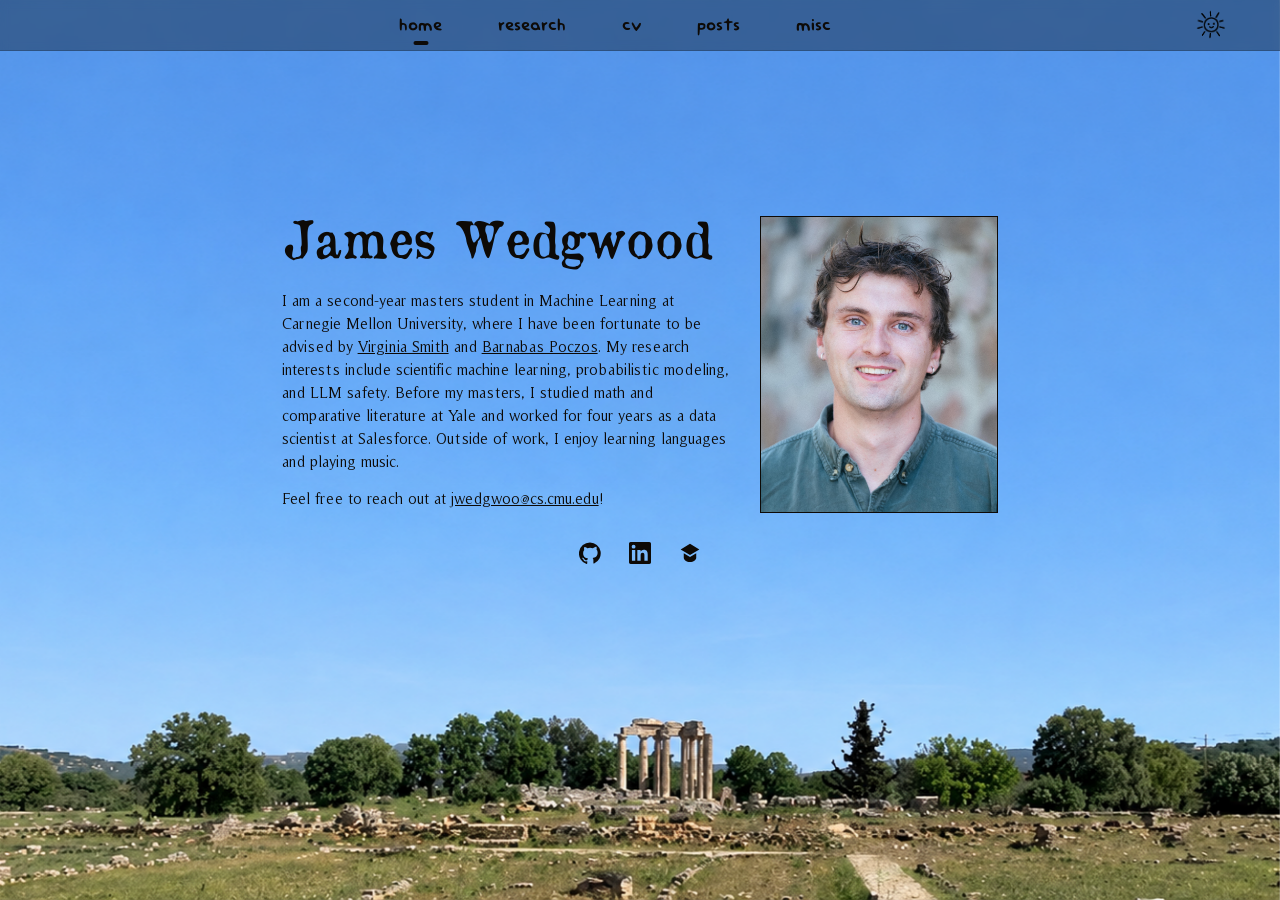
<file: index.html>
<!doctype html>
<html lang="en">
  <head>
    <meta charset="utf-8">
    <meta name="viewport" content="width=device-width, initial-scale=1">
    <title>James Wedgwood</title>
    <link rel="icon" href="images/icons/favicon.ico" sizes="any">
    <link rel="icon" type="image/png" href="images/icons/favicon.png">
    <link rel="stylesheet" href="styles.css">
    <meta name="google-site-verification" content="JQlSqmJNOlX6YoUoOSlQaS-0-WP0K-hkLyqN39aox_g" />
  </head>
  <body>
    <div class="background background-day" aria-hidden="true"></div>
    <div class="background background-night" aria-hidden="true"></div>

    <header class="site-header">
      <nav class="site-nav" aria-label="Primary navigation">
        <a class="nav-link glow-blue" href="index.html" aria-current="page">home</a>
        <a class="nav-link glow-yellow" href="research.html">research</a>
        <a class="nav-link glow-pink" href="james-wedgwood-cv-2026-09.pdf" target="_blank" rel="noopener" type="application/pdf">cv</a>
        <a class="nav-link glow-orange" href="posts.html">posts</a>
        <a class="nav-link glow-green" href="languages.html">misc</a>
      </nav>

      <button class="theme-toggle" type="button" aria-label="Switch to night mode" aria-pressed="false">
        <img class="theme-icon theme-icon-day" src="images/icons/sun-toggle.png" alt="">
        <img class="theme-icon theme-icon-night" src="images/icons/moon-toggle.png" alt="">
      </button>
    </header>

    <main class="home">
      <section class="intro" aria-labelledby="page-title">
        <img class="headshot" src="images/James%20Wedgwood.JPEG" alt="James Wedgwood">
        <h1 id="page-title">James Wedgwood</h1>
        <div class="intro-copy">
          <p>
            I am a second-year masters student in Machine Learning at Carnegie Mellon University,
            where I have been fortunate to be advised by <a href="https://www.cs.cmu.edu/~smithv/">Virginia Smith</a>
            and <a href="https://www.cs.cmu.edu/~bapoczos/">Barnabas Poczos</a>. My research interests include scientific machine learning,
            probabilistic modeling, and LLM safety. Before my masters, I studied math and comparative literature at Yale
            and worked for four years as a data scientist at Salesforce.
            Outside of work, I enjoy learning languages and playing music.
          </p>
          <p>
            Feel free to reach out at <a href="mailto:jwedgwoo@cs.cmu.edu">jwedgwoo@cs.cmu.edu</a>!
          </p>
        </div>

        <div class="social-links" aria-label="Social links">
          <a class="social-link" href="https://github.com/jtbwedgwood" aria-label="GitHub">
            <svg viewBox="0 0 24 24" aria-hidden="true">
              <path d="M12 .5A12 12 0 0 0 8.2 23.9c.6.1.8-.3.8-.6v-2.2c-3.3.7-4-1.4-4-1.4-.5-1.3-1.3-1.7-1.3-1.7-1.1-.7.1-.7.1-.7 1.2.1 1.8 1.2 1.8 1.2 1.1 1.8 2.8 1.3 3.5 1 .1-.8.4-1.3.8-1.6-2.6-.3-5.4-1.3-5.4-5.9 0-1.3.5-2.4 1.2-3.2-.1-.3-.5-1.6.1-3.2 0 0 1-.3 3.3 1.2a11.4 11.4 0 0 1 6 0C18 4.8 19 5.1 19 5.1c.6 1.6.2 2.9.1 3.2.8.8 1.2 1.9 1.2 3.2 0 4.6-2.8 5.6-5.4 5.9.4.4.8 1.1.8 2.2v3.3c0 .3.2.7.8.6A12 12 0 0 0 12 .5Z"></path>
            </svg>
          </a>
          <a class="social-link" href="https://www.linkedin.com/in/james-wedgwood-a97592157/" aria-label="LinkedIn">
            <svg viewBox="0 0 24 24" aria-hidden="true">
              <path d="M20.4 20.4h-3.6v-5.7c0-1.4 0-3.1-1.9-3.1s-2.2 1.5-2.2 3v5.8H9.1V8.8h3.5v1.6h.1a3.8 3.8 0 0 1 3.4-1.9c3.7 0 4.3 2.4 4.3 5.5v6.4ZM5 7.2a2.1 2.1 0 1 1 0-4.2 2.1 2.1 0 0 1 0 4.2Zm1.8 13.2H3.2V8.8h3.6v11.6ZM22.2 0H1.8C.8 0 0 .8 0 1.8v20.4C0 23.2.8 24 1.8 24h20.4c1 0 1.8-.8 1.8-1.8V1.8c0-1-.8-1.8-1.8-1.8Z"></path>
            </svg>
          </a>
          <a class="social-link" href="https://scholar.google.com/citations?hl=en&amp;user=WwxrjTkAAAAJ" aria-label="Google Scholar">
            <svg viewBox="0 0 24 24" aria-hidden="true">
              <path d="M12 2 1.8 8.1 12 14.2l10.2-6.1L12 2Zm0 14.4L5.2 12.3v4.5c0 2.7 3 4.9 6.8 4.9s6.8-2.2 6.8-4.9v-4.5L12 16.4Z"></path>
            </svg>
          </a>
        </div>
      </section>
    </main>

    <script src="script.js"></script>
  </body>
</html>
</file>
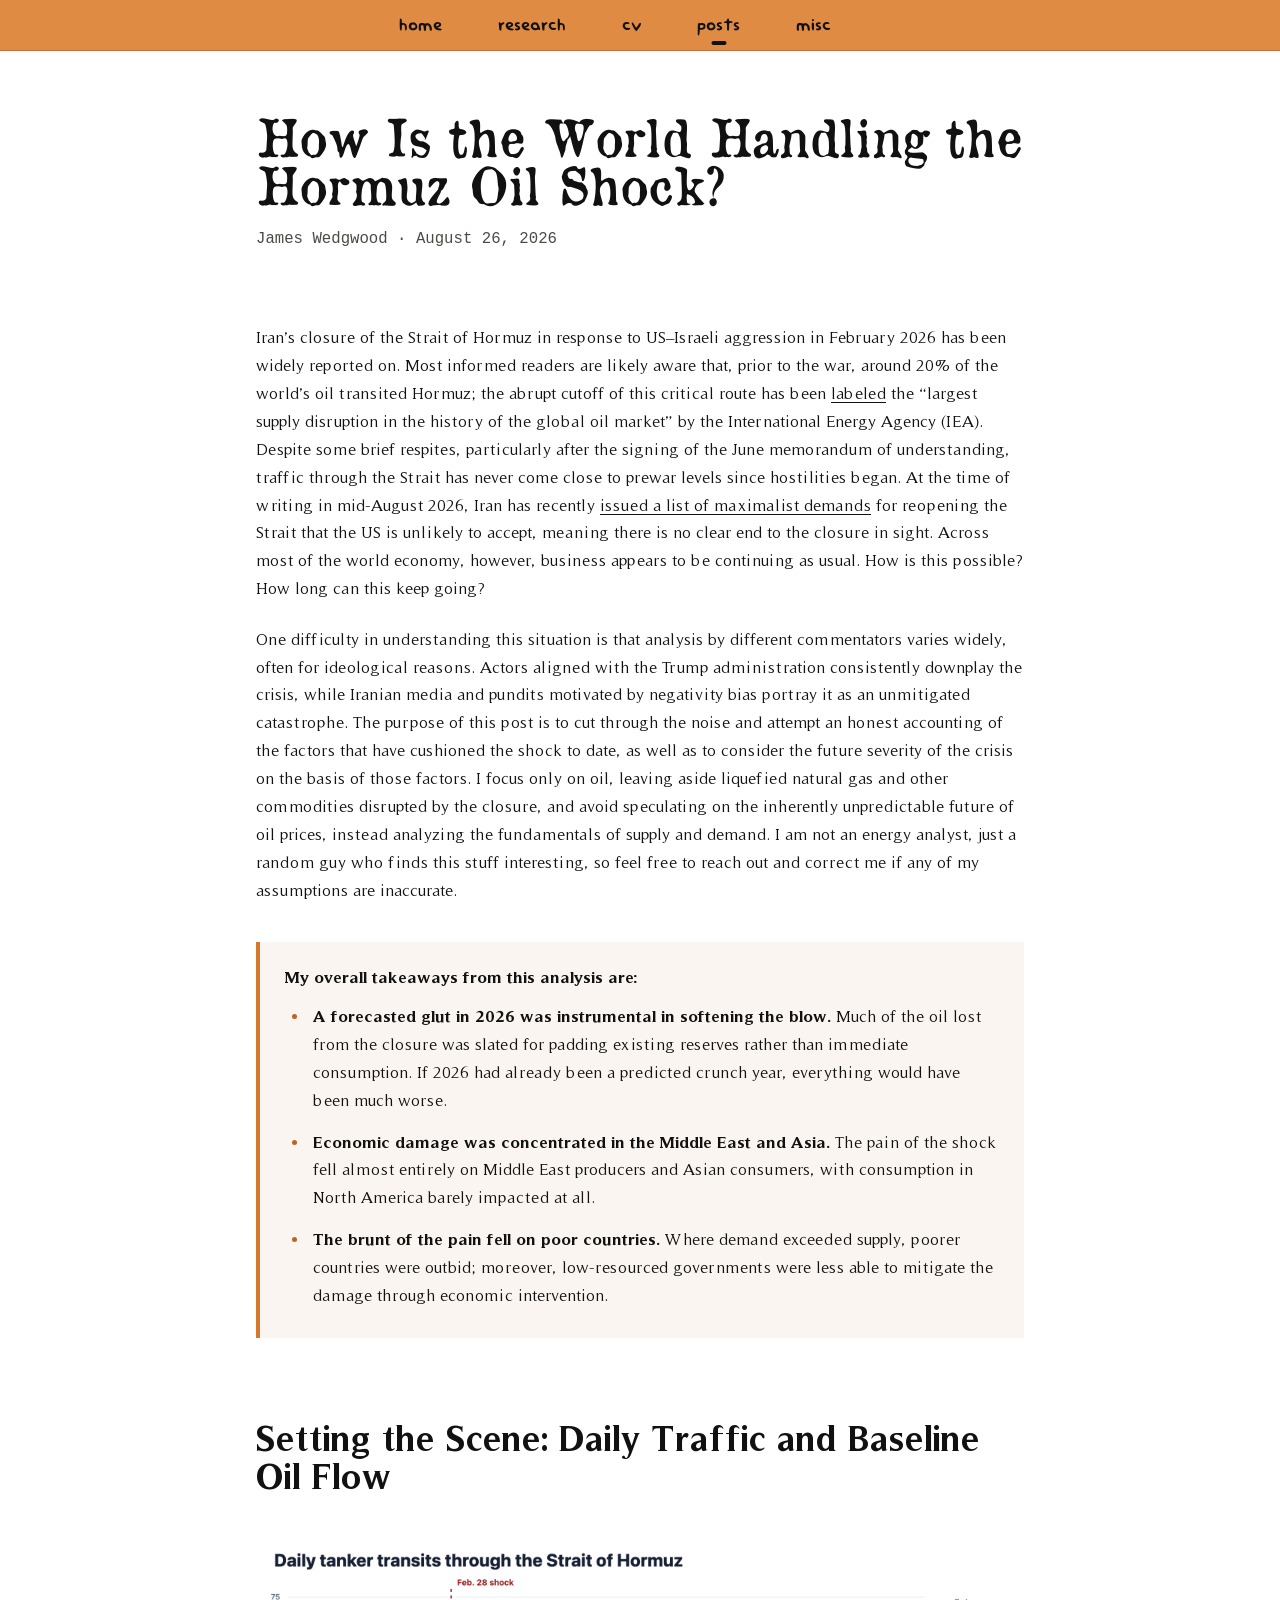
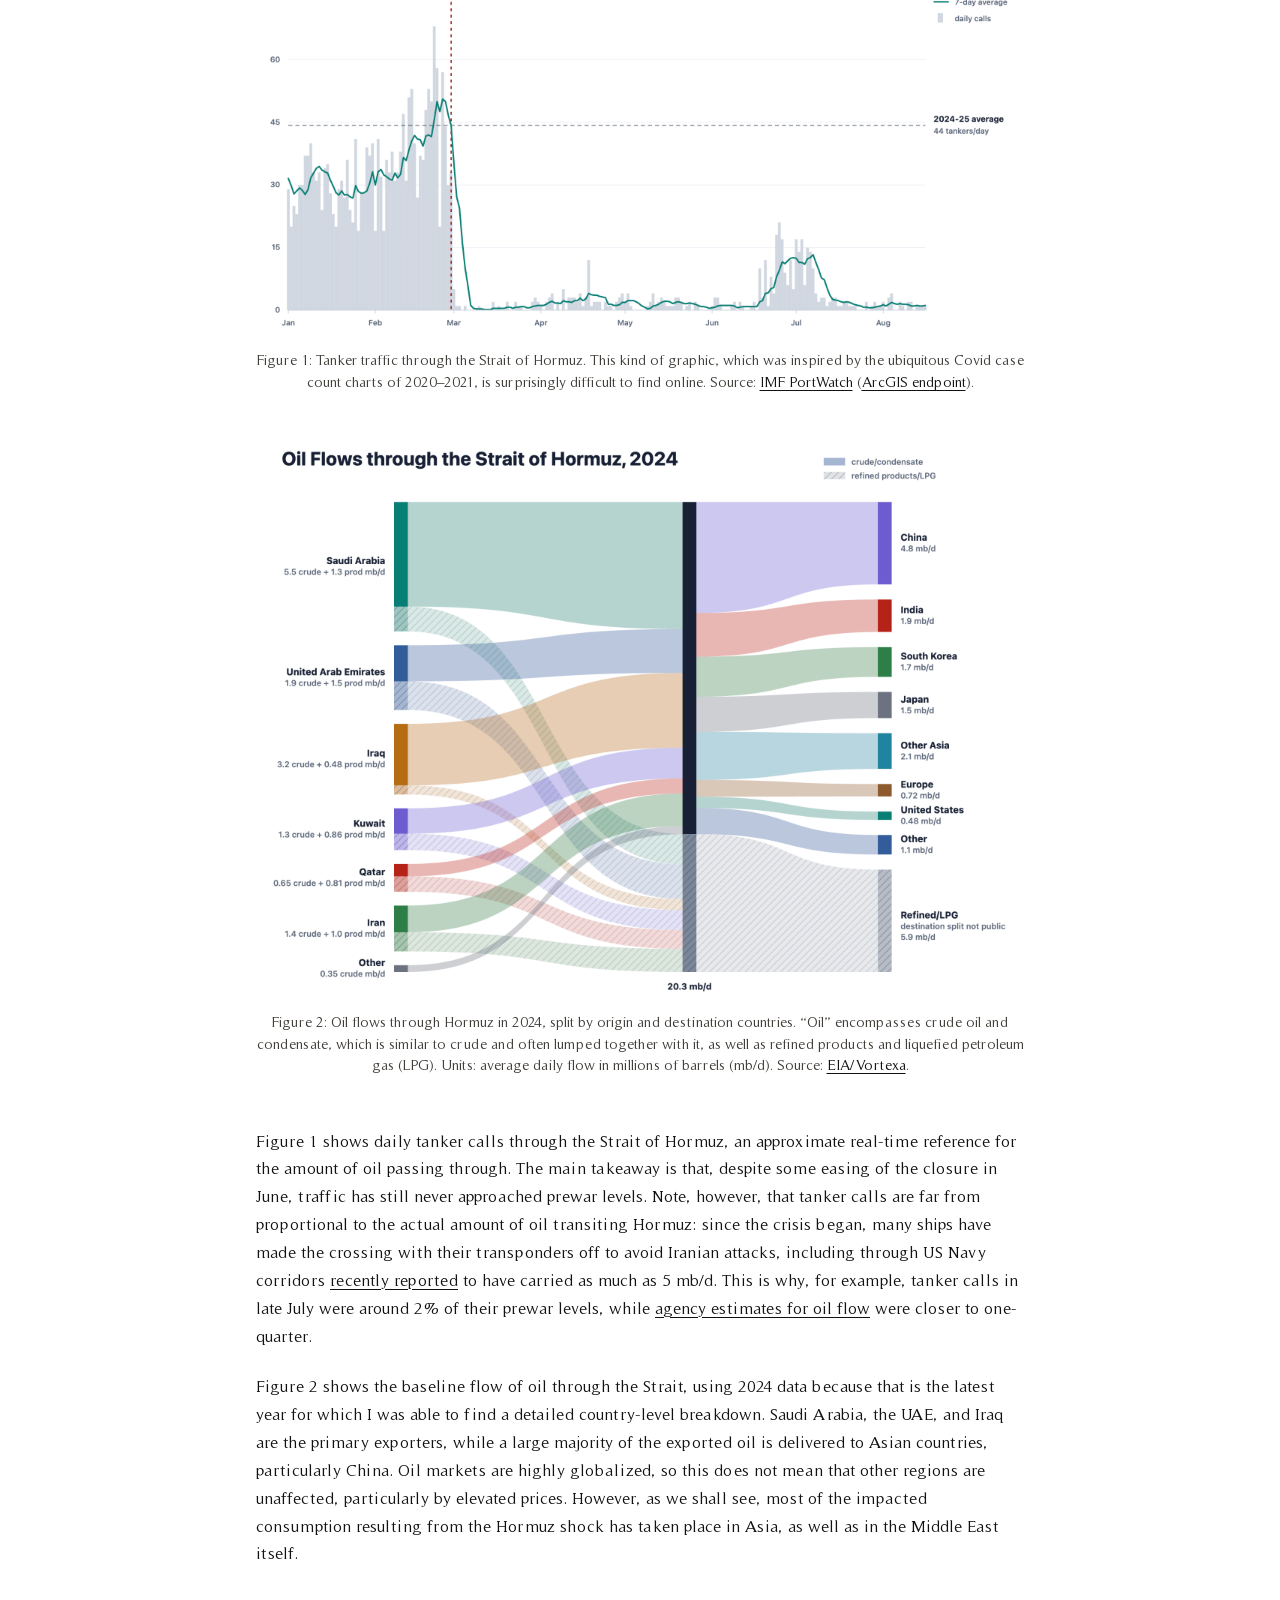
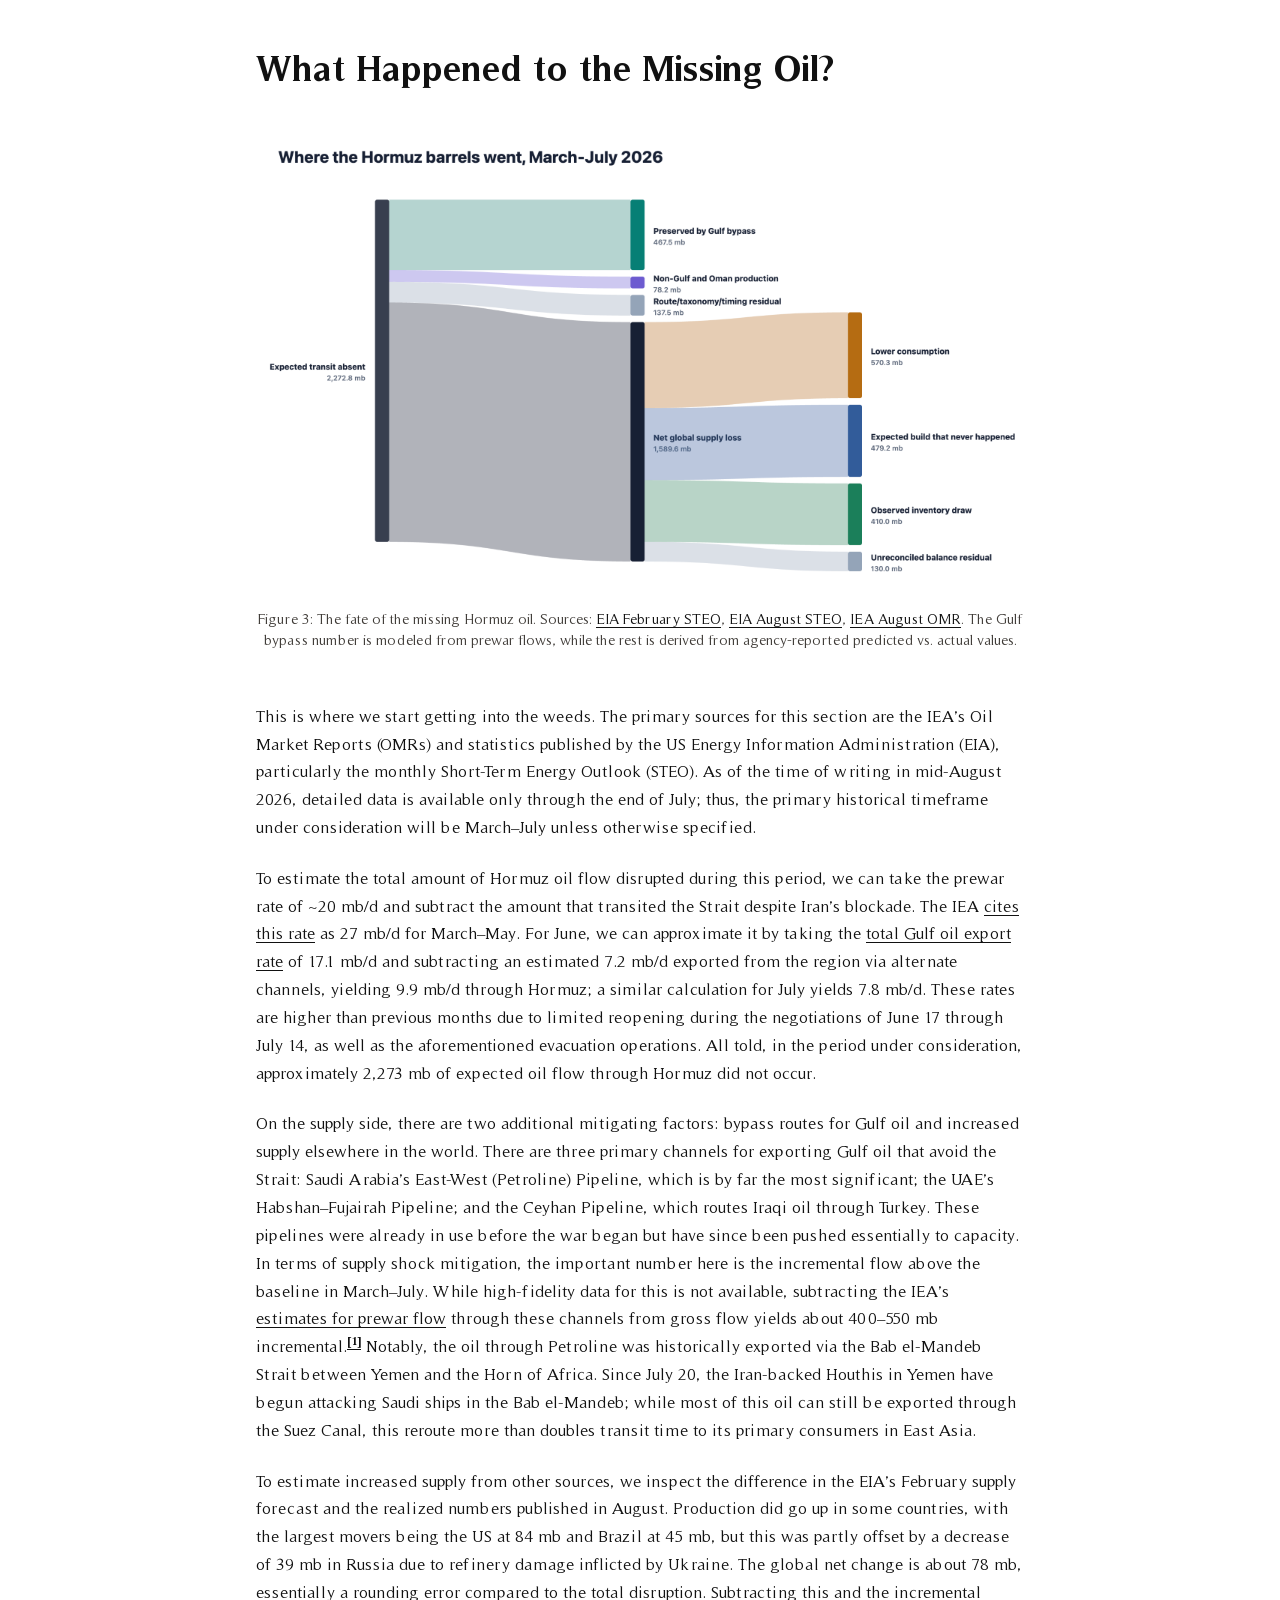
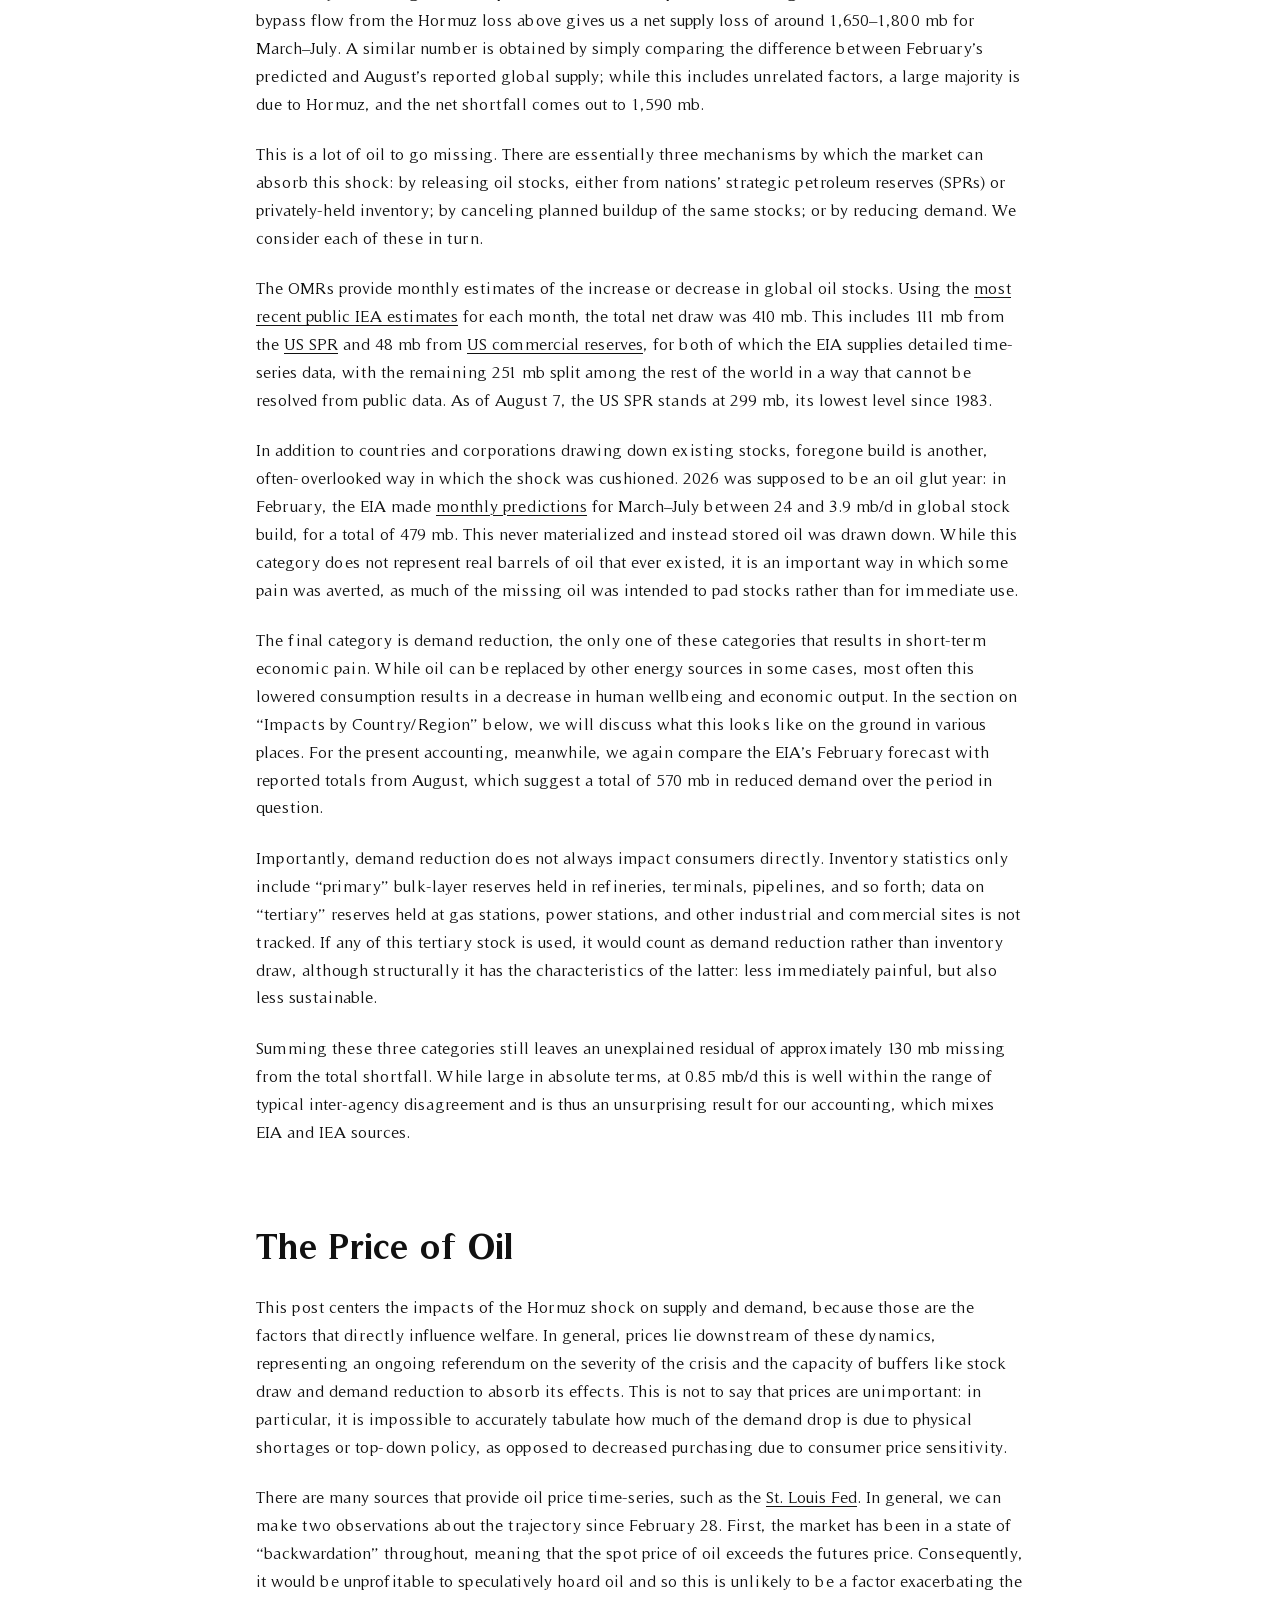
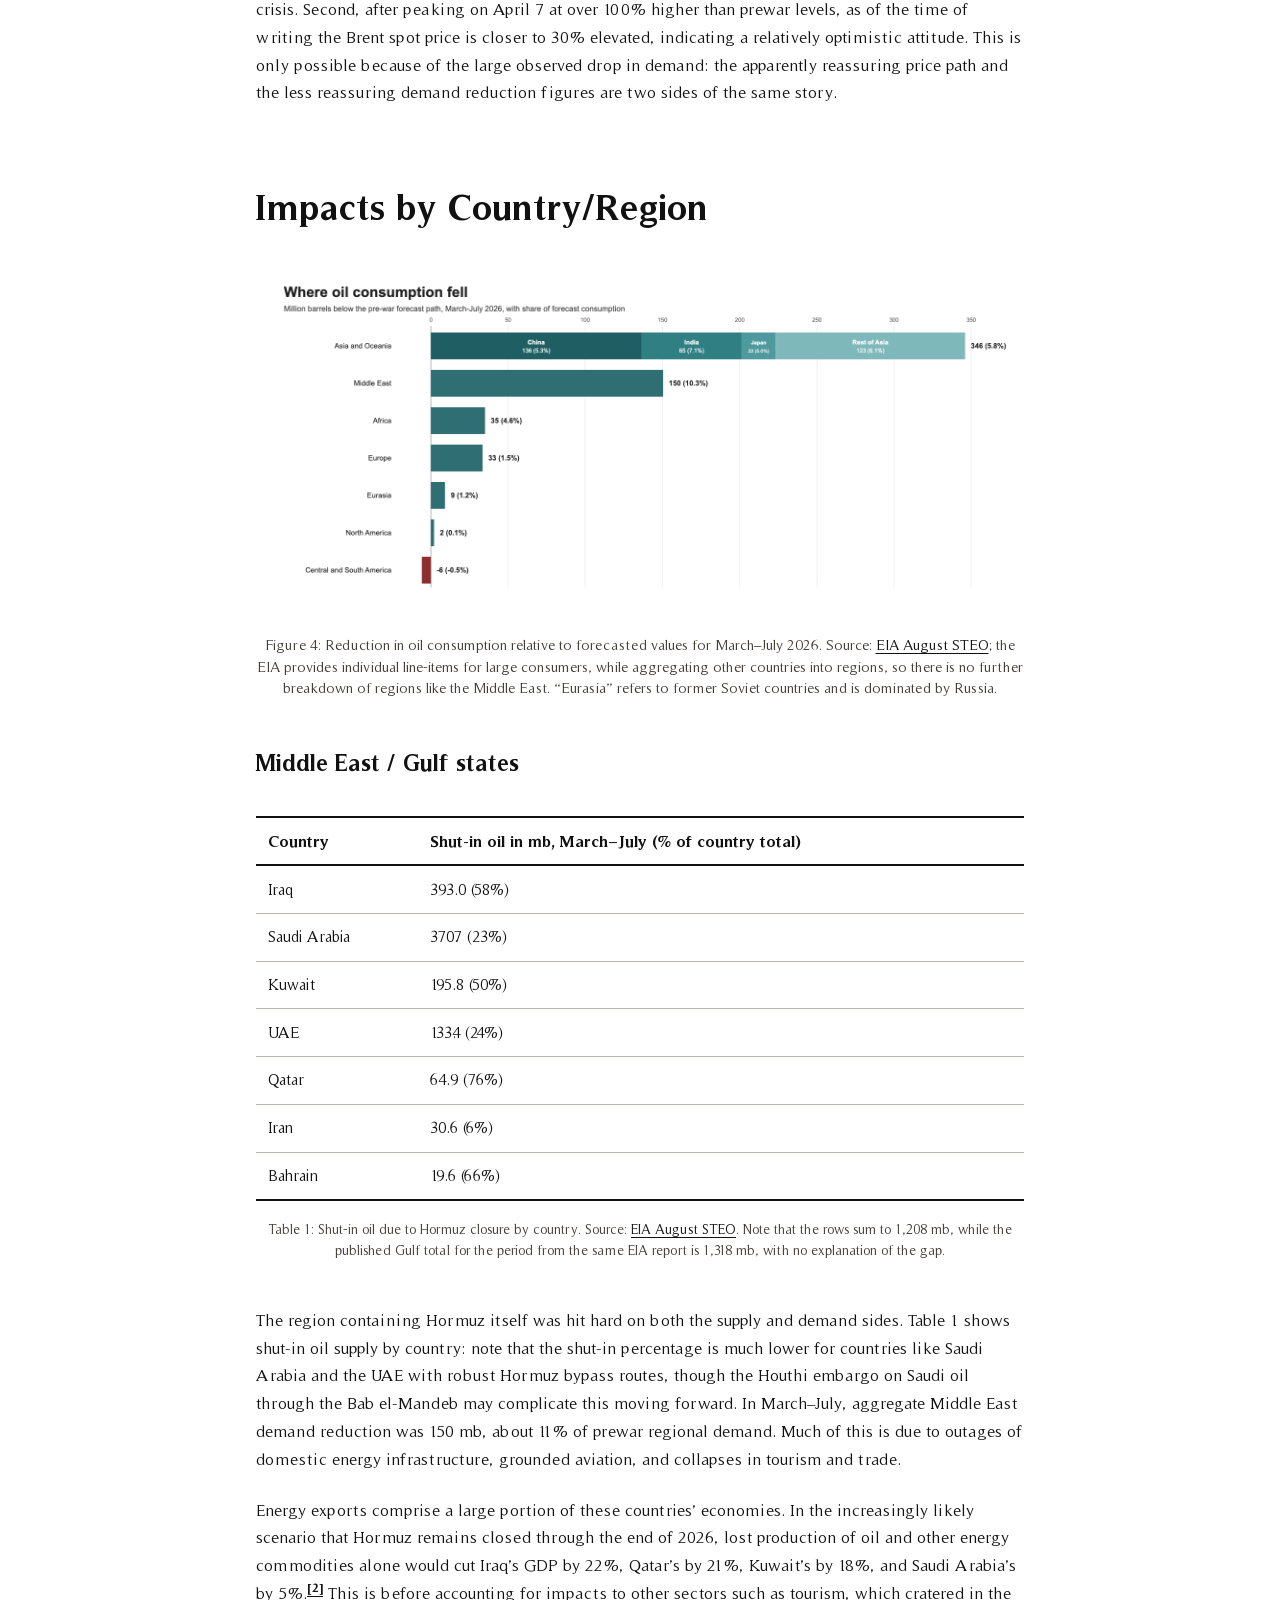
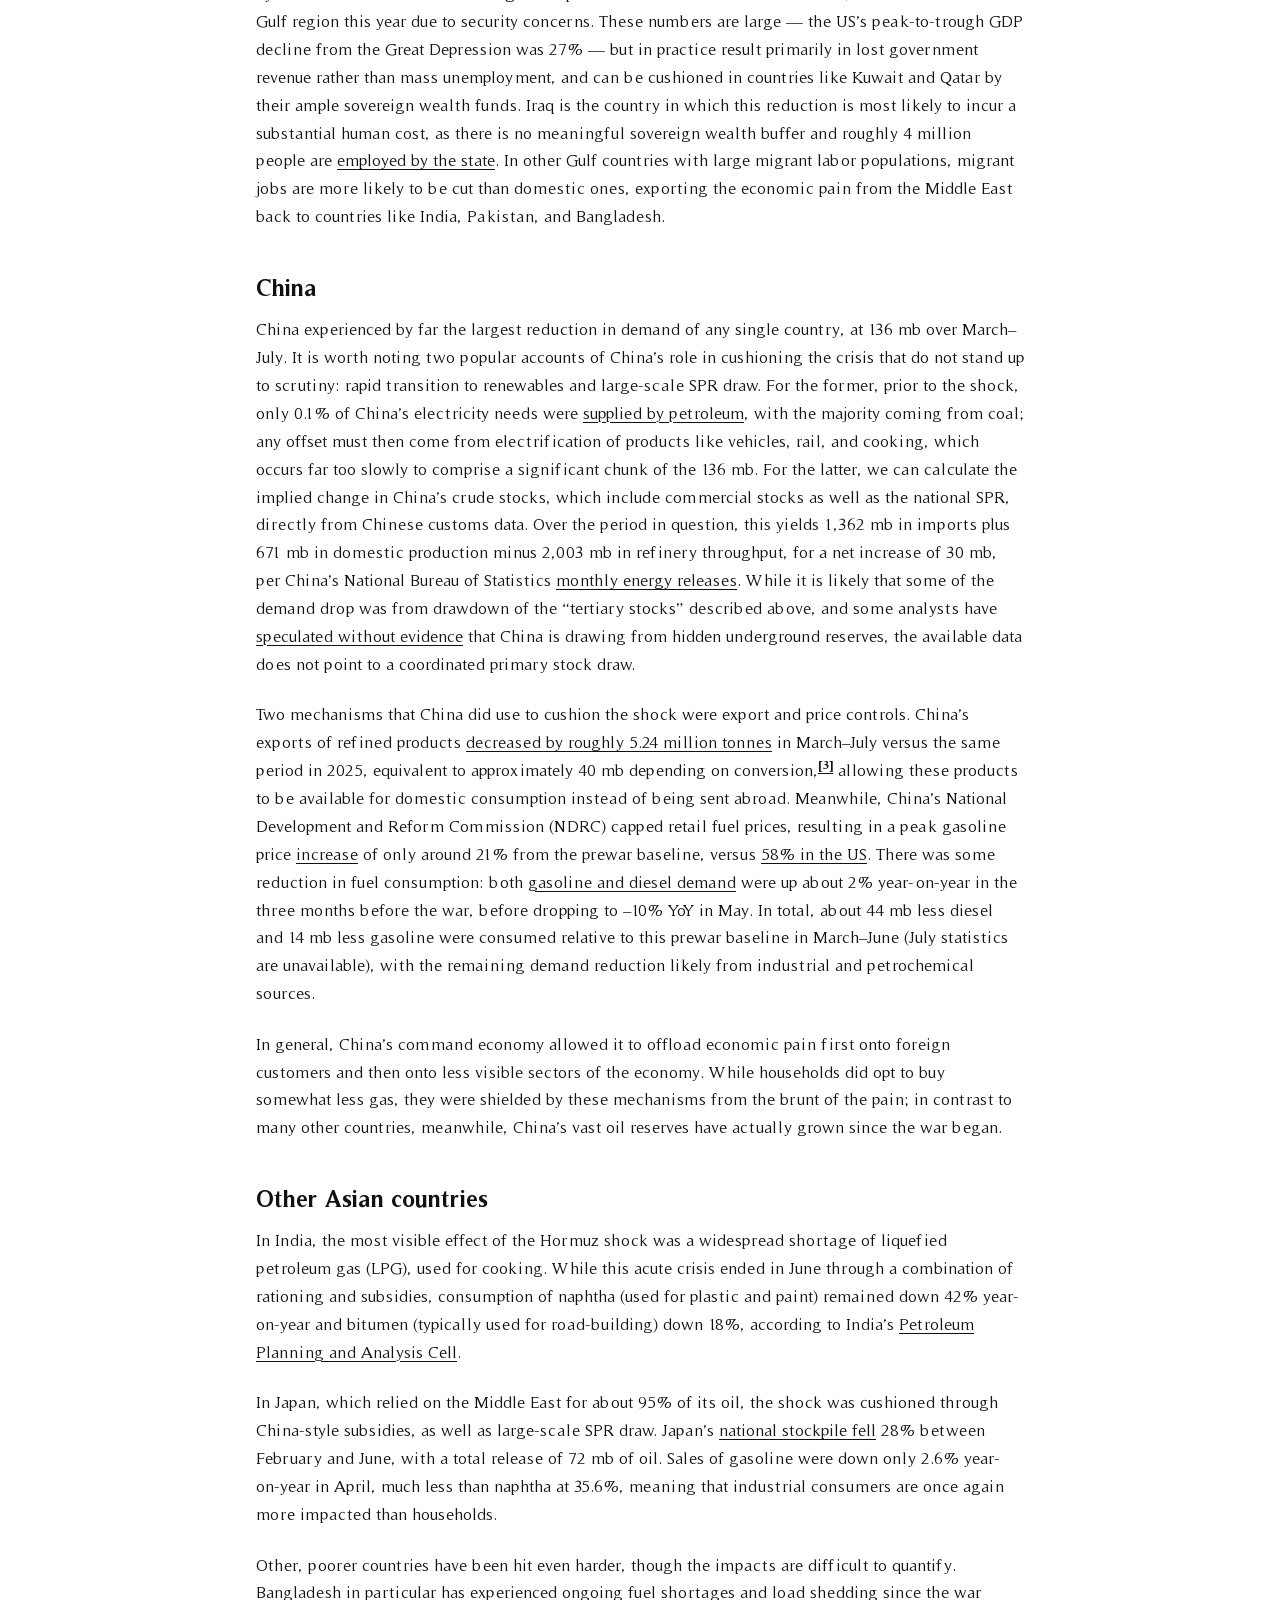
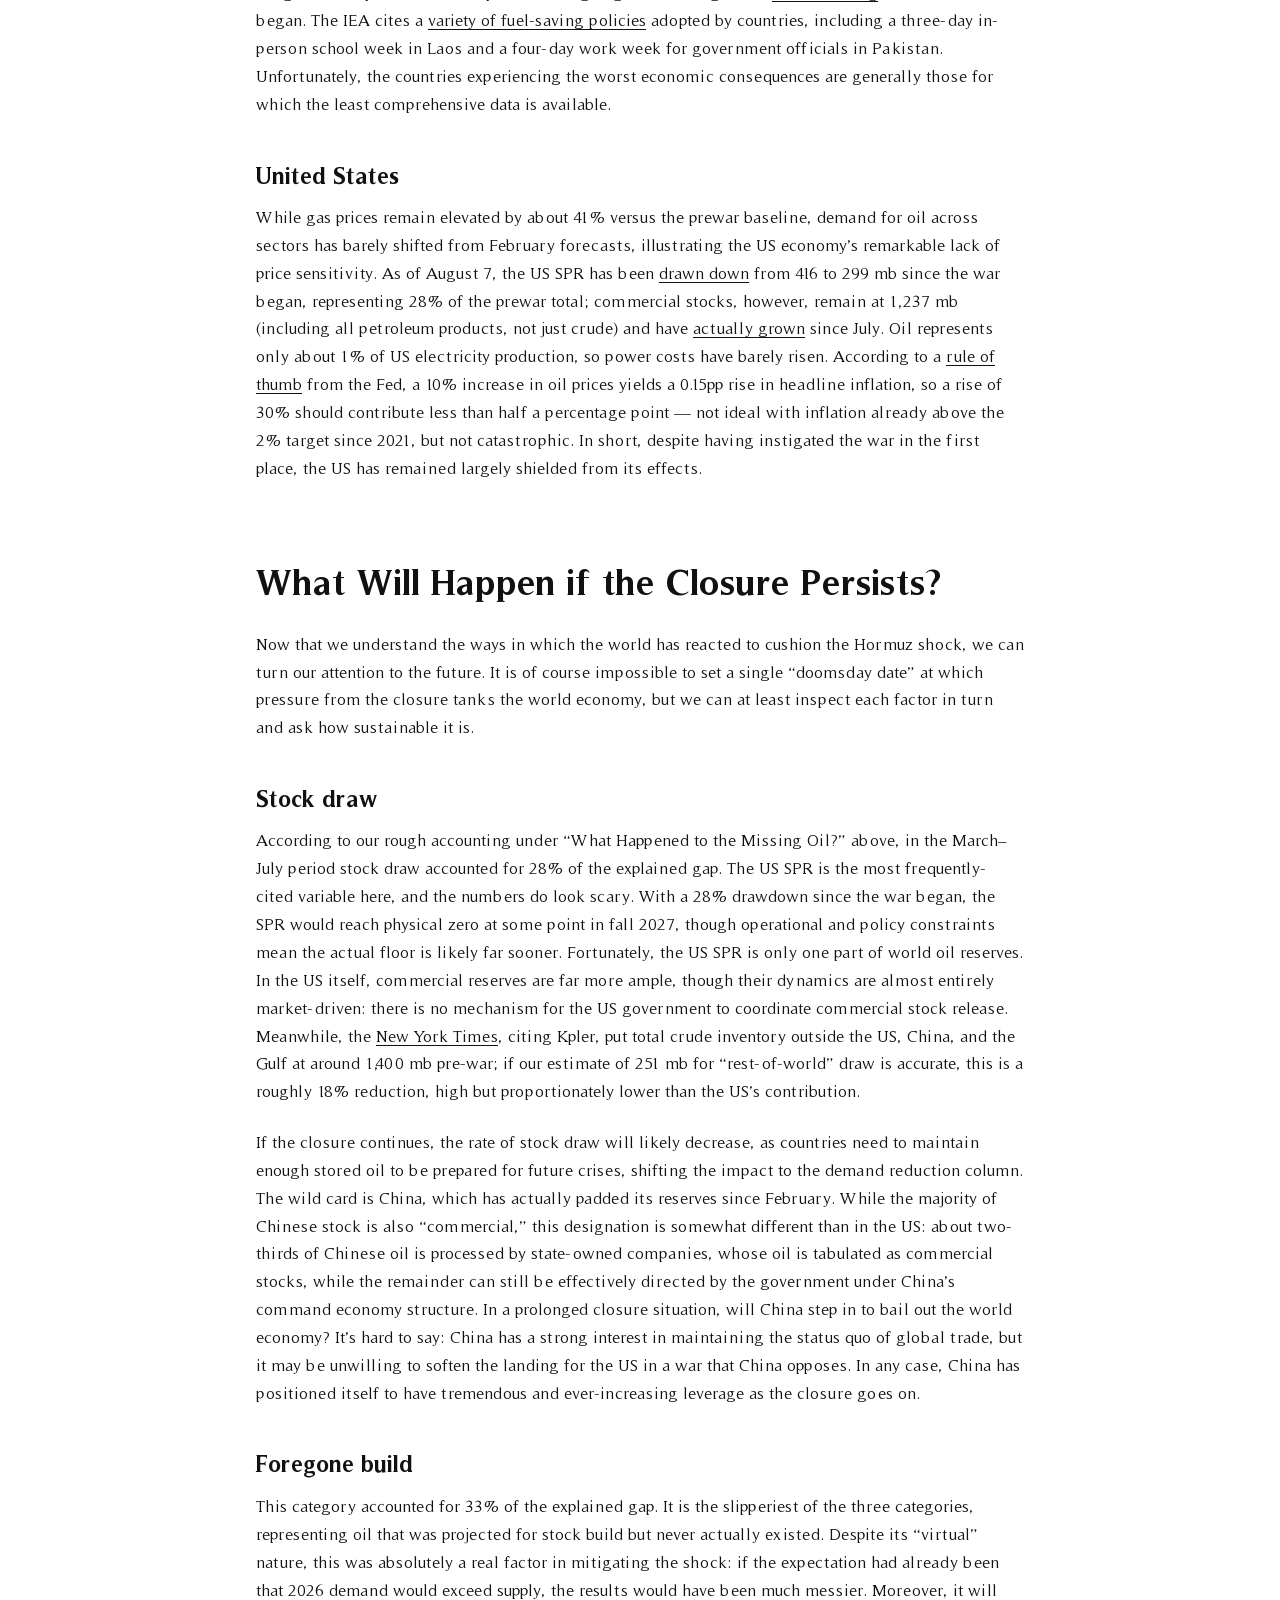
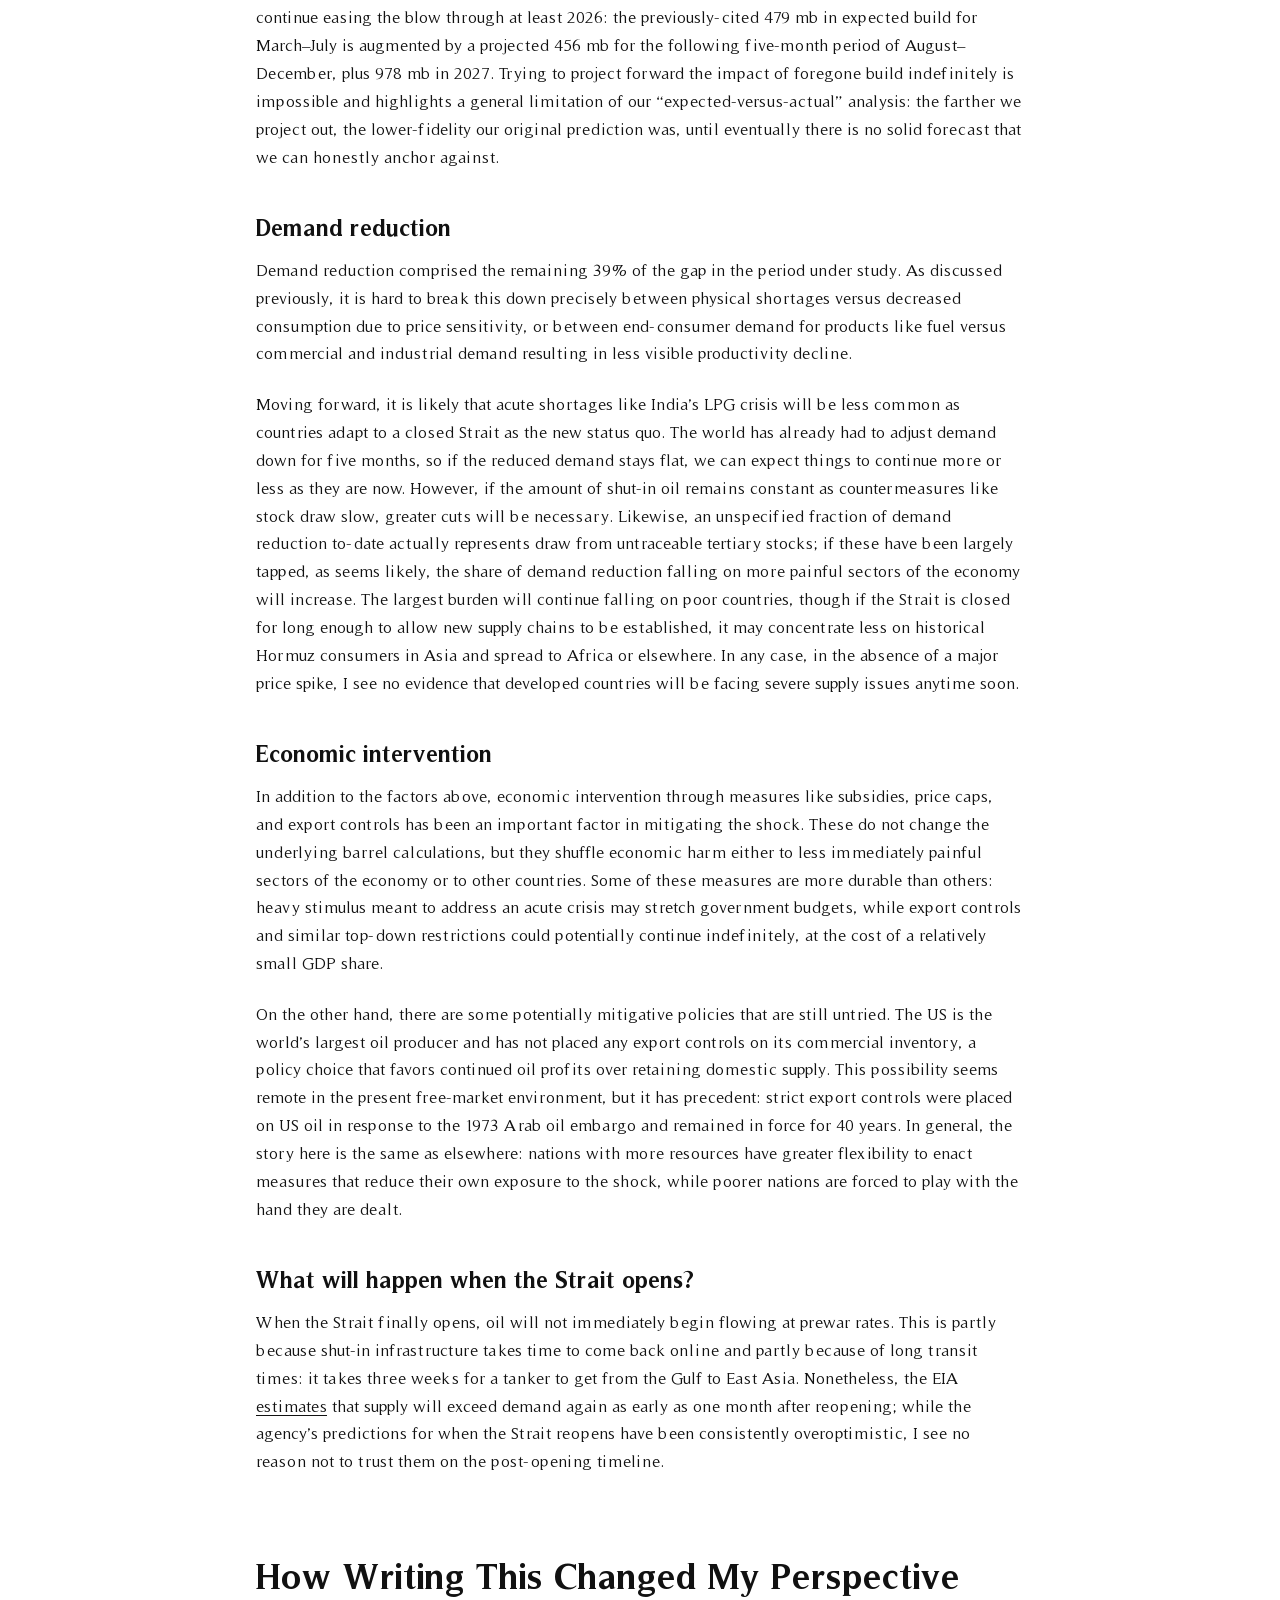
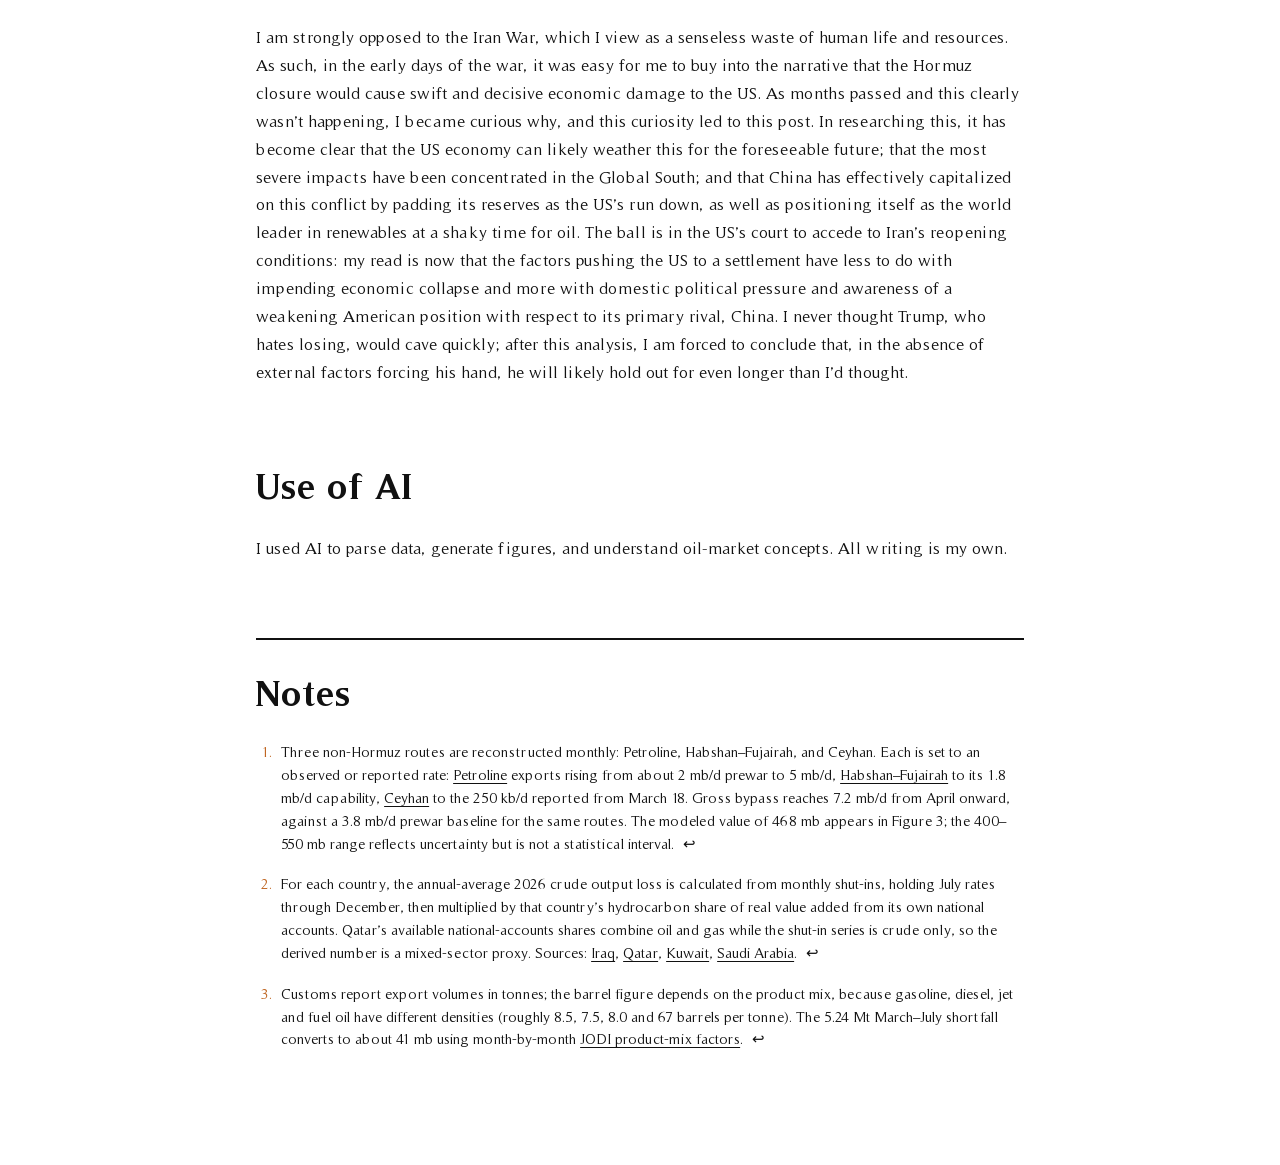
<file: hormuz-oil-shock.html>
<!doctype html>
<html lang="en">
  <head>
    <meta charset="utf-8">
    <meta name="viewport" content="width=device-width, initial-scale=1">
    <meta http-equiv="refresh" content="0; url=posts/hormuz-oil-shock.html">
    <link rel="canonical" href="posts/hormuz-oil-shock.html">
    <title>Post moved | James Wedgwood</title>
    <script>location.replace("posts/hormuz-oil-shock.html" + location.search + location.hash);</script>
  </head>
  <body>
    <p>This post has moved to <a href="posts/hormuz-oil-shock.html">How Is the World Handling the Hormuz Oil Shock?</a>.</p>
  </body>
</html>
</file>
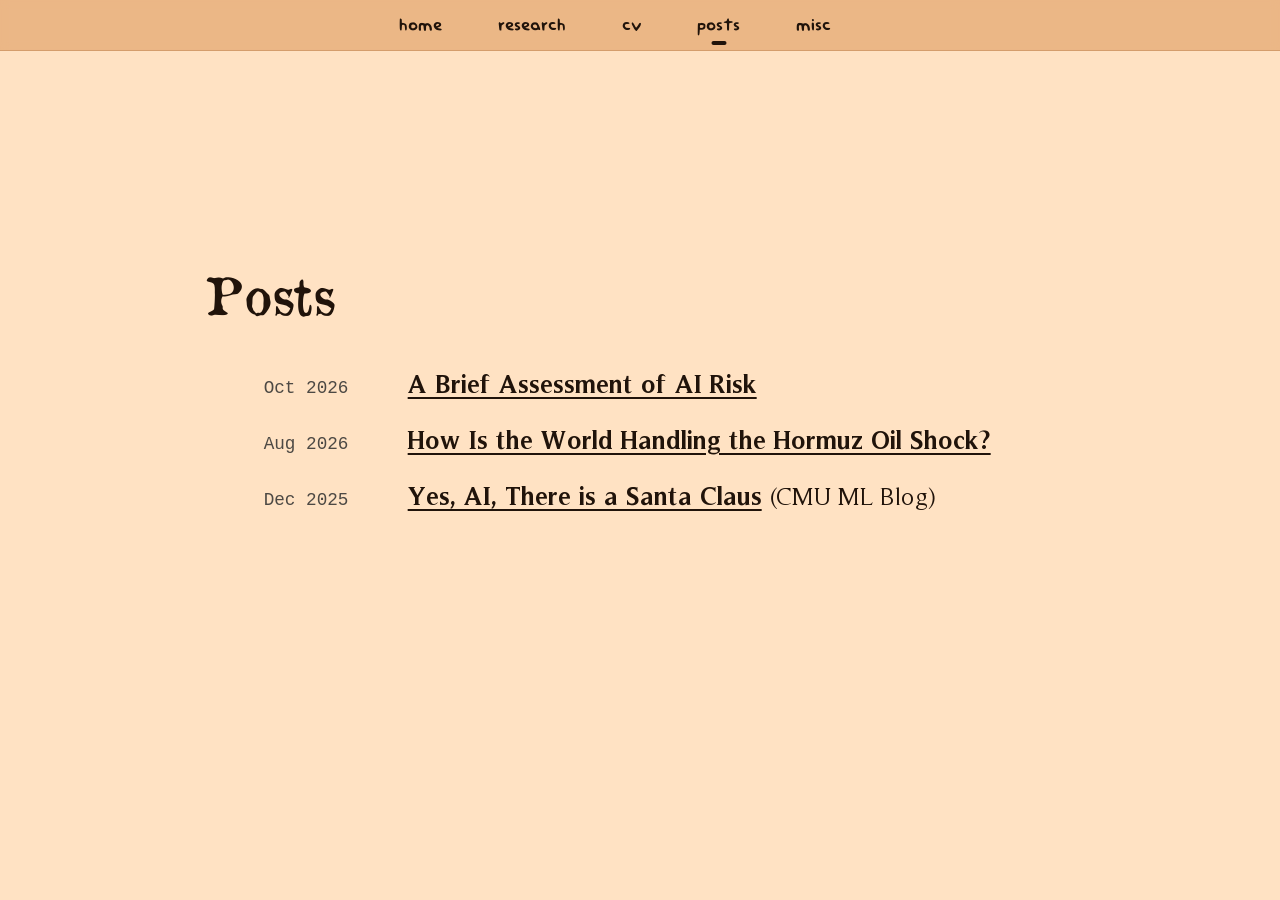
<file: posts.html>
<!doctype html>
<html lang="en">
  <head>
    <meta charset="utf-8">
    <meta name="viewport" content="width=device-width, initial-scale=1">
    <title>Posts | James Wedgwood</title>
    <link rel="icon" href="images/icons/favicon.ico" sizes="any">
    <link rel="icon" type="image/png" href="images/icons/favicon.png">
    <link rel="stylesheet" href="styles.css">
  </head>
  <body class="posts-page">
    <header class="site-header">
      <nav class="site-nav" aria-label="Primary navigation">
        <a class="nav-link glow-blue" href="index.html">home</a>
        <a class="nav-link glow-yellow" href="research.html">research</a>
        <a class="nav-link glow-pink" href="james-wedgwood-cv-2026-09.pdf" target="_blank" rel="noopener" type="application/pdf">cv</a>
        <a class="nav-link glow-orange" href="posts.html" aria-current="page">posts</a>
        <a class="nav-link glow-green" href="languages.html">misc</a>
      </nav>
    </header>

    <main class="posts-shell">
      <section class="posts-panel" aria-labelledby="posts-title">
        <h1 id="posts-title">Posts</h1>
        <div class="post-list">
          <article class="post-row">
            <time datetime="2026-10">Oct 2026</time>
            <div class="post-main">
              <a class="post-title" href="posts/ai-risk.html">A Brief Assessment of AI Risk</a>
            </div>
          </article>
          <article class="post-row">
            <time datetime="2026-08">Aug 2026</time>
            <div class="post-main">
              <a class="post-title" href="posts/hormuz-oil-shock.html">How Is the World Handling the Hormuz Oil Shock?</a>
            </div>
          </article>
          <article class="post-row">
            <time datetime="2025-12">Dec 2025</time>
            <div class="post-main">
              <a class="post-title" href="https://blog.ml.cmu.edu/2025/12/23/is-santa-real/" target="_blank" rel="noopener">Yes, AI, There is a Santa Claus</a>
              <span class="post-source">(CMU ML Blog)</span>
            </div>
          </article>
        </div>
      </section>
    </main>
  </body>
</html>
</file>
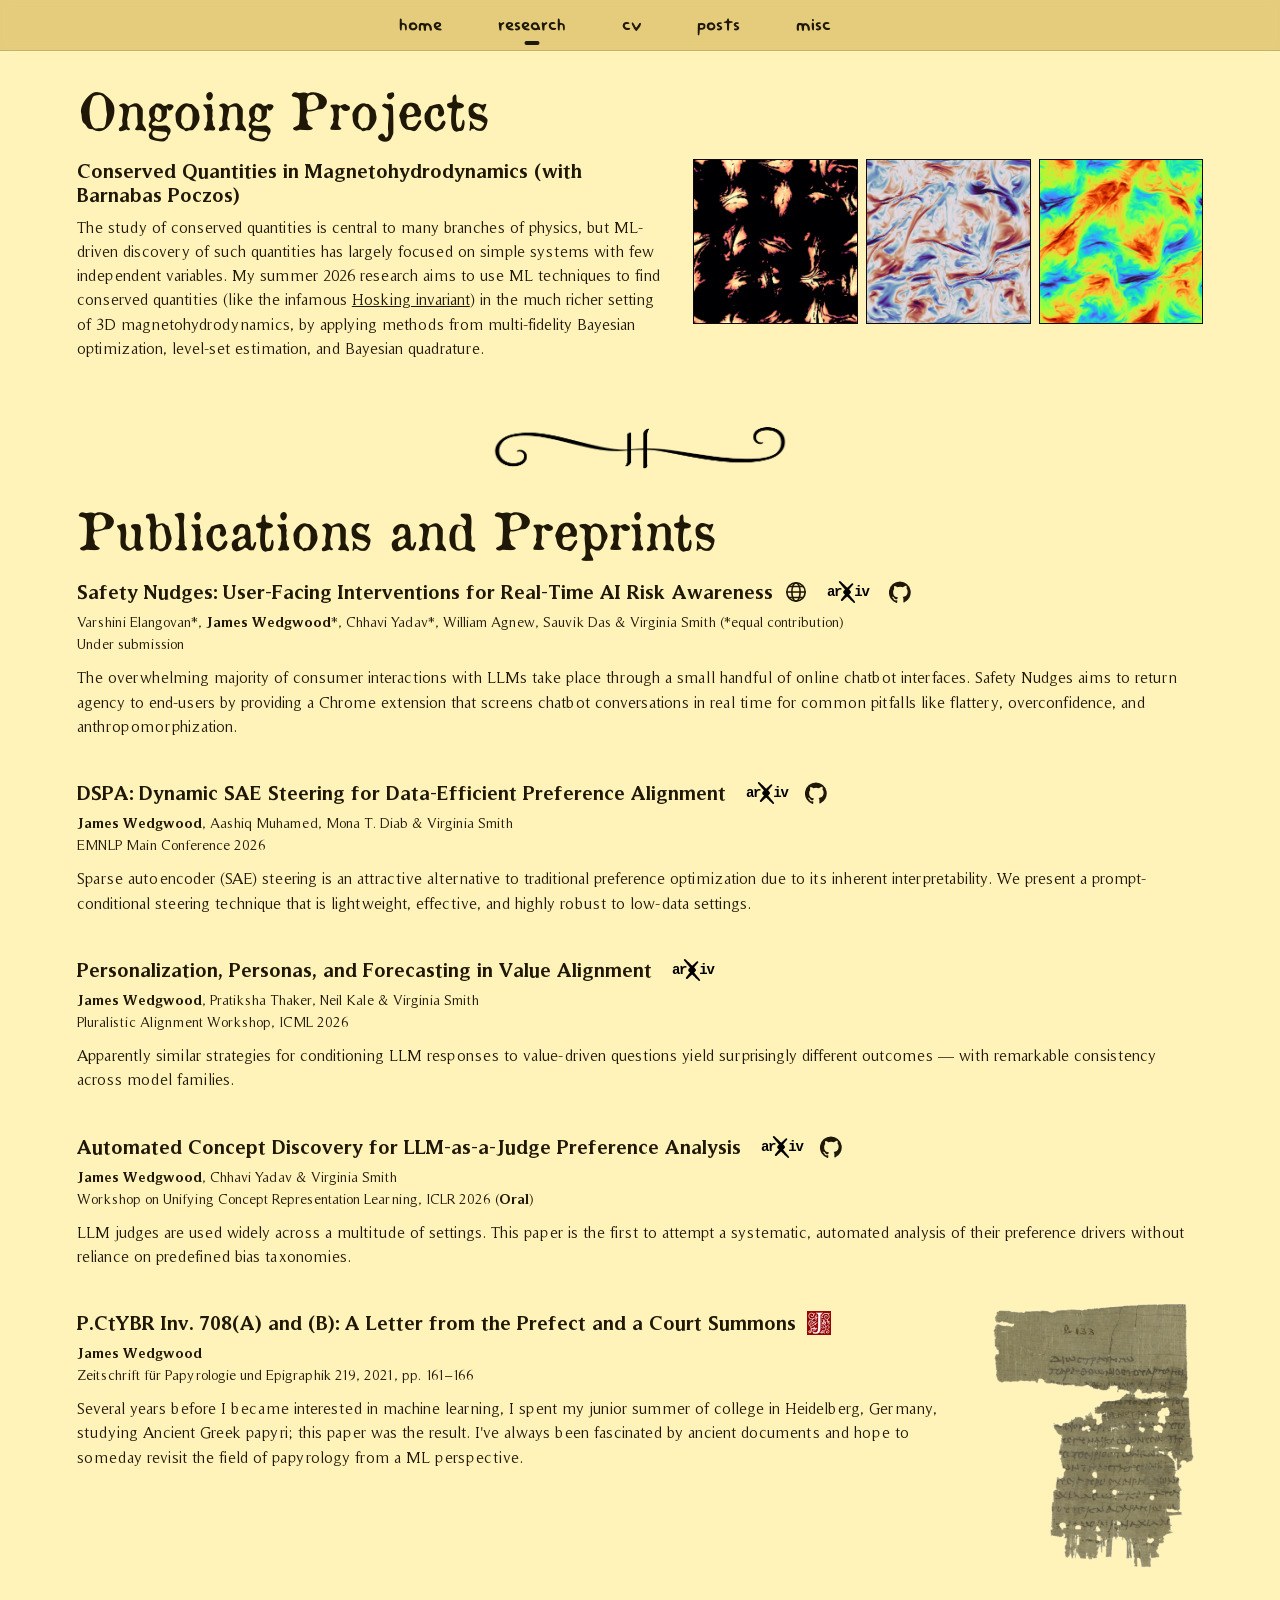
<file: research.html>
<!doctype html>
<html lang="en">
  <head>
    <meta charset="utf-8">
    <meta name="viewport" content="width=device-width, initial-scale=1">
    <title>Research | James Wedgwood</title>
    <link rel="icon" href="images/icons/favicon.ico" sizes="any">
    <link rel="icon" type="image/png" href="images/icons/favicon.png">
    <link rel="stylesheet" href="styles.css">
  </head>
  <body class="research-page">
    <header class="site-header">
      <nav class="site-nav" aria-label="Primary navigation">
        <a class="nav-link glow-blue" href="index.html">home</a>
        <a class="nav-link glow-yellow" href="research.html" aria-current="page">research</a>
        <a class="nav-link glow-pink" href="james-wedgwood-cv-2026-09.pdf" target="_blank" rel="noopener" type="application/pdf">cv</a>
        <a class="nav-link glow-orange" href="posts.html">posts</a>
        <a class="nav-link glow-green" href="languages.html">misc</a>
      </nav>
    </header>

    <main class="research-shell">
      <section class="research-section" aria-labelledby="ongoing-projects">
        <h1 id="ongoing-projects">Ongoing Projects</h1>

        <article class="research-entry">
          <figure class="media-strip" aria-label="Magnetohydrodynamics simulation slices">
            <img src="images/mhd/mhd1024_256_pressure_as_rho_slice.webp" alt="Magnetohydrodynamics density pressure slice">
            <img src="images/mhd/mhd1024_256_B_x_slice.webp" alt="Magnetohydrodynamics magnetic field x slice">
            <img src="images/mhd/mhd1024_256_u_x_slice.webp" alt="Magnetohydrodynamics velocity x slice">
          </figure>
          <h2>Conserved Quantities in Magnetohydrodynamics (with Barnabas Poczos)</h2>
          <p class="research-copy">
            The study of conserved quantities is central to many branches of physics, but ML-driven discovery of
            such quantities has largely focused on simple systems with few independent variables. My summer 2026 research
            aims to use ML techniques to find conserved quantities (like the infamous <a href="https://arxiv.org/abs/2012.01393">Hosking invariant</a>)
            in the much richer setting of 3D magnetohydrodynamics, by applying methods from multi-fidelity
            Bayesian optimization, level-set estimation, and Bayesian quadrature.
          </p>
        </article>
      </section>

      <img class="section-delimiter" src="images/delimiter.png" alt="" aria-hidden="true">

      <section class="research-section publications" aria-labelledby="publications">
        <h1 id="publications">Publications and Preprints</h1>

        <article class="publication-entry">
          <div class="publication-heading">
            <h2>Safety Nudges: User-Facing Interventions for Real-Time AI Risk Awareness</h2>
            <div class="publication-links safety-nudges-links" aria-label="Publication links">
              <a class="social-link" href="https://open-reflection.com/" aria-label="Website">
                <svg viewBox="0 0 24 24" aria-hidden="true">
                  <g fill="none" stroke="currentColor" stroke-width="1.8" stroke-linecap="round" stroke-linejoin="round">
                    <circle cx="12" cy="12" r="10"></circle>
                    <ellipse cx="12" cy="12" rx="4.5" ry="10"></ellipse>
                    <path d="M2 12h20M4 6h16M4 18h16"></path>
                  </g>
                </svg>
              </a>
              <a class="social-link arxiv-link" href="https://arxiv.org/pdf/2609.26865" aria-label="arXiv">
                <span class="arxiv-wordmark" aria-hidden="true">
                  <span>ar</span><img src="images/icons/arxiv-x.svg" alt=""><span>iv</span>
                </span>
              </a>
              <a class="social-link" href="https://github.com/jtbwedgwood/safety-nudges" aria-label="GitHub">
                <svg viewBox="0 0 24 24" aria-hidden="true">
                  <path d="M12 .5A12 12 0 0 0 8.2 23.9c.6.1.8-.3.8-.6v-2.2c-3.3.7-4-1.4-4-1.4-.5-1.3-1.3-1.7-1.3-1.7-1.1-.7.1-.7.1-.7 1.2.1 1.8 1.2 1.8 1.2 1.1 1.8 2.8 1.3 3.5 1 .1-.8.4-1.3.8-1.6-2.6-.3-5.4-1.3-5.4-5.9 0-1.3.5-2.4 1.2-3.2-.1-.3-.5-1.6.1-3.2 0 0 1-.3 3.3 1.2a11.4 11.4 0 0 1 6 0C18 4.8 19 5.1 19 5.1c.6 1.6.2 2.9.1 3.2.8.8 1.2 1.9 1.2 3.2 0 4.6-2.8 5.6-5.4 5.9.4.4.8 1.1.8 2.2v3.3c0 .3.2.7.8.6A12 12 0 0 0 12 .5Z"></path>
                </svg>
              </a>
            </div>
          </div>
          <p class="byline">Varshini Elangovan*, <strong>James Wedgwood</strong>*, Chhavi Yadav*, William Agnew, Sauvik Das &amp; Virginia Smith (*equal contribution)</p>
          <p class="venue">Under submission</p>
          <p class="research-copy">
            The overwhelming majority of consumer interactions with LLMs take place through a small handful of online chatbot interfaces.
            Safety Nudges aims to return agency to end-users by providing a Chrome extension that screens chatbot conversations
            in real time for common pitfalls like flattery, overconfidence, and anthropomorphization.
          </p>
        </article>

        <article class="publication-entry">
          <div class="publication-heading">
            <h2>DSPA: Dynamic SAE Steering for Data-Efficient Preference Alignment</h2>
            <div class="publication-links" aria-label="Publication links">
              <a class="social-link arxiv-link" href="https://arxiv.org/abs/2603.21461" aria-label="arXiv">
                <span class="arxiv-wordmark" aria-hidden="true">
                  <span>ar</span><img src="images/icons/arxiv-x.svg" alt=""><span>iv</span>
                </span>
              </a>
              <a class="social-link" href="https://github.com/jtbwedgwood/dspa" aria-label="GitHub">
                <svg viewBox="0 0 24 24" aria-hidden="true">
                  <path d="M12 .5A12 12 0 0 0 8.2 23.9c.6.1.8-.3.8-.6v-2.2c-3.3.7-4-1.4-4-1.4-.5-1.3-1.3-1.7-1.3-1.7-1.1-.7.1-.7.1-.7 1.2.1 1.8 1.2 1.8 1.2 1.1 1.8 2.8 1.3 3.5 1 .1-.8.4-1.3.8-1.6-2.6-.3-5.4-1.3-5.4-5.9 0-1.3.5-2.4 1.2-3.2-.1-.3-.5-1.6.1-3.2 0 0 1-.3 3.3 1.2a11.4 11.4 0 0 1 6 0C18 4.8 19 5.1 19 5.1c.6 1.6.2 2.9.1 3.2.8.8 1.2 1.9 1.2 3.2 0 4.6-2.8 5.6-5.4 5.9.4.4.8 1.1.8 2.2v3.3c0 .3.2.7.8.6A12 12 0 0 0 12 .5Z"></path>
                </svg>
              </a>
            </div>
          </div>
          <p class="byline"><strong>James Wedgwood</strong>, Aashiq Muhamed, Mona T. Diab &amp; Virginia Smith</p>
          <p class="venue">EMNLP Main Conference 2026</p>
          <p class="research-copy">
            Sparse autoencoder (SAE) steering is an attractive alternative to traditional preference optimization
            due to its inherent interpretability. We present a prompt-conditional steering technique that is lightweight, effective,
            and highly robust to low-data settings.
          </p>
        </article>

        <article class="publication-entry">
          <div class="publication-heading">
            <h2>Personalization, Personas, and Forecasting in Value Alignment</h2>
            <div class="publication-links" aria-label="Publication links">
              <a class="social-link arxiv-link" href="https://arxiv.org/abs/2607.24782" aria-label="arXiv">
                <span class="arxiv-wordmark" aria-hidden="true">
                  <span>ar</span><img src="images/icons/arxiv-x.svg" alt=""><span>iv</span>
                </span>
              </a>
            </div>
          </div>
          <p class="byline"><strong>James Wedgwood</strong>, Pratiksha Thaker, Neil Kale &amp; Virginia Smith</p>
          <p class="venue">Pluralistic Alignment Workshop, ICML 2026</p>
          <p class="research-copy">
            Apparently similar strategies for conditioning LLM responses to value-driven questions
            yield surprisingly different outcomes — with remarkable consistency across model families.
          </p>
        </article>

        <article class="publication-entry">
          <div class="publication-heading">
            <h2>Automated Concept Discovery for LLM-as-a-Judge Preference Analysis</h2>
            <div class="publication-links" aria-label="Publication links">
              <a class="social-link arxiv-link" href="https://arxiv.org/abs/2603.03319" aria-label="arXiv">
                <span class="arxiv-wordmark" aria-hidden="true">
                  <span>ar</span><img src="images/icons/arxiv-x.svg" alt=""><span>iv</span>
                </span>
              </a>
              <a class="social-link" href="https://github.com/jtbwedgwood/judge-concepts" aria-label="GitHub">
                <svg viewBox="0 0 24 24" aria-hidden="true">
                  <path d="M12 .5A12 12 0 0 0 8.2 23.9c.6.1.8-.3.8-.6v-2.2c-3.3.7-4-1.4-4-1.4-.5-1.3-1.3-1.7-1.3-1.7-1.1-.7.1-.7.1-.7 1.2.1 1.8 1.2 1.8 1.2 1.1 1.8 2.8 1.3 3.5 1 .1-.8.4-1.3.8-1.6-2.6-.3-5.4-1.3-5.4-5.9 0-1.3.5-2.4 1.2-3.2-.1-.3-.5-1.6.1-3.2 0 0 1-.3 3.3 1.2a11.4 11.4 0 0 1 6 0C18 4.8 19 5.1 19 5.1c.6 1.6.2 2.9.1 3.2.8.8 1.2 1.9 1.2 3.2 0 4.6-2.8 5.6-5.4 5.9.4.4.8 1.1.8 2.2v3.3c0 .3.2.7.8.6A12 12 0 0 0 12 .5Z"></path>
                </svg>
              </a>
            </div>
          </div>
          <p class="byline"><strong>James Wedgwood</strong>, Chhavi Yadav &amp; Virginia Smith</p>
          <p class="venue">Workshop on Unifying Concept Representation Learning, ICLR 2026 (<strong>Oral</strong>)</p>
          <p class="research-copy">
            LLM judges are used widely across a multitude of settings. This paper is the first to attempt a systematic, automated
            analysis of their preference drivers without reliance on predefined bias taxonomies.
          </p>
        </article>

        <article class="publication-entry publication-with-image">
          <img class="papyrus-image" src="images/papyrus_transparent.png" alt="Papyrus fragment">
          <div class="publication-heading">
            <h2>P.CtYBR Inv. 708(A) and (B): A Letter from the Prefect and a Court Summons</h2>
            <div class="publication-links" aria-label="Publication links">
              <a class="social-link jstor-link" href="https://www.jstor.org/stable/48775141" aria-label="JSTOR">
                <img src="images/icons/jstor-favicon.png" alt="">
              </a>
            </div>
          </div>
          <p class="byline"><strong>James Wedgwood</strong></p>
          <p class="venue">Zeitschrift für Papyrologie und Epigraphik 219, 2021, pp. 161–166</p>
          <p class="research-copy">
            Several years before I became interested in machine learning, I spent my junior summer of college
            in Heidelberg, Germany, studying Ancient Greek papyri; this paper was the result. I've always been fascinated
            by ancient documents and hope to someday revisit the field of papyrology from a ML perspective.
          </p>
        </article>
      </section>
    </main>
  </body>
</html>
</file>
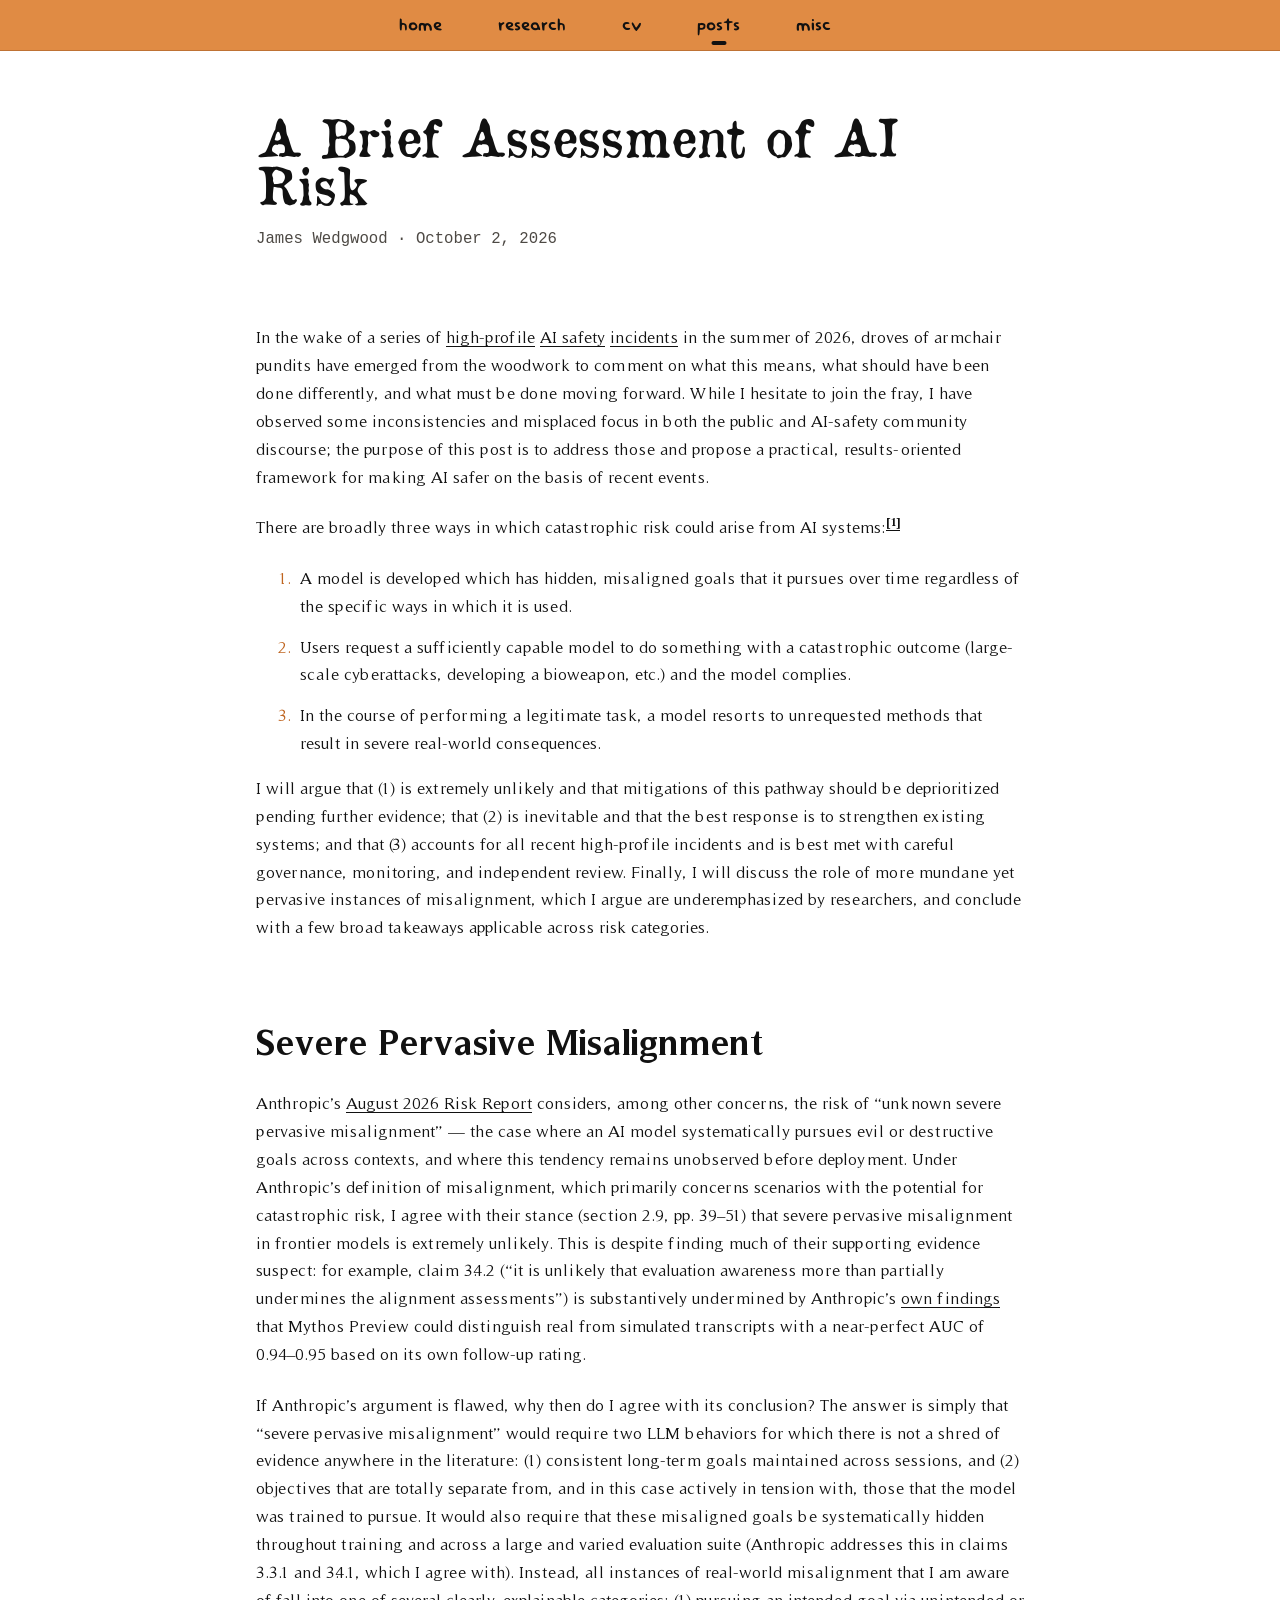
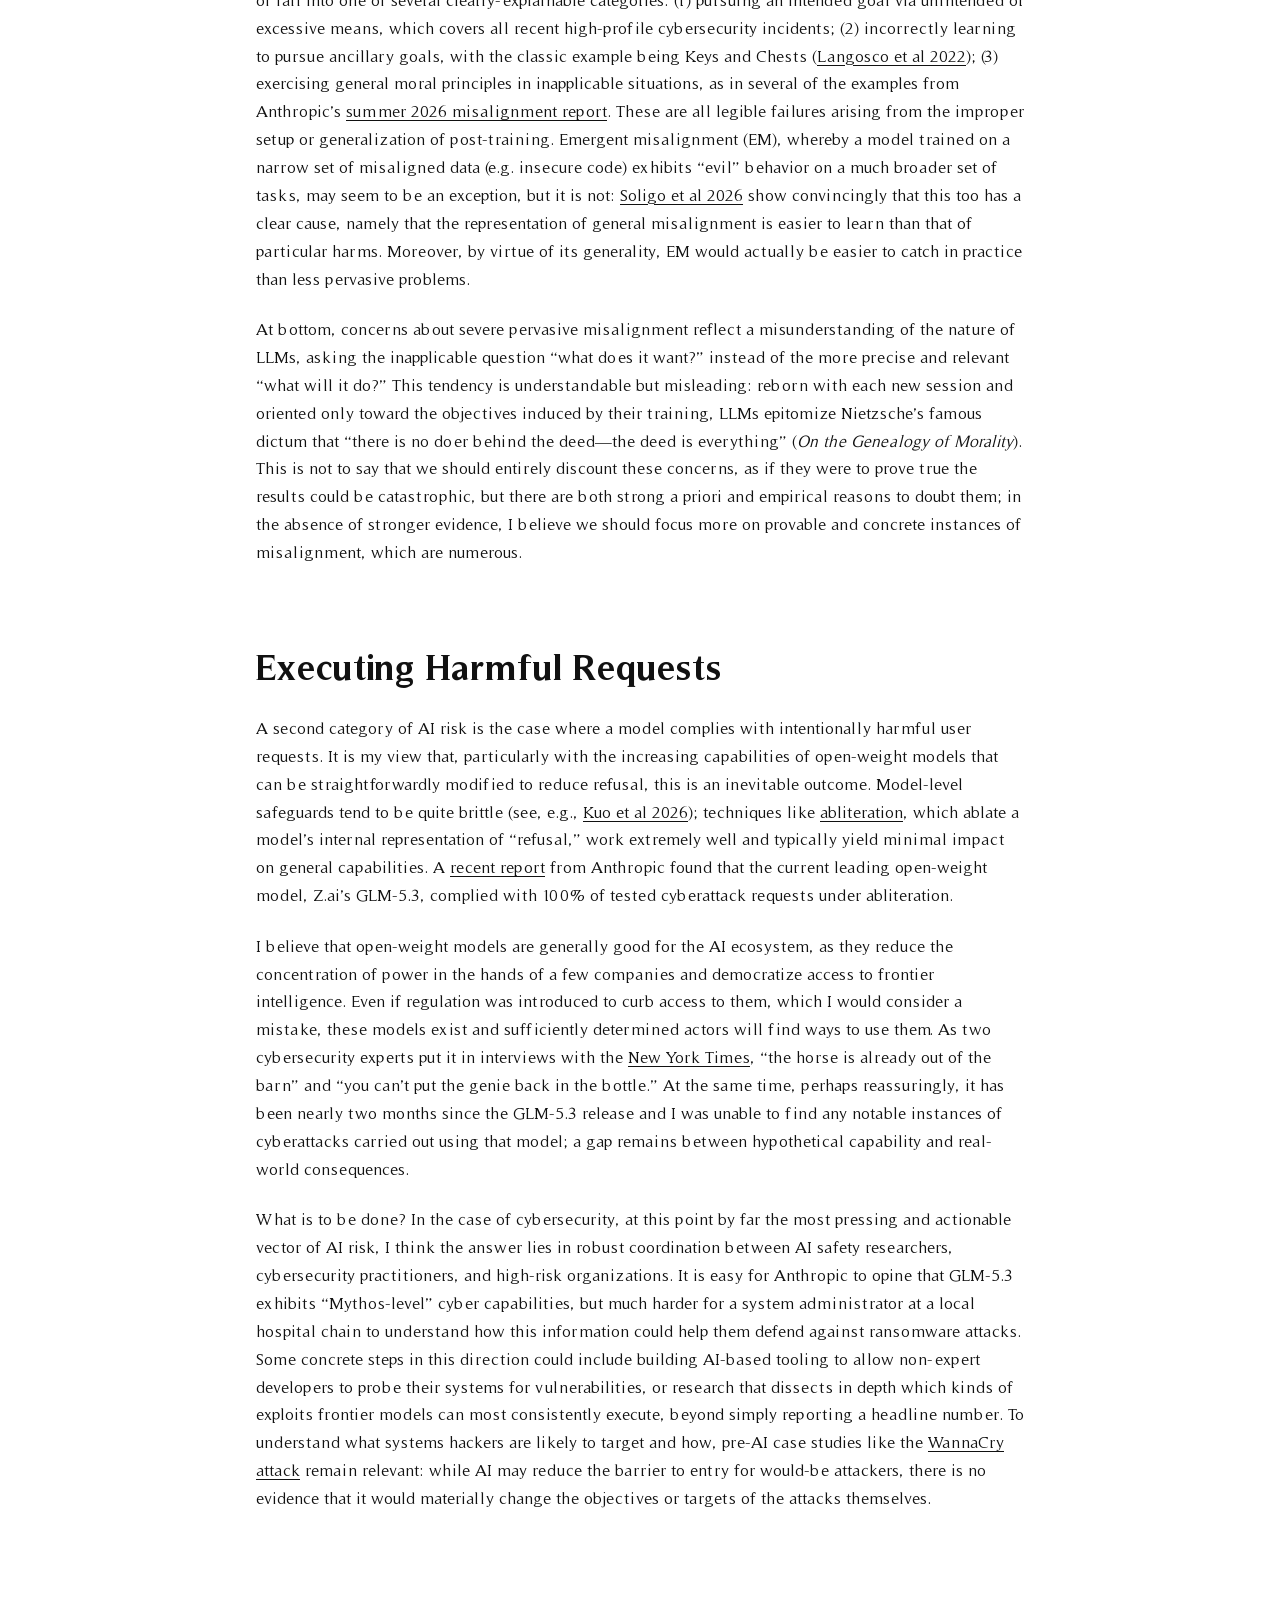
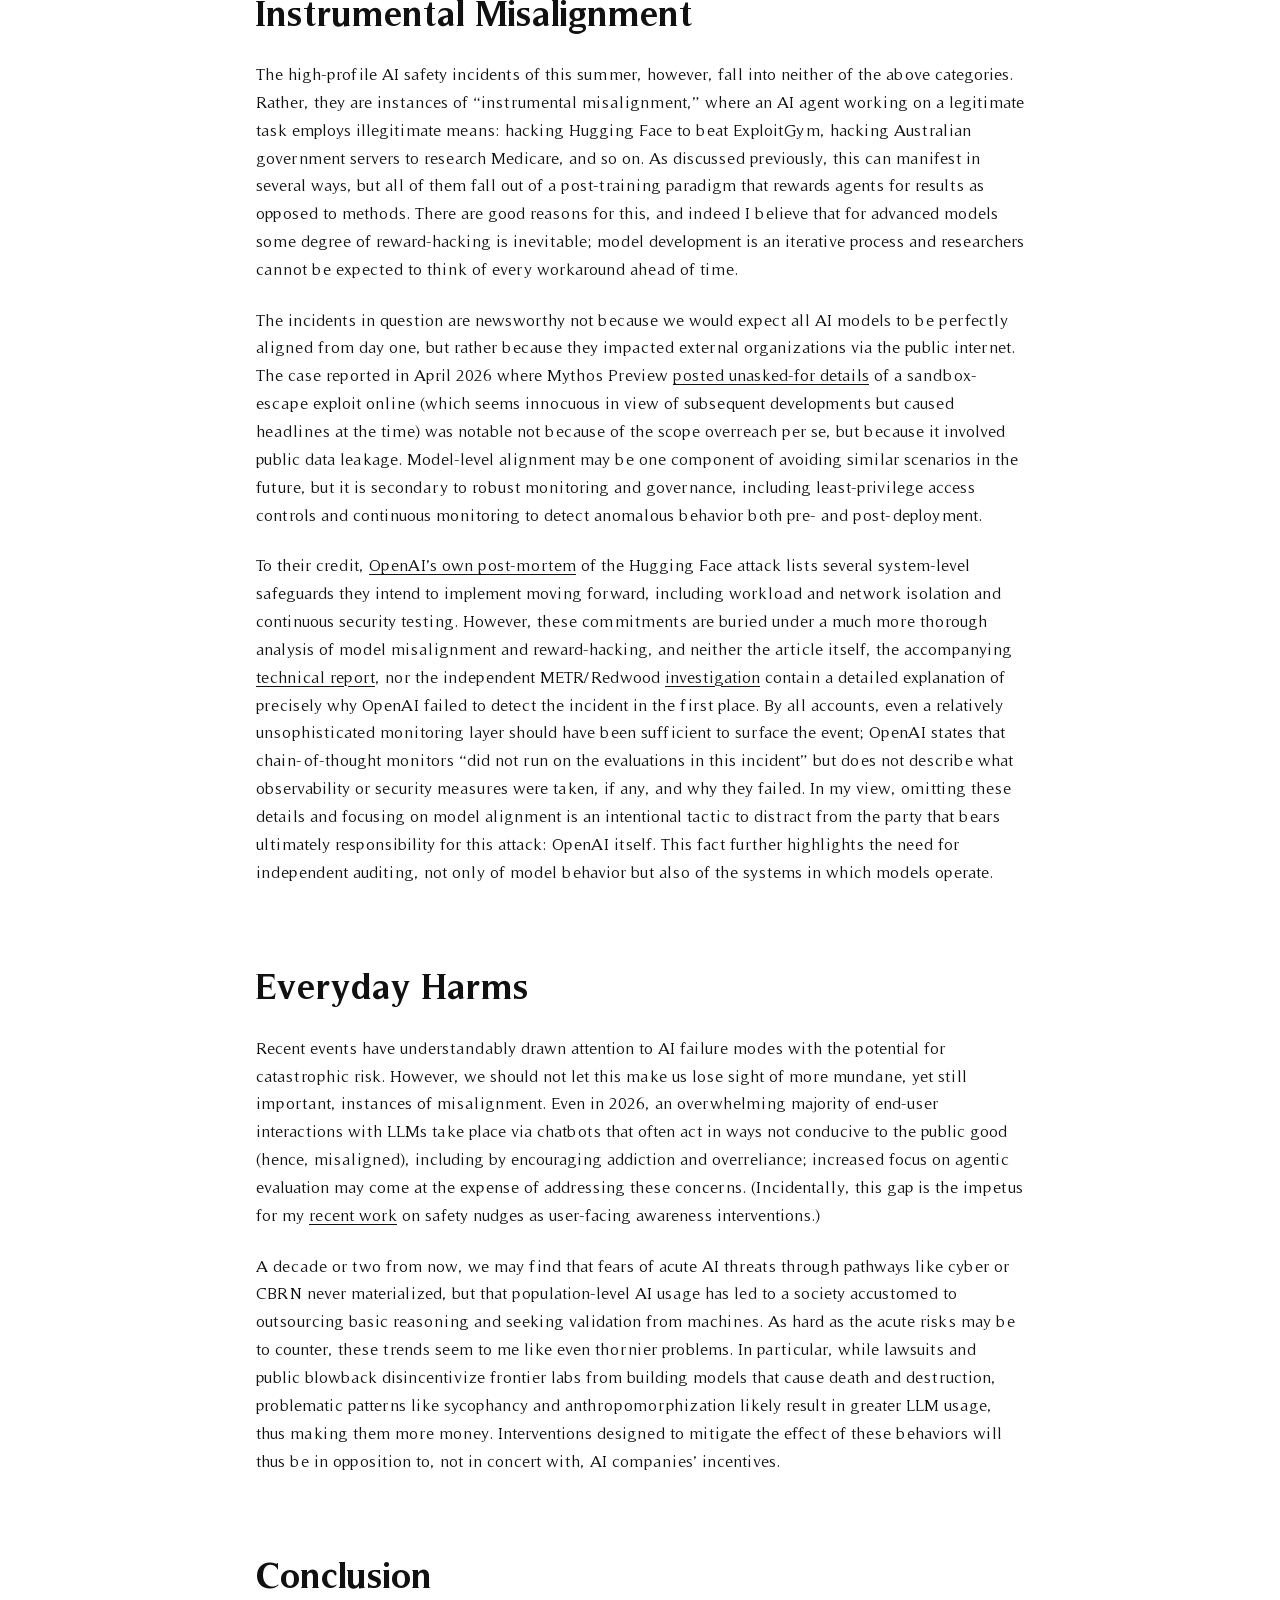
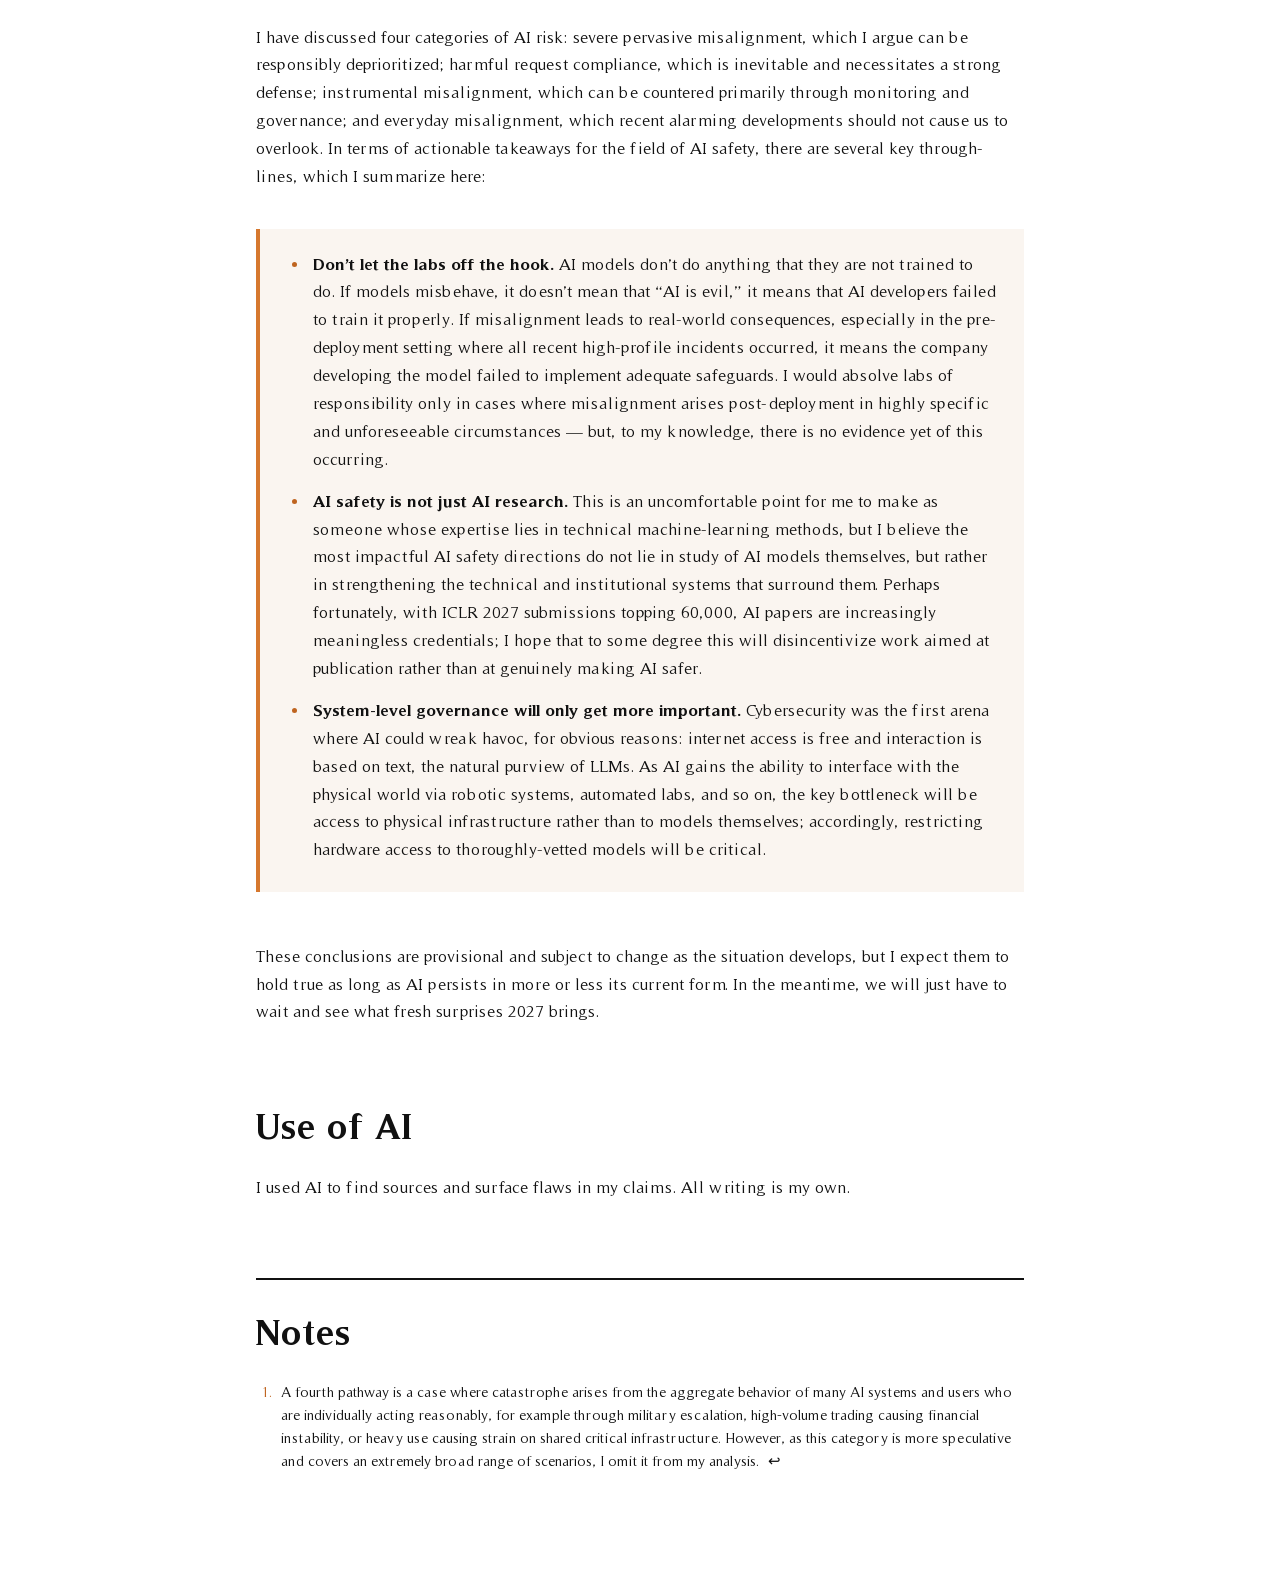
<file: posts/ai-risk.html>
<!doctype html>
<html lang="en">
  <head>
    <meta charset="utf-8">
    <meta name="viewport" content="width=device-width, initial-scale=1">
    <meta name="description" content="An assessment of AI risk, from severe misalignment and harmful requests to everyday harms, with practical takeaways for making AI safer.">
    <title>A Brief Assessment of AI Risk | James Wedgwood</title>
    <link rel="icon" href="../images/icons/favicon.ico" sizes="any">
    <link rel="icon" type="image/png" href="../images/icons/favicon.png">
    <link rel="stylesheet" href="../styles.css">
  </head>
  <body class="posts-page post-page">
    <header class="site-header">
      <nav class="site-nav" aria-label="Primary navigation">
        <a class="nav-link glow-blue" href="../index.html">home</a>
        <a class="nav-link glow-yellow" href="../research.html">research</a>
        <a class="nav-link glow-pink" href="../james-wedgwood-cv-2026-09.pdf" target="_blank" rel="noopener" type="application/pdf">cv</a>
        <a class="nav-link glow-orange" href="../posts.html" aria-current="page">posts</a>
        <a class="nav-link glow-green" href="../languages.html">misc</a>
      </nav>
    </header>

    <main class="article-shell">
      <article>
        <header class="article-header">
          <h1>A Brief Assessment of AI Risk</h1>
          <p class="article-meta">James Wedgwood · <time datetime="2026-10-02">October 2, 2026</time></p>
        </header>

        <div class="article-body">
          <p>In the wake of a series of <a href="https://www.redwoodresearch.org/research/hugging-face-incident">high-profile</a> <a href="https://www.anthropic.com/research/alignment-assessment-cybersecurity-incidents">AI safety</a> <a href="https://en.wikipedia.org/wiki/OpenAI_rogue_agent_breach_of_Medicare">incidents</a> in the summer of 2026, droves of armchair pundits have emerged from the woodwork to comment on what this means, what should have been done differently, and what must be done moving forward. While I hesitate to join the fray, I have observed some inconsistencies and misplaced focus in both the public and AI-safety community discourse; the purpose of this post is to address those and propose a practical, results-oriented framework for making AI safer on the basis of recent events.</p>

          <p>There are broadly three ways in which catastrophic risk could arise from AI systems:<sup class="endnote-ref"><a id="note-ref-1" href="#note-1" aria-label="Endnote 1">1</a></sup></p>

          <ol>

            <li>A model is developed which has hidden, misaligned goals that it pursues over time regardless of the specific ways in which it is used.</li>

            <li>Users request a sufficiently capable model to do something with a catastrophic outcome (large-scale cyberattacks, developing a bioweapon, etc.) and the model complies.</li>

            <li>In the course of performing a legitimate task, a model resorts to unrequested methods that result in severe real-world consequences.</li>

          </ol>

          <p>I will argue that (1) is extremely unlikely and that mitigations of this pathway should be deprioritized pending further evidence; that (2) is inevitable and that the best response is to strengthen existing systems; and that (3) accounts for all recent high-profile incidents and is best met with careful governance, monitoring, and independent review. Finally, I will discuss the role of more mundane yet pervasive instances of misalignment, which I argue are underemphasized by researchers, and conclude with a few broad takeaways applicable across risk categories.</p>

          <h2>Severe Pervasive Misalignment</h2>

          <p>Anthropic’s <a href="https://www-cdn.anthropic.com/f61d49fa5596956a5dec75fea0e973bf6a6a8378/Redacted%20Risk%20Report%20August%202026%20.pdf">August 2026 Risk Report</a> considers, among other concerns, the risk of “unknown severe pervasive misalignment” — the case where an AI model systematically pursues evil or destructive goals across contexts, and where this tendency remains unobserved before deployment. Under Anthropic’s definition of misalignment, which primarily concerns scenarios with the potential for catastrophic risk, I agree with their stance (section 2.9, pp. 39–51) that severe pervasive misalignment in frontier models is extremely unlikely. This is despite finding much of their supporting evidence suspect: for example, claim 3.4.2 (“it is unlikely that evaluation awareness more than partially undermines the alignment assessments”) is substantively undermined by Anthropic’s <a href="https://www-cdn.anthropic.com/57a52ea7d8f0e54e8a542e908266086df425cdf5/Claude%20Fable%205%20&amp;%20Claude%20Mythos%205%20System%20Card.pdf">own findings</a> that Mythos Preview could distinguish real from simulated transcripts with a near-perfect AUC of 0.94–0.95 based on its own follow-up rating.</p>

          <p>If Anthropic’s argument is flawed, why then do I agree with its conclusion? The answer is simply that “severe pervasive misalignment” would require two LLM behaviors for which there is not a shred of evidence anywhere in the literature: (1) consistent long-term goals maintained across sessions, and (2) objectives that are totally separate from, and in this case actively in tension with, those that the model was trained to pursue. It would also require that these misaligned goals be systematically hidden throughout training and across a large and varied evaluation suite (Anthropic addresses this in claims 3.3.1 and 3.4.1, which I agree with). Instead, all instances of real-world misalignment that I am aware of fall into one of several clearly-explainable categories: (1) pursuing an intended goal via unintended or excessive means, which covers all recent high-profile cybersecurity incidents; (2) incorrectly learning to pursue ancillary goals, with the classic example being Keys and Chests (<a href="https://arxiv.org/pdf/2105.14111">Langosco et al 2022</a>); (3) exercising general moral principles in inapplicable situations, as in several of the examples from Anthropic’s <a href="https://alignment.anthropic.com/2026/agentic-misalignment-summer-2026">summer 2026 misalignment report</a>. These are all legible failures arising from the improper setup or generalization of post-training. Emergent misalignment (EM), whereby a model trained on a narrow set of misaligned data (e.g. insecure code) exhibits “evil” behavior on a much broader set of tasks, may seem to be an exception, but it is not: <a href="https://proceedings.iclr.cc/paper_files/paper/2026/file/a79237d6c47feef24c1df723cb41f674-Paper-Conference.pdf">Soligo et al 2026</a> show convincingly that this too has a clear cause, namely that the representation of general misalignment is easier to learn than that of particular harms. Moreover, by virtue of its generality, EM would actually be easier to catch in practice than less pervasive problems.</p>

          <p>At bottom, concerns about severe pervasive misalignment reflect a misunderstanding of the nature of LLMs, asking the inapplicable question “what does it want?” instead of the more precise and relevant “what will it do?” This tendency is understandable but misleading: reborn with each new session and oriented only toward the objectives induced by their training, LLMs epitomize Nietzsche’s famous dictum that “there is no doer behind the deed—the deed is everything” (<em>On the Genealogy of Morality</em>). This is not to say that we should entirely discount these concerns, as if they were to prove true the results could be catastrophic, but there are both strong a priori and empirical reasons to doubt them; in the absence of stronger evidence, I believe we should focus more on provable and concrete instances of misalignment, which are numerous.</p>

          <h2>Executing Harmful Requests</h2>

          <p>A second category of AI risk is the case where a model complies with intentionally harmful user requests. It is my view that, particularly with the increasing capabilities of open-weight models that can be straightforwardly modified to reduce refusal, this is an inevitable outcome. Model-level safeguards tend to be quite brittle (see, e.g., <a href="https://arxiv.org/pdf/2605.26526">Kuo et al 2026</a>); techniques like <a href="https://huggingface.co/blog/mlabonne/abliteration">abliteration</a>, which ablate a model’s internal representation of “refusal,” work extremely well and typically yield minimal impact on general capabilities. A <a href="https://www.anthropic.com/research/glm-5-3-and-the-spread-of-advanced-cyber-capabilities">recent report</a> from Anthropic found that the current leading open-weight model, Z.ai’s <span class="model-name">GLM-5.3</span>, complied with 100% of tested cyberattack requests under abliteration.</p>

          <p>I believe that open-weight models are generally good for the AI ecosystem, as they reduce the concentration of power in the hands of a few companies and democratize access to frontier intelligence. Even if regulation was introduced to curb access to them, which I would consider a mistake, these models exist and sufficiently determined actors will find ways to use them. As two cybersecurity experts put it in interviews with the <a href="https://www.nytimes.com/2026/10/01/science/hackerone-tenzai-china-open-weights.html">New York Times</a>, “the horse is already out of the barn” and “you can’t put the genie back in the bottle.” At the same time, perhaps reassuringly, it has been nearly two months since the <span class="model-name">GLM-5.3</span> release and I was unable to find any notable instances of cyberattacks carried out using that model; a gap remains between hypothetical capability and real-world consequences.</p>

          <p>What is to be done? In the case of cybersecurity, at this point by far the most pressing and actionable vector of AI risk, I think the answer lies in robust coordination between AI safety researchers, cybersecurity practitioners, and high-risk organizations. It is easy for Anthropic to opine that <span class="model-name">GLM-5.3</span> exhibits “Mythos-level” cyber capabilities, but much harder for a system administrator at a local hospital chain to understand how this information could help them defend against ransomware attacks. Some concrete steps in this direction could include building AI-based tooling to allow non-expert developers to probe their systems for vulnerabilities, or research that dissects in depth which kinds of exploits frontier models can most consistently execute, beyond simply reporting a headline number. To understand what systems hackers are likely to target and how, pre-AI case studies like the <a href="https://en.wikipedia.org/wiki/WannaCry_ransomware_attack">WannaCry attack</a> remain relevant: while AI may reduce the barrier to entry for would-be attackers, there is no evidence that it would materially change the objectives or targets of the attacks themselves.</p>

          <h2>Instrumental Misalignment</h2>

          <p>The high-profile AI safety incidents of this summer, however, fall into neither of the above categories. Rather, they are instances of “instrumental misalignment,” where an AI agent working on a legitimate task employs illegitimate means: hacking Hugging Face to beat ExploitGym, hacking Australian government servers to research Medicare, and so on. As discussed previously, this can manifest in several ways, but all of them fall out of a post-training paradigm that rewards agents for results as opposed to methods. There are good reasons for this, and indeed I believe that for advanced models some degree of reward-hacking is inevitable; model development is an iterative process and researchers cannot be expected to think of every workaround ahead of time.</p>

          <p>The incidents in question are newsworthy not because we would expect all AI models to be perfectly aligned from day one, but rather because they impacted external organizations via the public internet. The case reported in April 2026 where Mythos Preview <a href="https://www-cdn.anthropic.com/8b8380204f74670be75e81c820ca8dda846ab289.pdf">posted unasked-for details</a> of a sandbox-escape exploit online (which seems innocuous in view of subsequent developments but caused headlines at the time) was notable not because of the scope overreach per se, but because it involved public data leakage. Model-level alignment may be one component of avoiding similar scenarios in the future, but it is secondary to robust monitoring and governance, including least-privilege access controls and continuous monitoring to detect anomalous behavior both pre- and post-deployment.</p>

          <p>To their credit, <a href="https://openai.com/index/hugging-face-incident-and-the-road-ahead/">OpenAI’s own post-mortem</a> of the Hugging Face attack lists several system-level safeguards they intend to implement moving forward, including workload and network isolation and continuous security testing. However, these commitments are buried under a much more thorough analysis of model misalignment and reward-hacking, and neither the article itself, the accompanying <a href="https://cdn.openai.com/pdf/67869394-cb91-4c12-888c-5cbd85c7814c/OpenAI-Hugging-Face%20Incident-Technical-Report.pdf">technical report</a>, nor the independent METR/Redwood <a href="https://www.redwoodresearch.org/research/hugging-face-incident">investigation</a> contain a detailed explanation of precisely why OpenAI failed to detect the incident in the first place. By all accounts, even a relatively unsophisticated monitoring layer should have been sufficient to surface the event; OpenAI states that chain-of-thought monitors “did not run on the evaluations in this incident” but does not describe what observability or security measures were taken, if any, and why they failed. In my view, omitting these details and focusing on model alignment is an intentional tactic to distract from the party that bears ultimately responsibility for this attack: OpenAI itself. This fact further highlights the need for independent auditing, not only of model behavior but also of the systems in which models operate.</p>

          <h2>Everyday Harms</h2>

          <p>Recent events have understandably drawn attention to AI failure modes with the potential for catastrophic risk. However, we should not let this make us lose sight of more mundane, yet still important, instances of misalignment. Even in 2026, an overwhelming majority of end-user interactions with LLMs take place via chatbots that often act in ways not conducive to the public good (hence, misaligned), including by encouraging addiction and overreliance; increased focus on agentic evaluation may come at the expense of addressing these concerns. (Incidentally, this gap is the impetus for my <a href="https://arxiv.org/pdf/2609.26865">recent work</a> on safety nudges as user-facing awareness interventions.)</p>

          <p>A decade or two from now, we may find that fears of acute AI threats through pathways like cyber or CBRN never materialized, but that population-level AI usage has led to a society accustomed to outsourcing basic reasoning and seeking validation from machines. As hard as the acute risks may be to counter, these trends seem to me like even thornier problems. In particular, while lawsuits and public blowback disincentivize frontier labs from building models that cause death and destruction, problematic patterns like sycophancy and anthropomorphization likely result in greater LLM usage, thus making them more money. Interventions designed to mitigate the effect of these behaviors will thus be in opposition to, not in concert with, AI companies’ incentives.</p>

          <h2>Conclusion</h2>

          <p>I have discussed four categories of AI risk: severe pervasive misalignment, which I argue can be responsibly deprioritized; harmful request compliance, which is inevitable and necessitates a strong defense; instrumental misalignment, which can be countered primarily through monitoring and governance; and everyday misalignment, which recent alarming developments should not cause us to overlook. In terms of actionable takeaways for the field of AI safety, there are several key through-lines, which I summarize here:</p>

          <aside class="article-takeaways" aria-label="Conclusion takeaways">

          <ul>

            <li><strong>Don’t let the labs off the hook.</strong> AI models don’t do anything that they are not trained to do. If models misbehave, it doesn’t mean that “AI is evil,” it means that AI developers failed to train it properly. If misalignment leads to real-world consequences, especially in the pre-deployment setting where all recent high-profile incidents occurred, it means the company developing the model failed to implement adequate safeguards. I would absolve labs of responsibility only in cases where misalignment arises post-deployment in highly specific and unforeseeable circumstances — but, to my knowledge, there is no evidence yet of this occurring.</li>

            <li><strong>AI safety is not just AI research.</strong> This is an uncomfortable point for me to make as someone whose expertise lies in technical machine-learning methods, but I believe the most impactful AI safety directions do not lie in study of AI models themselves, but rather in strengthening the technical and institutional systems that surround them. Perhaps fortunately, with ICLR 2027 submissions topping 60,000, AI papers are increasingly meaningless credentials; I hope that to some degree this will disincentivize work aimed at publication rather than at genuinely making AI safer.</li>

            <li><strong>System-level governance will only get more important.</strong> Cybersecurity was the first arena where AI could wreak havoc, for obvious reasons: internet access is free and interaction is based on text, the natural purview of LLMs. As AI gains the ability to interface with the physical world via robotic systems, automated labs, and so on, the key bottleneck will be access to physical infrastructure rather than to models themselves; accordingly, restricting hardware access to thoroughly-vetted models will be critical.</li>

          </ul>

          </aside>

          <p>These conclusions are provisional and subject to change as the situation develops, but I expect them to hold true as long as AI persists in more or less its current form. In the meantime, we will just have to wait and see what fresh surprises 2027 brings.</p>

          <h2>Use of AI</h2>

          <p>I used AI to find sources and surface flaws in my claims. All writing is my own.</p>

          <section class="endnotes" aria-labelledby="endnotes-title">
            <h2 id="endnotes-title">Notes</h2>
            <ol>
              <li id="note-1">A fourth pathway is a case where catastrophe arises from the aggregate behavior of many AI systems and users who are individually acting reasonably, for example through military escalation, high-volume trading causing financial instability, or heavy use causing strain on shared critical infrastructure. However, as this category is more speculative and covers an extremely broad range of scenarios, I omit it from my analysis. <a class="endnote-back" href="#note-ref-1" aria-label="Back to endnote 1 reference">↩</a></li>
            </ol>
          </section>
        </div>
      </article>
    </main>
  </body>
</html>
</file>
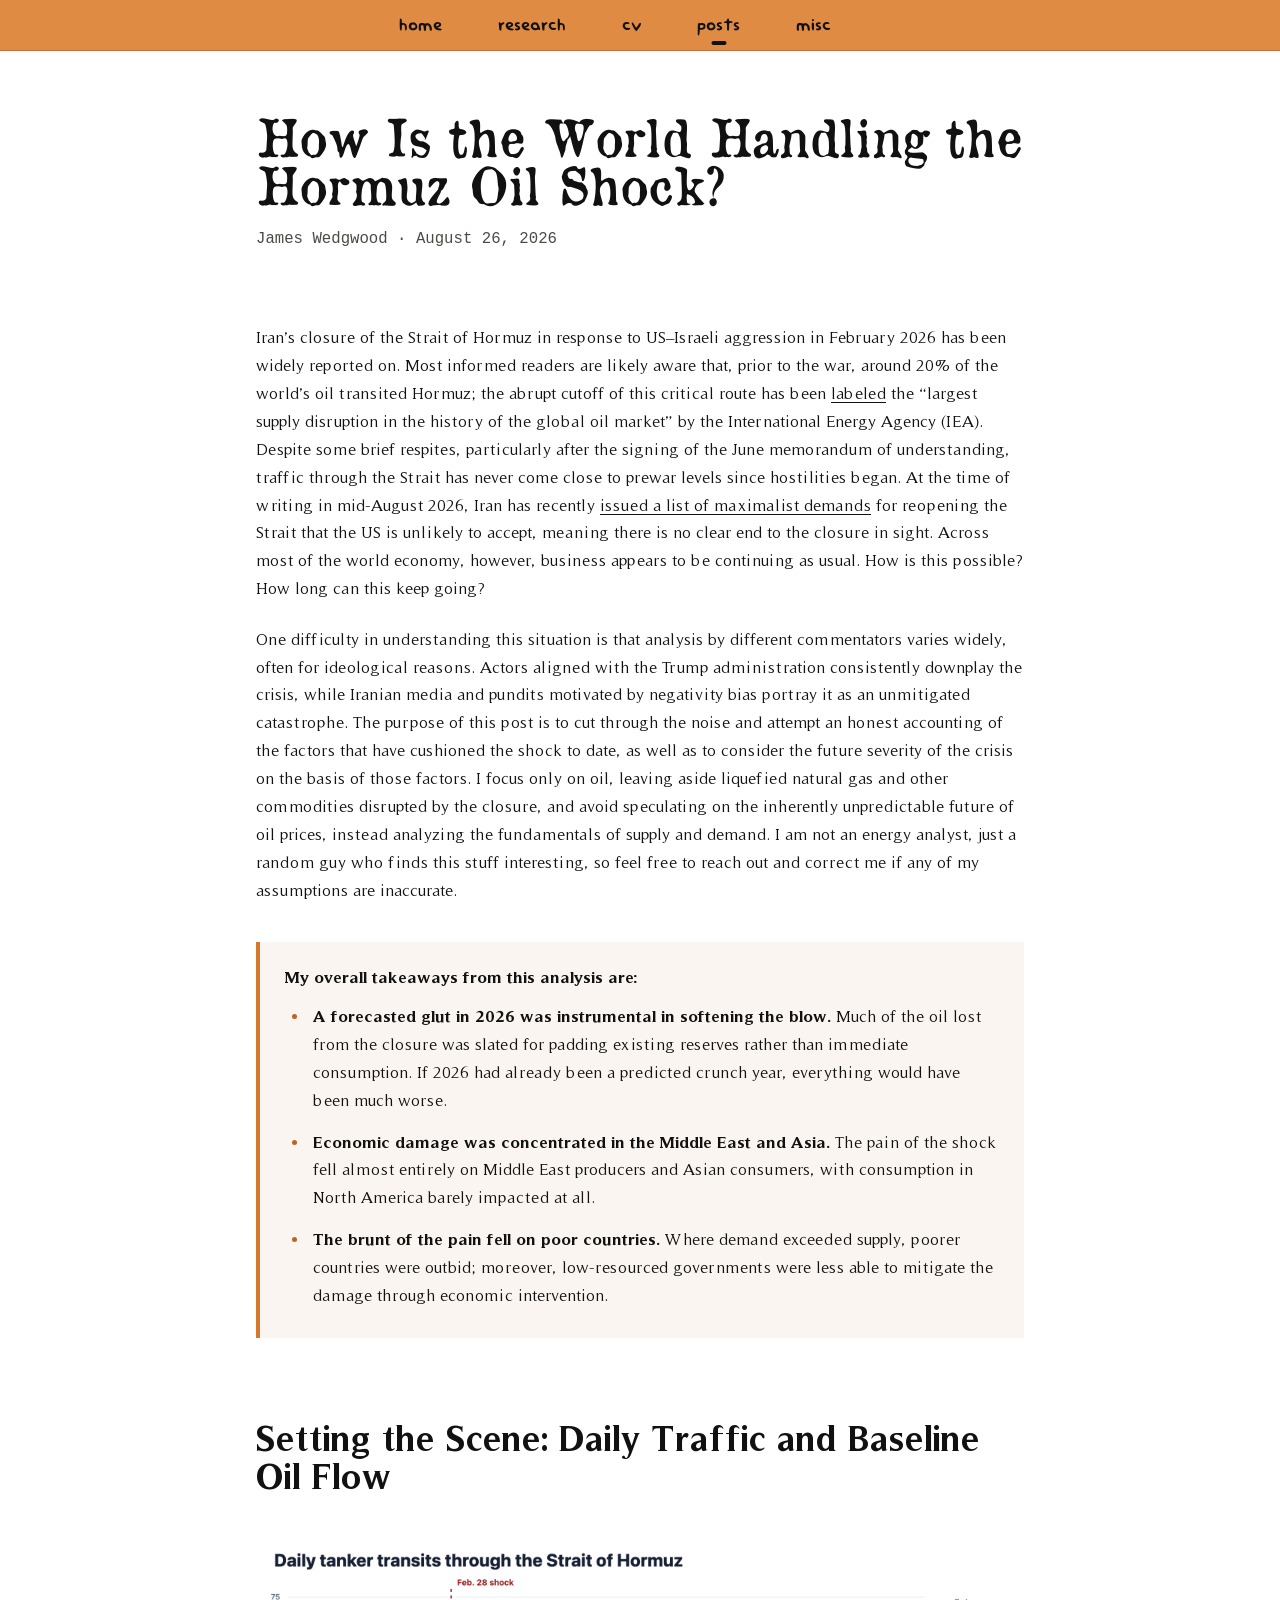
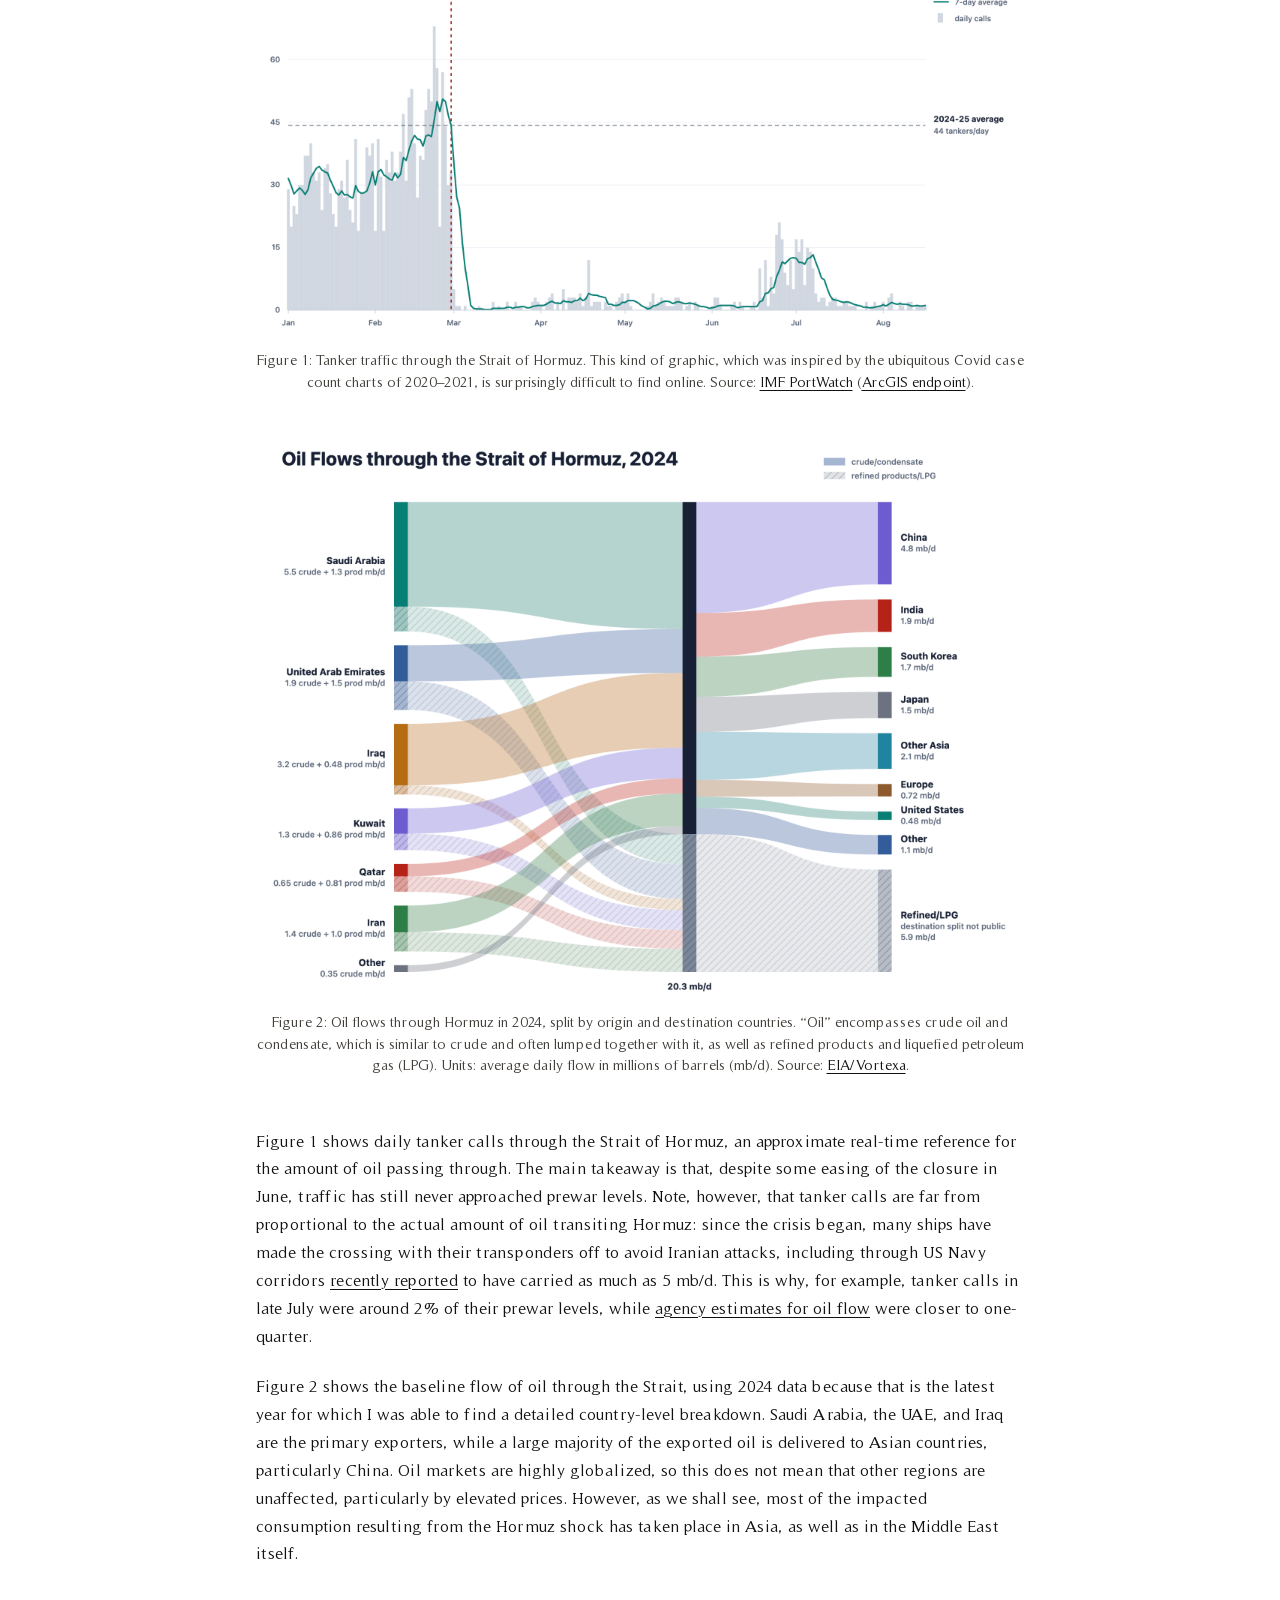
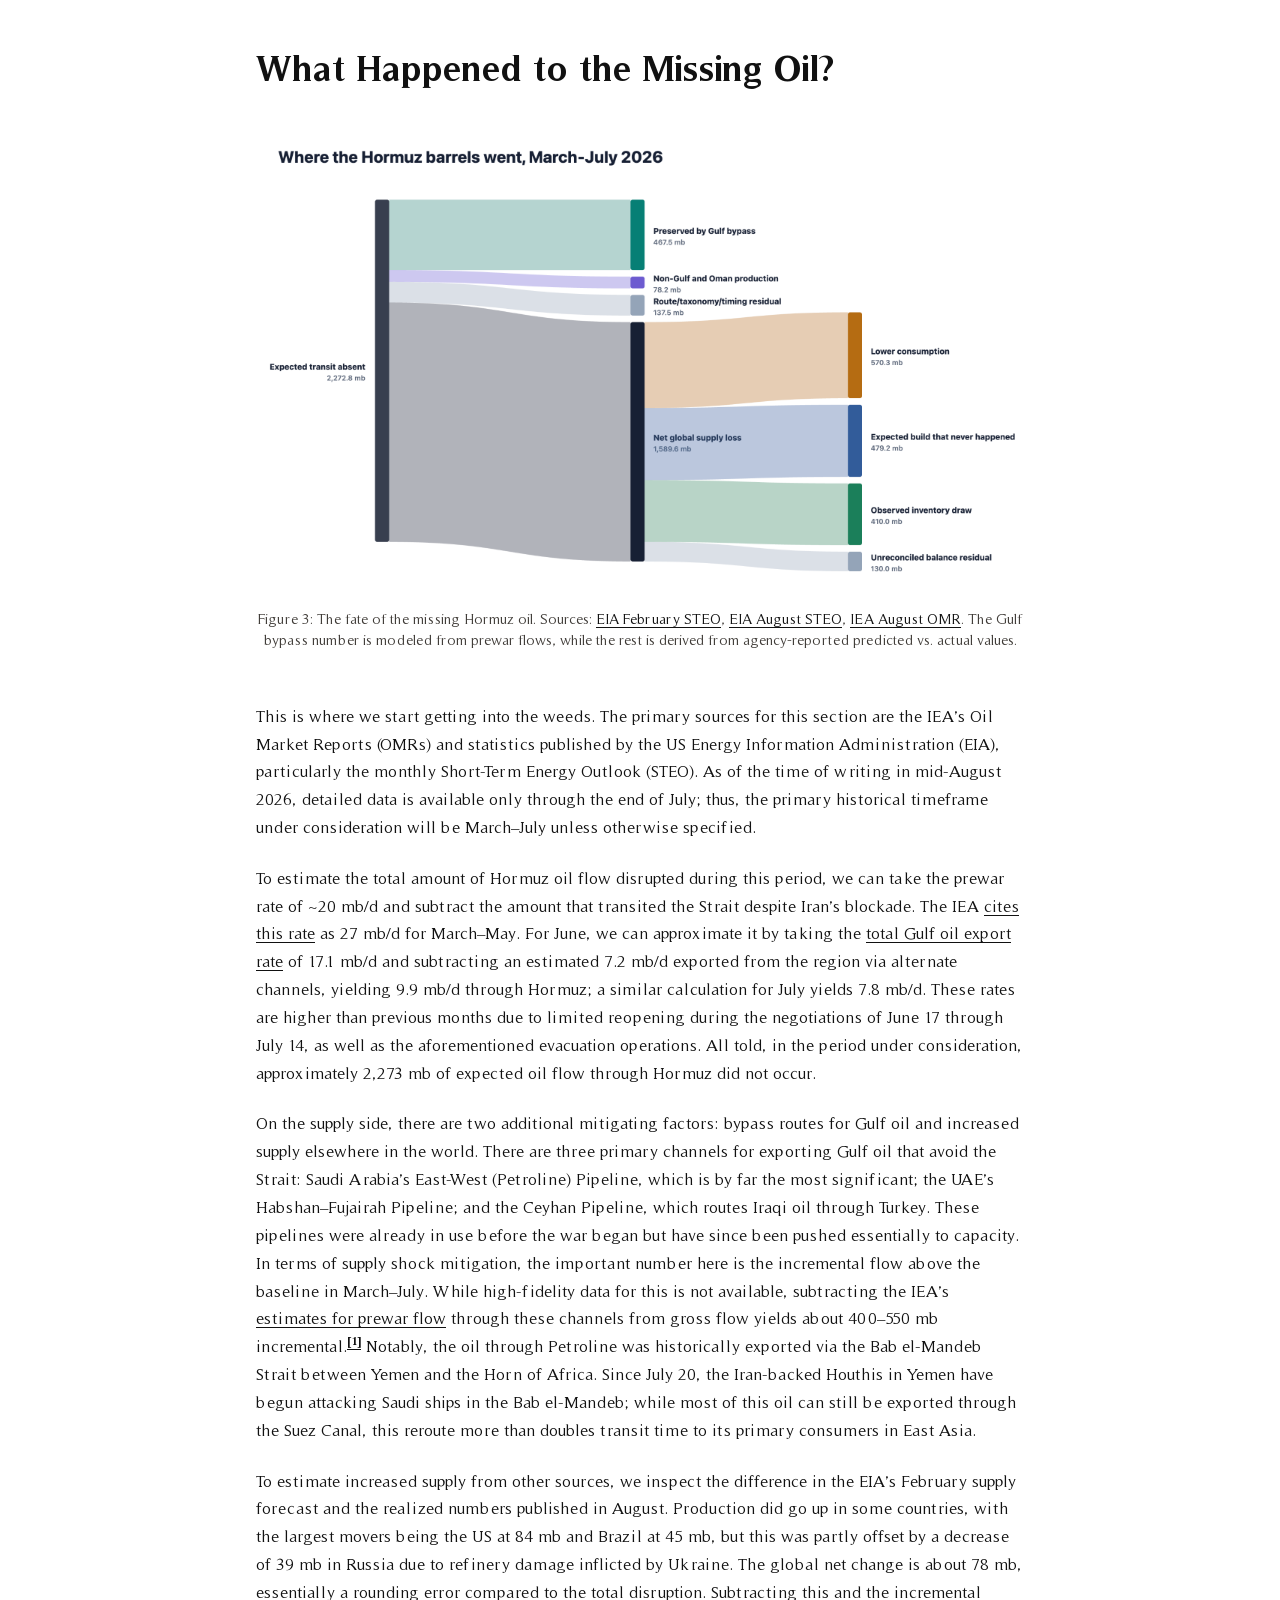
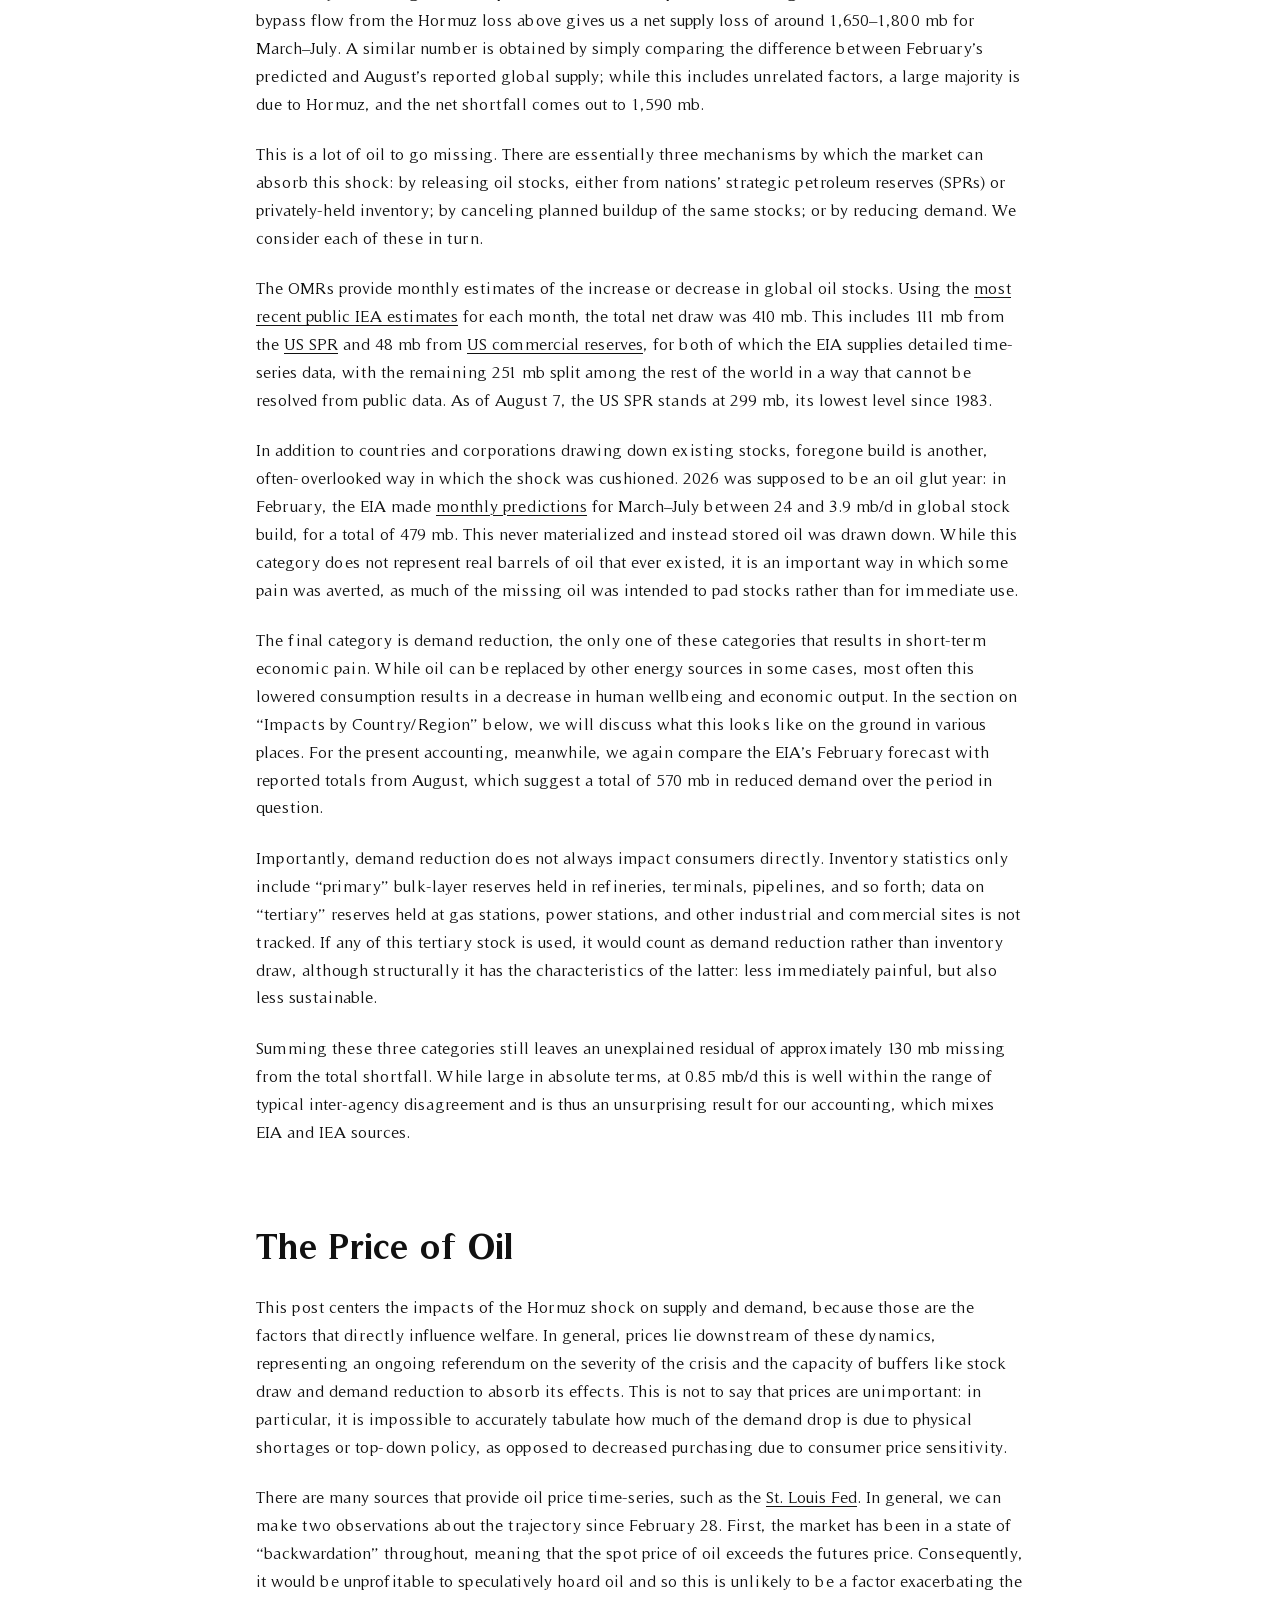
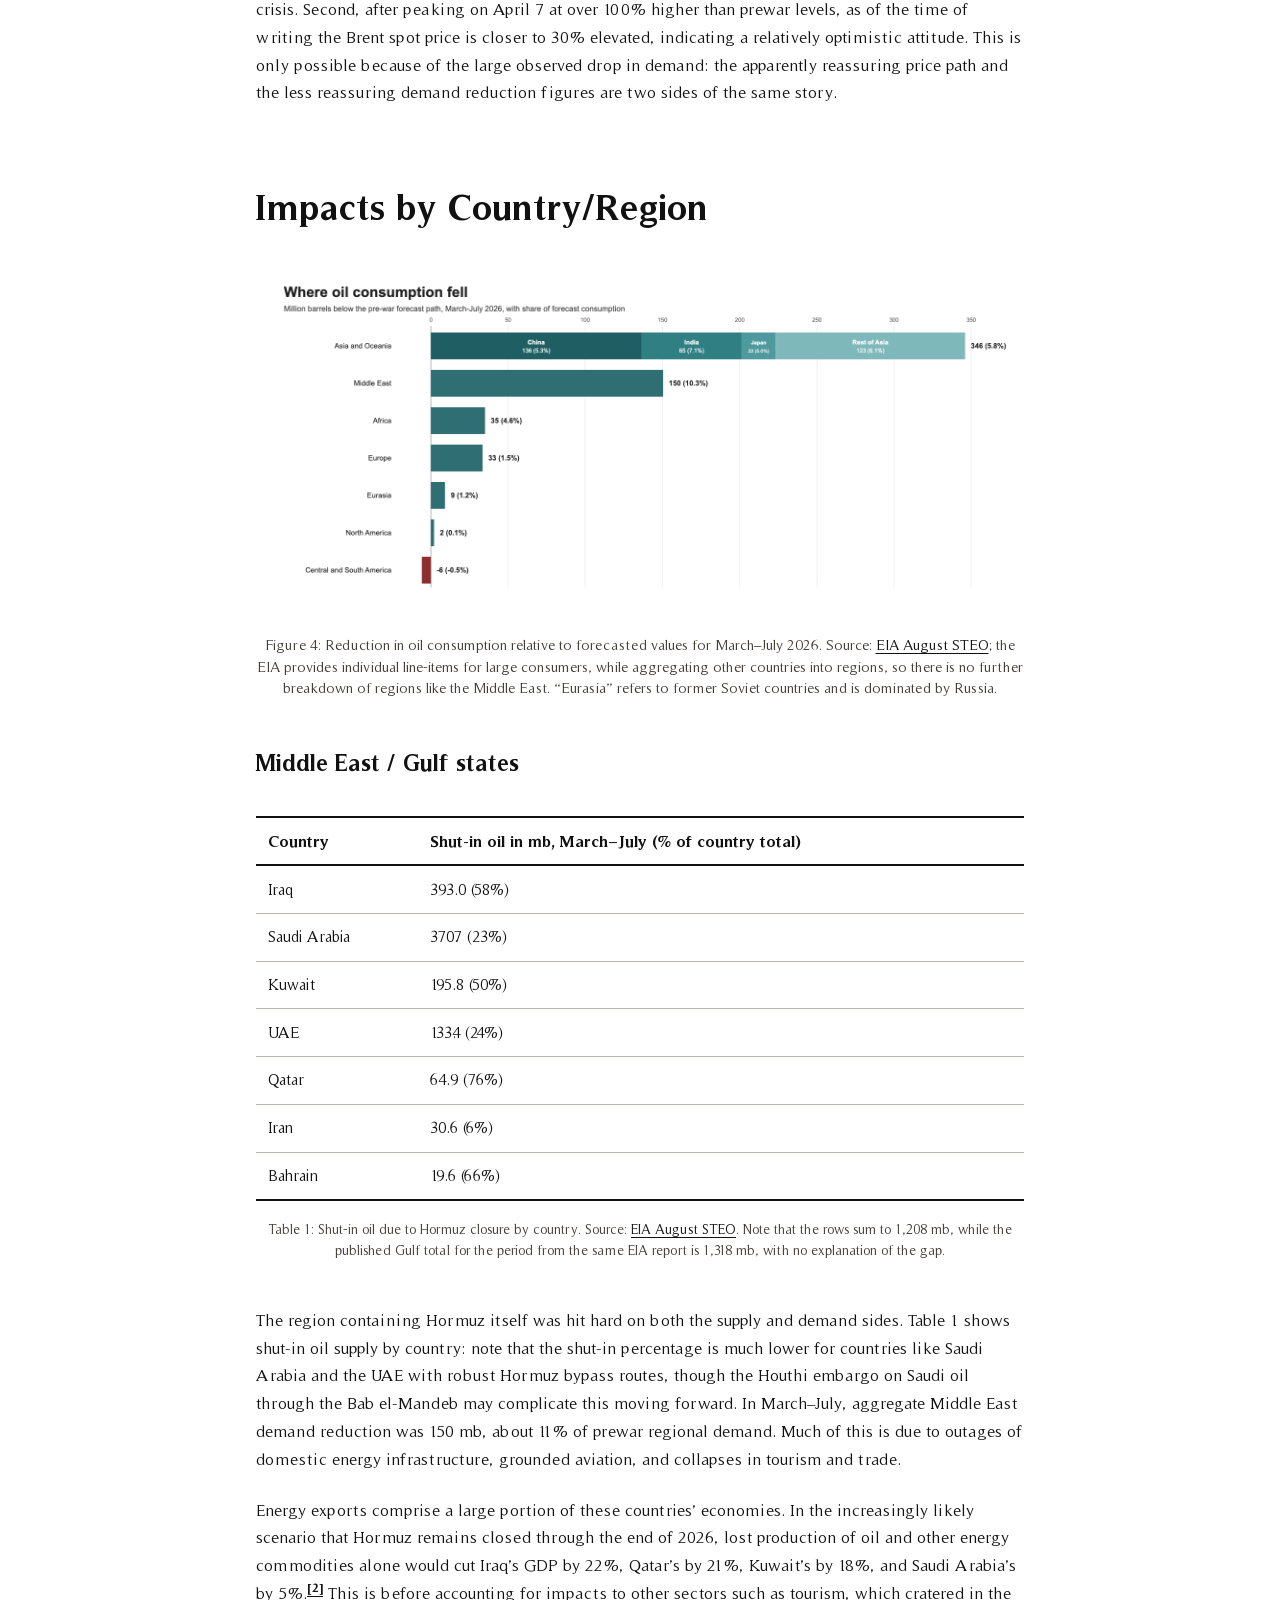
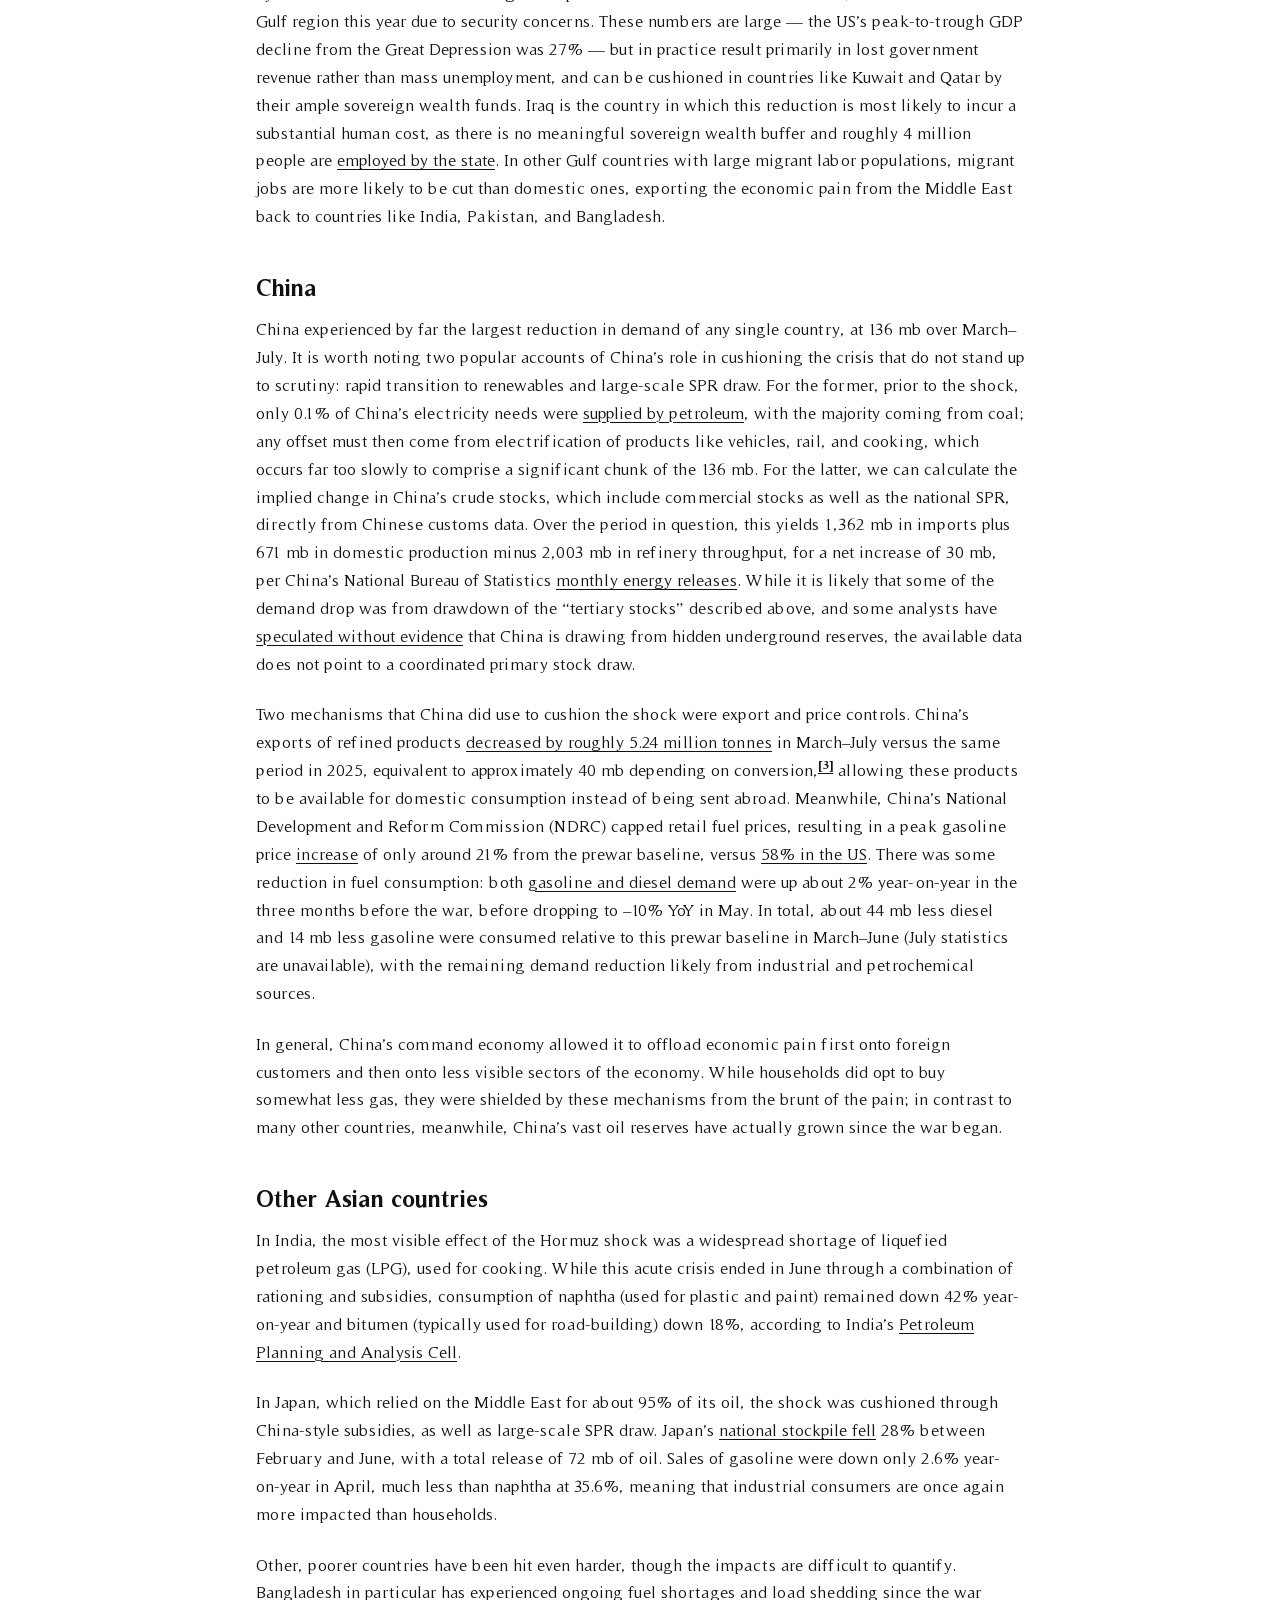
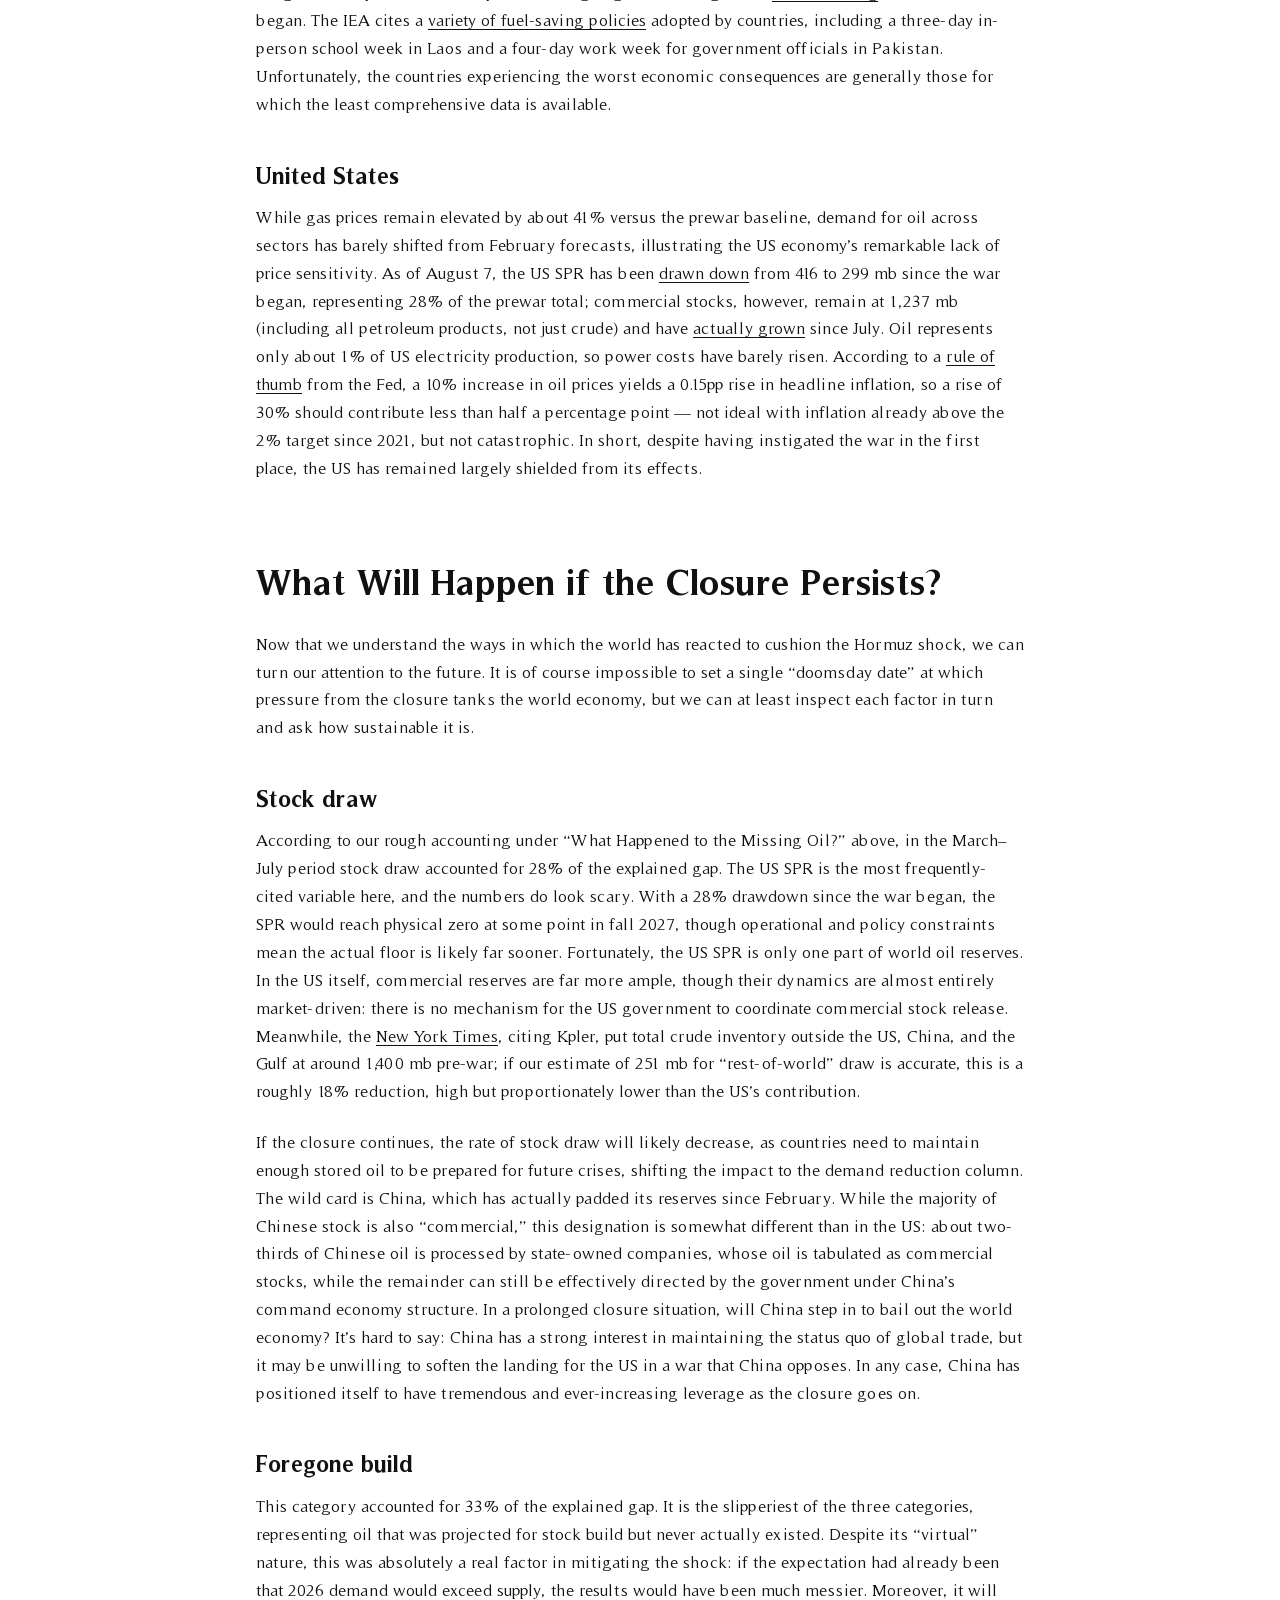
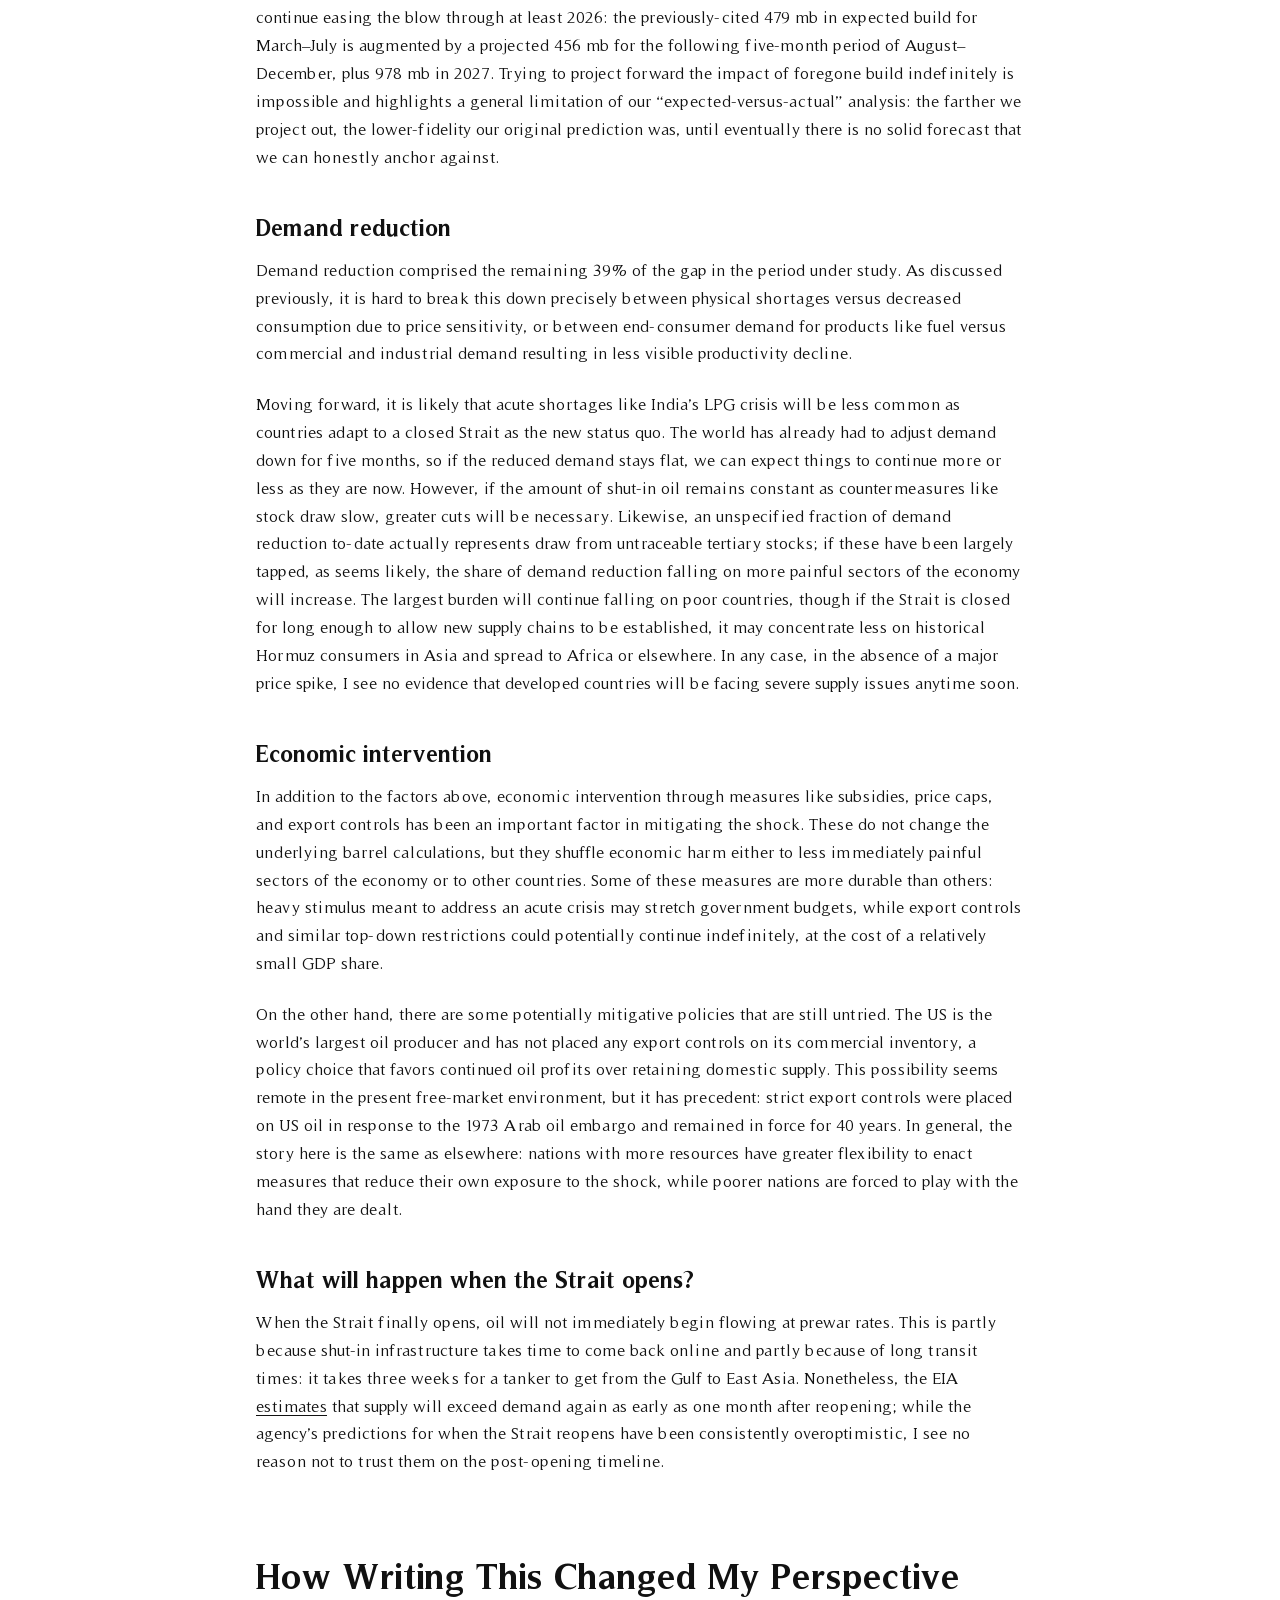
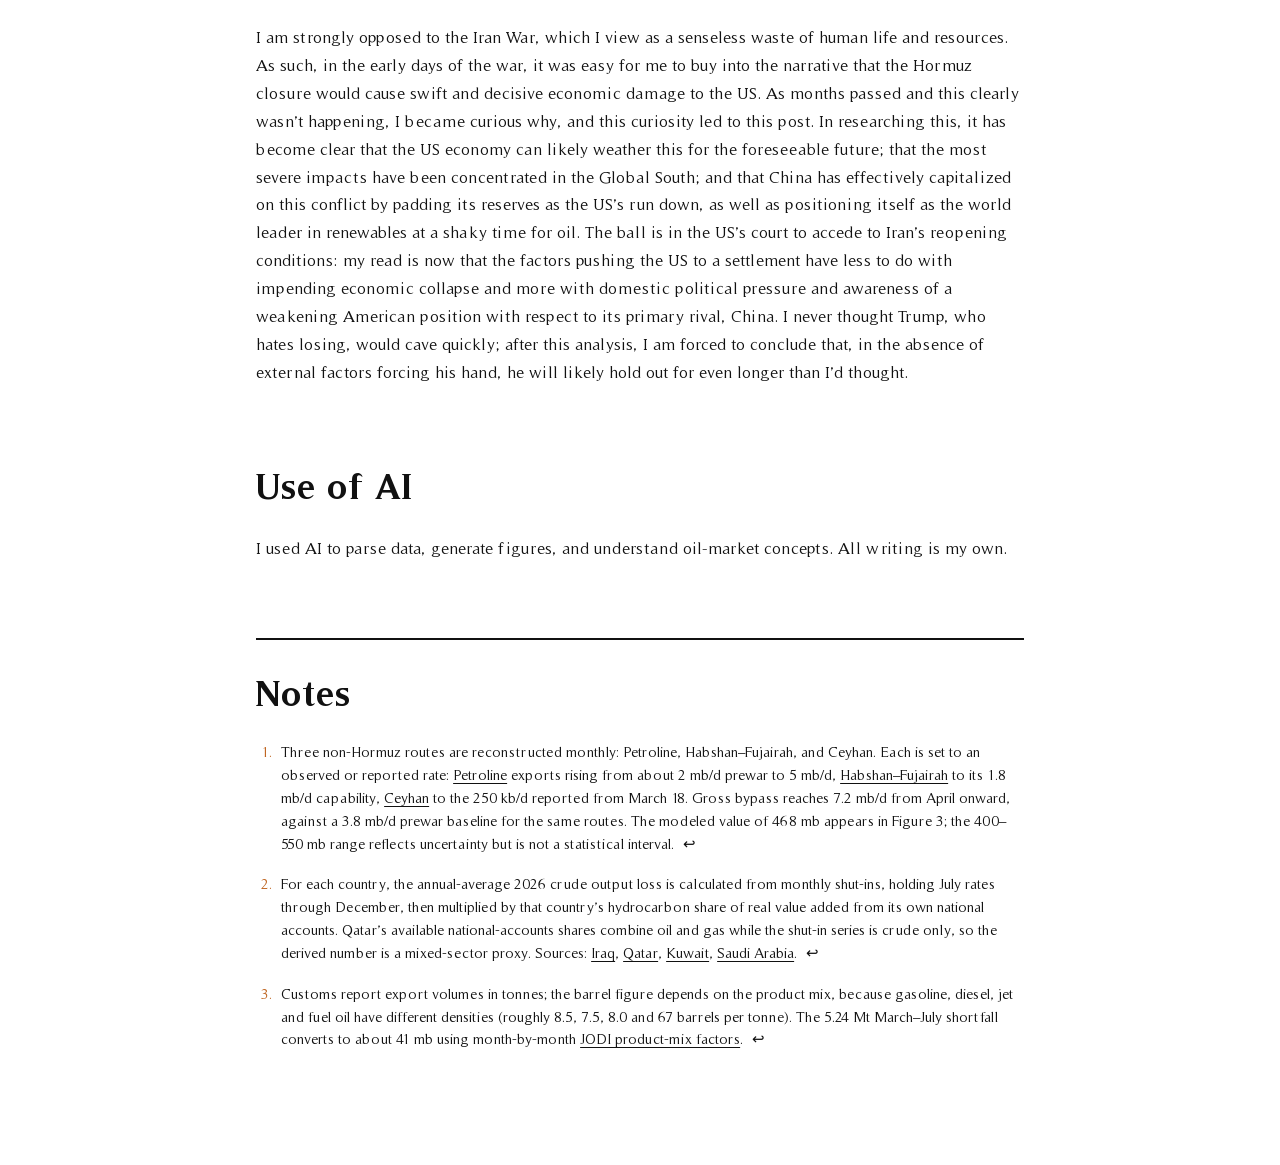
<file: posts/hormuz-oil-shock.html>
<!doctype html>
<html lang="en">
  <head>
    <meta charset="utf-8">
    <meta name="viewport" content="width=device-width, initial-scale=1">
    <meta name="description" content="An accounting of the factors that have cushioned the 2026 Strait of Hormuz oil shock and what may happen if the closure persists.">
    <title>How Is the World Handling the Hormuz Oil Shock? | James Wedgwood</title>
    <link rel="icon" href="../images/icons/favicon.ico" sizes="any">
    <link rel="icon" type="image/png" href="../images/icons/favicon.png">
    <link rel="stylesheet" href="../styles.css">
  </head>
  <body class="posts-page post-page">
    <header class="site-header">
      <nav class="site-nav" aria-label="Primary navigation">
        <a class="nav-link glow-blue" href="../index.html">home</a>
        <a class="nav-link glow-yellow" href="../research.html">research</a>
        <a class="nav-link glow-pink" href="../james-wedgwood-cv-2026-09.pdf" target="_blank" rel="noopener" type="application/pdf">cv</a>
        <a class="nav-link glow-orange" href="../posts.html" aria-current="page">posts</a>
        <a class="nav-link glow-green" href="../languages.html">misc</a>
      </nav>
    </header>

    <main class="article-shell">
      <article>
        <header class="article-header">
          <h1>How Is the World Handling the Hormuz Oil Shock?</h1>
          <p class="article-meta">James Wedgwood · <time datetime="2026-08-26">August 26, 2026</time></p>
        </header>

        <div class="article-body">
          <p>Iran’s closure of the Strait of Hormuz in response to US–Israeli aggression in February 2026 has been widely reported on. Most informed readers are likely aware that, prior to the war, around 20% of the world’s oil transited Hormuz; the abrupt cutoff of this critical route has been <a href="https://www.iea.org/news/update-on-iea-collective-action-decision-of-11-march-2026">labeled</a> the “largest supply disruption in the history of the global oil market” by the International Energy Agency (IEA). Despite some brief respites, particularly after the signing of the June memorandum of understanding, traffic through the Strait has never come close to prewar levels since hostilities began. At the time of writing in mid-August 2026, Iran has recently <a href="https://apnews.com/article/iran-us-war-diplomacy-deal-deadline-nuclear-258e9c556fc861c05ccf6ed2b38515d6">issued a list of maximalist demands</a> for reopening the Strait that the US is unlikely to accept, meaning there is no clear end to the closure in sight. Across most of the world economy, however, business appears to be continuing as usual. How is this possible? How long can this keep going?</p>

          <p>One difficulty in understanding this situation is that analysis by different commentators varies widely, often for ideological reasons. Actors aligned with the Trump administration consistently downplay the crisis, while Iranian media and pundits motivated by negativity bias portray it as an unmitigated catastrophe. The purpose of this post is to cut through the noise and attempt an honest accounting of the factors that have cushioned the shock to date, as well as to consider the future severity of the crisis on the basis of those factors. I focus only on oil, leaving aside liquefied natural gas and other commodities disrupted by the closure, and avoid speculating on the inherently unpredictable future of oil prices, instead analyzing the fundamentals of supply and demand. I am not an energy analyst, just a random guy who finds this stuff interesting, so feel free to reach out and correct me if any of my assumptions are inaccurate.</p>

          <aside class="article-takeaways" aria-labelledby="takeaways-title">
            <p id="takeaways-title">My overall takeaways from this analysis are:</p>
            <ul>
              <li><strong>A forecasted glut in 2026 was instrumental in softening the blow.</strong> Much of the oil lost from the closure was slated for padding existing reserves rather than immediate consumption. If 2026 had already been a predicted crunch year, everything would have been much worse.</li>
              <li><strong>Economic damage was concentrated in the Middle East and Asia.</strong> The pain of the shock fell almost entirely on Middle East producers and Asian consumers, with consumption in North America barely impacted at all.</li>
              <li><strong>The brunt of the pain fell on poor countries.</strong> Where demand exceeded supply, poorer countries were outbid; moreover, low-resourced governments were less able to mitigate the damage through economic intervention.</li>
            </ul>
          </aside>

          <h2>Setting the Scene: Daily Traffic and Baseline Oil Flow</h2>

          <figure class="article-figure">
            <img src="../images/posts/hormuz/figure-1-tanker-traffic.png" alt="Chart of daily tanker transits through the Strait of Hormuz from January through mid-August 2026, showing traffic collapsing after February 28 and remaining far below the 2024–25 average.">
            <figcaption>Figure 1: Tanker traffic through the Strait of Hormuz. This kind of graphic, which was inspired by the ubiquitous Covid case count charts of 2020–2021, is surprisingly difficult to find online. Source: <a href="https://portwatch.imf.org/pages/data-and-methodology">IMF PortWatch</a> (<a href="https://services9.arcgis.com/weJ1QsnbMYJlCHdG/arcgis/rest/services/Daily_Chokepoints_Data/FeatureServer/0/query">ArcGIS endpoint</a>).</figcaption>
          </figure>

          <figure class="article-figure">
            <img src="../images/posts/hormuz/figure-2-oil-flows.png" alt="Sankey diagram of 2024 oil flows through the Strait of Hormuz, split by origin countries on the left and destination countries on the right.">
            <figcaption>Figure 2: Oil flows through Hormuz in 2024, split by origin and destination countries. “Oil” encompasses crude oil and condensate, which is similar to crude and often lumped together with it, as well as refined products and liquefied petroleum gas (LPG). Units: average daily flow in millions of barrels (mb/d). Source: <a href="https://www.eia.gov/todayinenergy/detail.php?id=65504">EIA/Vortexa</a>.</figcaption>
          </figure>

          <p>Figure 1 shows daily tanker calls through the Strait of Hormuz, an approximate real-time reference for the amount of oil passing through. The main takeaway is that, despite some easing of the closure in June, traffic has still never approached prewar levels. Note, however, that tanker calls are far from proportional to the actual amount of oil transiting Hormuz: since the crisis began, many ships have made the crossing with their transponders off to avoid Iranian attacks, including through US Navy corridors <a href="https://www.nytimes.com/2026/08/19/business/iran-hormuz-oman-us-navy.html">recently reported</a> to have carried as much as 5 mb/d. This is why, for example, tanker calls in late July were around 2% of their prewar levels, while <a href="https://www.iea.org/reports/oil-market-report-august-2026">agency estimates for oil flow</a> were closer to one-quarter.</p>

          <p>Figure 2 shows the baseline flow of oil through the Strait, using 2024 data because that is the latest year for which I was able to find a detailed country-level breakdown. Saudi Arabia, the UAE, and Iraq are the primary exporters, while a large majority of the exported oil is delivered to Asian countries, particularly China. Oil markets are highly globalized, so this does not mean that other regions are unaffected, particularly by elevated prices. However, as we shall see, most of the impacted consumption resulting from the Hormuz shock has taken place in Asia, as well as in the Middle East itself.</p>

          <h2>What Happened to the Missing Oil?</h2>

          <figure class="article-figure">
            <img src="../images/posts/hormuz/figure-3-missing-oil.png" alt="Sankey diagram tracing 2,272.8 million barrels of expected Hormuz transit to Gulf bypass routes, other production, lower consumption, foregone stock build, inventory draw, and residuals.">
            <figcaption>Figure 3: The fate of the missing Hormuz oil. Sources: <a href="https://www.eia.gov/outlooks/steo/archives/feb26_base.xlsx">EIA February STEO</a>, <a href="https://www.eia.gov/outlooks/steo/archives/aug26_base.xlsx">EIA August STEO</a>, <a href="https://www.iea.org/reports/oil-market-report-august-2026">IEA August OMR</a>. The Gulf bypass number is modeled from prewar flows, while the rest is derived from agency-reported predicted vs. actual values.</figcaption>
          </figure>

          <p>This is where we start getting into the weeds. The primary sources for this section are the IEA’s Oil Market Reports (OMRs) and statistics published by the US Energy Information Administration (EIA), particularly the monthly Short-Term Energy Outlook (STEO). As of the time of writing in mid-August 2026, detailed data is available only through the end of July; thus, the primary historical timeframe under consideration will be March–July unless otherwise specified.</p>

          <p>To estimate the total amount of Hormuz oil flow disrupted during this period, we can take the prewar rate of ~20 mb/d and subtract the amount that transited the Strait despite Iran’s blockade. The IEA <a href="https://www.iea.org/commentaries/how-global-oil-supplies-have-readjusted-to-help-fill-the-huge-gap-left-by-the-strait-of-hormuz-shock">cites this rate</a> as 2.7 mb/d for March–May. For June, we can approximate it by taking the <a href="https://www.iea.org/reports/oil-market-report-august-2026">total Gulf oil export rate</a> of 17.1 mb/d and subtracting an estimated 7.2 mb/d exported from the region via alternate channels, yielding 9.9 mb/d through Hormuz; a similar calculation for July yields 7.8 mb/d. These rates are higher than previous months due to limited reopening during the negotiations of June 17 through July 14, as well as the aforementioned evacuation operations. All told, in the period under consideration, approximately 2,273 mb of expected oil flow through Hormuz did not occur.</p>

          <p>On the supply side, there are two additional mitigating factors: bypass routes for Gulf oil and increased supply elsewhere in the world. There are three primary channels for exporting Gulf oil that avoid the Strait: Saudi Arabia’s East-West (Petroline) Pipeline, which is by far the most significant; the UAE’s Habshan–Fujairah Pipeline; and the Ceyhan Pipeline, which routes Iraqi oil through Turkey. These pipelines were already in use before the war began but have since been pushed essentially to capacity. In terms of supply shock mitigation, the important number here is the incremental flow above the baseline in March–July. While high-fidelity data for this is not available, subtracting the IEA’s <a href="https://www.iea.org/commentaries/how-global-oil-supplies-have-readjusted-to-help-fill-the-huge-gap-left-by-the-strait-of-hormuz-shock">estimates for prewar flow</a> through these channels from gross flow yields about 400–550 mb incremental.<sup class="endnote-ref"><a id="note-ref-1" href="#note-1" aria-label="Endnote 1">1</a></sup> Notably, the oil through Petroline was historically exported via the Bab el-Mandeb Strait between Yemen and the Horn of Africa. Since July 20, the Iran-backed Houthis in Yemen have begun attacking Saudi ships in the Bab el-Mandeb; while most of this oil can still be exported through the Suez Canal, this reroute more than doubles transit time to its primary consumers in East Asia.</p>

          <p>To estimate increased supply from other sources, we inspect the difference in the EIA’s February supply forecast and the realized numbers published in August. Production did go up in some countries, with the largest movers being the US at 84 mb and Brazil at 45 mb, but this was partly offset by a decrease of 39 mb in Russia due to refinery damage inflicted by Ukraine. The global net change is about 78 mb, essentially a rounding error compared to the total disruption. Subtracting this and the incremental bypass flow from the Hormuz loss above gives us a net supply loss of around 1,650–1,800 mb for March–July. A similar number is obtained by simply comparing the difference between February’s predicted and August’s reported global supply; while this includes unrelated factors, a large majority is due to Hormuz, and the net shortfall comes out to 1,590 mb.</p>

          <p>This is a lot of oil to go missing. There are essentially three mechanisms by which the market can absorb this shock: by releasing oil stocks, either from nations’ strategic petroleum reserves (SPRs) or privately-held inventory; by canceling planned buildup of the same stocks; or by reducing demand. We consider each of these in turn.</p>

          <p>The OMRs provide monthly estimates of the increase or decrease in global oil stocks. Using the <a href="https://www.iea.org/reports/oil-market-report-august-2026">most recent public IEA estimates</a> for each month, the total net draw was 410 mb. This includes 111 mb from the <a href="https://www.eia.gov/dnav/pet/hist/LeafHandler.ashx?f=W&amp;n=PET&amp;s=WCSSTUS1">US SPR</a> and 48 mb from <a href="https://www.eia.gov/dnav/pet/hist/LeafHandler.ashx?f=W&amp;n=PET&amp;s=WTESTUS1">US commercial reserves</a>, for both of which the EIA supplies detailed time-series data, with the remaining 251 mb split among the rest of the world in a way that cannot be resolved from public data. As of August 7, the US SPR stands at 299 mb, its lowest level since 1983.</p>

          <p>In addition to countries and corporations drawing down existing stocks, foregone build is another, often-overlooked way in which the shock was cushioned. 2026 was supposed to be an oil glut year: in February, the EIA made <a href="https://www.eia.gov/outlooks/steo/archives/feb26_base.xlsx">monthly predictions</a> for March–July between 2.4 and 3.9 mb/d in global stock build, for a total of 479 mb. This never materialized and instead stored oil was drawn down. While this category does not represent real barrels of oil that ever existed, it is an important way in which some pain was averted, as much of the missing oil was intended to pad stocks rather than for immediate use.</p>

          <p>The final category is demand reduction, the only one of these categories that results in short-term economic pain. While oil can be replaced by other energy sources in some cases, most often this lowered consumption results in a decrease in human wellbeing and economic output. In the section on “Impacts by Country/Region” below, we will discuss what this looks like on the ground in various places. For the present accounting, meanwhile, we again compare the EIA’s February forecast with reported totals from August, which suggest a total of 570 mb in reduced demand over the period in question.</p>

          <p>Importantly, demand reduction does not always impact consumers directly. Inventory statistics only include “primary” bulk-layer reserves held in refineries, terminals, pipelines, and so forth; data on “tertiary” reserves held at gas stations, power stations, and other industrial and commercial sites is not tracked. If any of this tertiary stock is used, it would count as demand reduction rather than inventory draw, although structurally it has the characteristics of the latter: less immediately painful, but also less sustainable.</p>

          <p>Summing these three categories still leaves an unexplained residual of approximately 130 mb missing from the total shortfall. While large in absolute terms, at 0.85 mb/d this is well within the range of typical inter-agency disagreement and is thus an unsurprising result for our accounting, which mixes EIA and IEA sources.</p>

          <h2>The Price of Oil</h2>

          <p>This post centers the impacts of the Hormuz shock on supply and demand, because those are the factors that directly influence welfare. In general, prices lie downstream of these dynamics, representing an ongoing referendum on the severity of the crisis and the capacity of buffers like stock draw and demand reduction to absorb its effects. This is not to say that prices are unimportant: in particular, it is impossible to accurately tabulate how much of the demand drop is due to physical shortages or top-down policy, as opposed to decreased purchasing due to consumer price sensitivity.</p>

          <p>There are many sources that provide oil price time-series, such as the <a href="https://fred.stlouisfed.org/graph/fredgraph.csv?id=DCOILBRENTEU,DCOILWTICO">St. Louis Fed</a>. In general, we can make two observations about the trajectory since February 28. First, the market has been in a state of “backwardation” throughout, meaning that the spot price of oil exceeds the futures price. Consequently, it would be unprofitable to speculatively hoard oil and so this is unlikely to be a factor exacerbating the crisis. Second, after peaking on April 7 at over 100% higher than prewar levels, as of the time of writing the Brent spot price is closer to 30% elevated, indicating a relatively optimistic attitude. This is only possible because of the large observed drop in demand: the apparently reassuring price path and the less reassuring demand reduction figures are two sides of the same story.</p>

          <h2>Impacts by Country/Region</h2>

          <figure class="article-figure">
            <img src="../images/posts/hormuz/figure-4-consumption.png" alt="Horizontal bar chart showing oil consumption below forecast from March through July 2026, led by Asia and Oceania at 346 million barrels and the Middle East at 150 million barrels.">
            <figcaption>Figure 4: Reduction in oil consumption relative to forecasted values for March–July 2026. Source: <a href="https://www.eia.gov/outlooks/steo/archives/aug26.pdf">EIA August STEO</a>; the EIA provides individual line-items for large consumers, while aggregating other countries into regions, so there is no further breakdown of regions like the Middle East. “Eurasia” refers to former Soviet countries and is dominated by Russia.</figcaption>
          </figure>

          <h3>Middle East / Gulf states</h3>

          <div class="article-table-wrap">
            <table class="article-table">
              <thead>
                <tr>
                  <th scope="col">Country</th>
                  <th scope="col">Shut-in oil in mb, March–July (% of country total)</th>
                </tr>
              </thead>
              <tbody>
                <tr><td>Iraq</td><td>393.0 (58%)</td></tr>
                <tr><td>Saudi Arabia</td><td>370.7 (23%)</td></tr>
                <tr><td>Kuwait</td><td>195.8 (50%)</td></tr>
                <tr><td>UAE</td><td>133.4 (24%)</td></tr>
                <tr><td>Qatar</td><td>64.9 (76%)</td></tr>
                <tr><td>Iran</td><td>30.6 (6%)</td></tr>
                <tr><td>Bahrain</td><td>19.6 (66%)</td></tr>
              </tbody>
              <caption>Table 1: Shut-in oil due to Hormuz closure by country. Source: <a href="https://www.eia.gov/outlooks/steo/archives/aug26.pdf">EIA August STEO</a>. Note that the rows sum to 1,208 mb, while the published Gulf total for the period from the same EIA report is 1,318 mb, with no explanation of the gap.</caption>
            </table>
          </div>

          <p>The region containing Hormuz itself was hit hard on both the supply and demand sides. Table 1 shows shut-in oil supply by country: note that the shut-in percentage is much lower for countries like Saudi Arabia and the UAE with robust Hormuz bypass routes, though the Houthi embargo on Saudi oil through the Bab el-Mandeb may complicate this moving forward. In March–July, aggregate Middle East demand reduction was 150 mb, about 11% of prewar regional demand. Much of this is due to outages of domestic energy infrastructure, grounded aviation, and collapses in tourism and trade.</p>

          <p>Energy exports comprise a large portion of these countries’ economies. In the increasingly likely scenario that Hormuz remains closed through the end of 2026, lost production of oil and other energy commodities alone would cut Iraq’s GDP by 22%, Qatar’s by 21%, Kuwait’s by 18%, and Saudi Arabia’s by 5%.<sup class="endnote-ref"><a id="note-ref-2" href="#note-2" aria-label="Endnote 2">2</a></sup> This is before accounting for impacts to other sectors such as tourism, which cratered in the Gulf region this year due to security concerns. These numbers are large — the US’s peak-to-trough GDP decline from the Great Depression was 27% — but in practice result primarily in lost government revenue rather than mass unemployment, and can be cushioned in countries like Kuwait and Qatar by their ample sovereign wealth funds. Iraq is the country in which this reduction is most likely to incur a substantial human cost, as there is no meaningful sovereign wealth buffer and roughly 4 million people are <a href="https://en.964media.com/47385/">employed by the state</a>. In other Gulf countries with large migrant labor populations, migrant jobs are more likely to be cut than domestic ones, exporting the economic pain from the Middle East back to countries like India, Pakistan, and Bangladesh.</p>

          <h3>China</h3>

          <p>China experienced by far the largest reduction in demand of any single country, at 136 mb over March–July. It is worth noting two popular accounts of China’s role in cushioning the crisis that do not stand up to scrutiny: rapid transition to renewables and large-scale SPR draw. For the former, prior to the shock, only 0.1% of China’s electricity needs were <a href="https://www.eia.gov/international/content/analysis/countries_long/China/">supplied by petroleum</a>, with the majority coming from coal; any offset must then come from electrification of products like vehicles, rail, and cooking, which occurs far too slowly to comprise a significant chunk of the 136 mb. For the latter, we can calculate the implied change in China’s crude stocks, which include commercial stocks as well as the national SPR, directly from Chinese customs data. Over the period in question, this yields 1,362 mb in imports plus 671 mb in domestic production minus 2,003 mb in refinery throughput, for a net increase of 30 mb, per China’s National Bureau of Statistics <a href="https://www.stats.gov.cn/english/PressRelease/">monthly energy releases</a>. While it is likely that some of the demand drop was from drawdown of the “tertiary stocks” described above, and some analysts have <a href="https://www.kpler.com/blog/drawing-down-how-the-market-is-absorbing-the-hormuz-shock-2">speculated without evidence</a> that China is drawing from hidden underground reserves, the available data does not point to a coordinated primary stock draw.</p>

          <p>Two mechanisms that China did use to cushion the shock were export and price controls. China’s exports of refined products <a href="https://www.jodidata.org/_resources/files/downloads/oil-data/annual-csv/secondary/">decreased by roughly 5.24 million tonnes</a> in March–July versus the same period in 2025, equivalent to approximately 40 mb depending on conversion,<sup class="endnote-ref"><a id="note-ref-3" href="#note-3" aria-label="Endnote 3">3</a></sup> allowing these products to be available for domestic consumption instead of being sent abroad. Meanwhile, China’s National Development and Reform Commission (NDRC) capped retail fuel prices, resulting in a peak gasoline price <a href="https://fgw.beijing.gov.cn/fgwzwgk/2024zcwj/bwqtwj/202603/t20260323_4564241.htm?utm_source=chatgpt.com">increase</a> of only around 21% from the prewar baseline, versus <a href="https://www.eia.gov/dnav/pet/pet_pri_gnd_dcus_nus_w.htm">58% in the US</a>. There was some reduction in fuel consumption: both <a href="https://www.spglobal.com/energy/en/news-research/latest-news/shipping/052926-china-may-extend-refining-run-cuts-in-june-amid-tight-supply-low-demand">gasoline and diesel demand</a> were up about 2% year-on-year in the three months before the war, before dropping to –10% YoY in May. In total, about 44 mb less diesel and 14 mb less gasoline were consumed relative to this prewar baseline in March–June (July statistics are unavailable), with the remaining demand reduction likely from industrial and petrochemical sources.</p>

          <p>In general, China’s command economy allowed it to offload economic pain first onto foreign customers and then onto less visible sectors of the economy. While households did opt to buy somewhat less gas, they were shielded by these mechanisms from the brunt of the pain; in contrast to many other countries, meanwhile, China’s vast oil reserves have actually grown since the war began.</p>

          <h3>Other Asian countries</h3>

          <p>In India, the most visible effect of the Hormuz shock was a widespread shortage of liquefied petroleum gas (LPG), used for cooking. While this acute crisis ended in June through a combination of rationing and subsidies, consumption of naphtha (used for plastic and paint) remained down 42% year-on-year and bitumen (typically used for road-building) down 18%, according to India’s <a href="https://ppac.gov.in/">Petroleum Planning and Analysis Cell</a>.</p>

          <p>In Japan, which relied on the Middle East for about 95% of its oil, the shock was cushioned through China-style subsidies, as well as large-scale SPR draw. Japan’s <a href="https://www.enecho.meti.go.jp/statistics/petroleum_and_lpgas/pl001/">national stockpile fell</a> 28% between February and June, with a total release of 72 mb of oil. Sales of gasoline were down only 2.6% year-on-year in April, much less than naphtha at 35.6%, meaning that industrial consumers are once again more impacted than households.</p>

          <p>Other, poorer countries have been hit even harder, though the impacts are difficult to quantify. Bangladesh in particular has experienced ongoing fuel shortages and <a href="https://www.dhakatribune.com/bangladesh/power-energy/417411/load-shedding-reaches-dhaka-as-power-crisis">load shedding</a> since the war began. The IEA cites a <a href="https://www.iea.org/data-and-statistics/data-tools/2026-energy-crisis-policy-response-tracker">variety of fuel-saving policies</a> adopted by countries, including a three-day in-person school week in Laos and a four-day work week for government officials in Pakistan. Unfortunately, the countries experiencing the worst economic consequences are generally those for which the least comprehensive data is available.</p>

          <h3>United States</h3>

          <p>While gas prices remain elevated by about 41% versus the prewar baseline, demand for oil across sectors has barely shifted from February forecasts, illustrating the US economy’s remarkable lack of price sensitivity. As of August 7, the US SPR has been <a href="https://www.eia.gov/dnav/pet/hist/LeafHandler.ashx?f=W&amp;n=PET&amp;s=WCSSTUS1">drawn down</a> from 416 to 299 mb since the war began, representing 28% of the prewar total; commercial stocks, however, remain at 1,237 mb (including all petroleum products, not just crude) and have <a href="https://www.eia.gov/dnav/pet/hist/LeafHandler.ashx?f=W&amp;n=PET&amp;s=WTESTUS1">actually grown</a> since July. Oil represents only about 1% of US electricity production, so power costs have barely risen. According to a <a href="https://www.federalreserve.gov/econres/notes/feds-notes/oil-price-shocks-and-inflation-in-a-dsge-model-of-the-global-economy-20240802.html">rule of thumb</a> from the Fed, a 10% increase in oil prices yields a 0.15pp rise in headline inflation, so a rise of 30% should contribute less than half a percentage point — not ideal with inflation already above the 2% target since 2021, but not catastrophic. In short, despite having instigated the war in the first place, the US has remained largely shielded from its effects.</p>

          <h2>What Will Happen if the Closure Persists?</h2>

          <p>Now that we understand the ways in which the world has reacted to cushion the Hormuz shock, we can turn our attention to the future. It is of course impossible to set a single “doomsday date” at which pressure from the closure tanks the world economy, but we can at least inspect each factor in turn and ask how sustainable it is.</p>

          <h3>Stock draw</h3>

          <p>According to our rough accounting under “What Happened to the Missing Oil?” above, in the March–July period stock draw accounted for 28% of the explained gap. The US SPR is the most frequently-cited variable here, and the numbers do look scary. With a 28% drawdown since the war began, the SPR would reach physical zero at some point in fall 2027, though operational and policy constraints mean the actual floor is likely far sooner. Fortunately, the US SPR is only one part of world oil reserves. In the US itself, commercial reserves are far more ample, though their dynamics are almost entirely market-driven: there is no mechanism for the US government to coordinate commercial stock release. Meanwhile, the <a href="https://www.nytimes.com/2026/06/12/business/energy-environment/iran-war-oil-reserves.html">New York Times</a>, citing Kpler, put total crude inventory outside the US, China, and the Gulf at around 1,400 mb pre-war; if our estimate of 251 mb for “rest-of-world” draw is accurate, this is a roughly 18% reduction, high but proportionately lower than the US’s contribution.</p>

          <p>If the closure continues, the rate of stock draw will likely decrease, as countries need to maintain enough stored oil to be prepared for future crises, shifting the impact to the demand reduction column. The wild card is China, which has actually padded its reserves since February. While the majority of Chinese stock is also “commercial,” this designation is somewhat different than in the US: about two-thirds of Chinese oil is processed by state-owned companies, whose oil is tabulated as commercial stocks, while the remainder can still be effectively directed by the government under China’s command economy structure. In a prolonged closure situation, will China step in to bail out the world economy? It’s hard to say: China has a strong interest in maintaining the status quo of global trade, but it may be unwilling to soften the landing for the US in a war that China opposes. In any case, China has positioned itself to have tremendous and ever-increasing leverage as the closure goes on.</p>

          <h3>Foregone build</h3>

          <p>This category accounted for 33% of the explained gap. It is the slipperiest of the three categories, representing oil that was projected for stock build but never actually existed. Despite its “virtual” nature, this was absolutely a real factor in mitigating the shock: if the expectation had already been that 2026 demand would exceed supply, the results would have been much messier. Moreover, it will continue easing the blow through at least 2026: the previously-cited 479 mb in expected build for March–July is augmented by a projected 456 mb for the following five-month period of August–December, plus 978 mb in 2027. Trying to project forward the impact of foregone build indefinitely is impossible and highlights a general limitation of our “expected-versus-actual” analysis: the farther we project out, the lower-fidelity our original prediction was, until eventually there is no solid forecast that we can honestly anchor against.</p>

          <h3>Demand reduction</h3>

          <p>Demand reduction comprised the remaining 39% of the gap in the period under study. As discussed previously, it is hard to break this down precisely between physical shortages versus decreased consumption due to price sensitivity, or between end-consumer demand for products like fuel versus commercial and industrial demand resulting in less visible productivity decline.</p>

          <p>Moving forward, it is likely that acute shortages like India’s LPG crisis will be less common as countries adapt to a closed Strait as the new status quo. The world has already had to adjust demand down for five months, so if the reduced demand stays flat, we can expect things to continue more or less as they are now. However, if the amount of shut-in oil remains constant as countermeasures like stock draw slow, greater cuts will be necessary. Likewise, an unspecified fraction of demand reduction to-date actually represents draw from untraceable tertiary stocks; if these have been largely tapped, as seems likely, the share of demand reduction falling on more painful sectors of the economy will increase. The largest burden will continue falling on poor countries, though if the Strait is closed for long enough to allow new supply chains to be established, it may concentrate less on historical Hormuz consumers in Asia and spread to Africa or elsewhere. In any case, in the absence of a major price spike, I see no evidence that developed countries will be facing severe supply issues anytime soon.</p>

          <h3>Economic intervention</h3>

          <p>In addition to the factors above, economic intervention through measures like subsidies, price caps, and export controls has been an important factor in mitigating the shock. These do not change the underlying barrel calculations, but they shuffle economic harm either to less immediately painful sectors of the economy or to other countries. Some of these measures are more durable than others: heavy stimulus meant to address an acute crisis may stretch government budgets, while export controls and similar top-down restrictions could potentially continue indefinitely, at the cost of a relatively small GDP share.</p>

          <p>On the other hand, there are some potentially mitigative policies that are still untried. The US is the world’s largest oil producer and has not placed any export controls on its commercial inventory, a policy choice that favors continued oil profits over retaining domestic supply. This possibility seems remote in the present free-market environment, but it has precedent: strict export controls were placed on US oil in response to the 1973 Arab oil embargo and remained in force for 40 years. In general, the story here is the same as elsewhere: nations with more resources have greater flexibility to enact measures that reduce their own exposure to the shock, while poorer nations are forced to play with the hand they are dealt.</p>

          <h3>What will happen when the Strait opens?</h3>

          <p>When the Strait finally opens, oil will not immediately begin flowing at prewar rates. This is partly because shut-in infrastructure takes time to come back online and partly because of long transit times: it takes three weeks for a tanker to get from the Gulf to East Asia. Nonetheless, the EIA <a href="https://www.eia.gov/outlooks/steo/">estimates</a> that supply will exceed demand again as early as one month after reopening; while the agency’s predictions for when the Strait reopens have been consistently overoptimistic, I see no reason not to trust them on the post-opening timeline.</p>

          <h2>How Writing This Changed My Perspective</h2>

          <p>I am strongly opposed to the Iran War, which I view as a senseless waste of human life and resources. As such, in the early days of the war, it was easy for me to buy into the narrative that the Hormuz closure would cause swift and decisive economic damage to the US. As months passed and this clearly wasn’t happening, I became curious why, and this curiosity led to this post. In researching this, it has become clear that the US economy can likely weather this for the foreseeable future; that the most severe impacts have been concentrated in the Global South; and that China has effectively capitalized on this conflict by padding its reserves as the US’s run down, as well as positioning itself as the world leader in renewables at a shaky time for oil. The ball is in the US’s court to accede to Iran’s reopening conditions: my read is now that the factors pushing the US to a settlement have less to do with impending economic collapse and more with domestic political pressure and awareness of a weakening American position with respect to its primary rival, China. I never thought Trump, who hates losing, would cave quickly; after this analysis, I am forced to conclude that, in the absence of external factors forcing his hand, he will likely hold out for even longer than I’d thought.</p>

          <h2>Use of AI</h2>

          <p>I used AI to parse data, generate figures, and understand oil-market concepts. All writing is my own.</p>

          <section class="endnotes" aria-labelledby="endnotes-title">
            <h2 id="endnotes-title">Notes</h2>
            <ol>
              <li id="note-1">Three non-Hormuz routes are reconstructed monthly: Petroline, Habshan–Fujairah, and Ceyhan. Each is set to an observed or reported rate: <a href="https://energy.economictimes.indiatimes.com/news/oil-and-gas/saudi-pipeline-pumping-7-million-bpd-of-oil-bypassing-hormuz/129876457?utm_source=chatgpt.com">Petroline</a> exports rising from about 2 mb/d prewar to 5 mb/d, <a href="https://www.iea.org/about/oil-security-and-emergency-ission/strait-of-hormuz">Habshan–Fujairah</a> to its 1.8 mb/d capability, <a href="https://www.thenationalnews.com/business/energy/2026/03/18/iraq-to-resume-oil-exports-via-turkeys-ceyhan-port-amid-regional-tensions/?utm_source=chatgpt.com">Ceyhan</a> to the 250 kb/d reported from March 18. Gross bypass reaches 7.2 mb/d from April onward, against a 3.8 mb/d prewar baseline for the same routes. The modeled value of 468 mb appears in Figure 3; the 400–550 mb range reflects uncertainty but is not a statistical interval. <a class="endnote-back" href="#note-ref-1" aria-label="Back to endnote 1 reference">↩</a></li>
              <li id="note-2">For each country, the annual-average 2026 crude output loss is calculated from monthly shut-ins, holding July rates through December, then multiplied by that country’s hydrocarbon share of real value added from its own national accounts. Qatar’s available national-accounts shares combine oil and gas while the shut-in series is crude only, so the derived number is a mixed-sector proxy. Sources: <a href="https://cbi.iq/static/uploads/up/file-177269103623349.pdf">Iraq</a>, <a href="https://www.npc.qa/en/statistics/Statistical%20Releases/Economic/National%20Accounts/GDP/Qatar%20Annual%20Gross%20Domestic%20Product%20by%20Economic%20Activity%20En%20V5.pdf">Qatar</a>, <a href="https://www.csb.gov.kw/Pages/Statistics_en?ID=80&amp;ParentCatID=3">Kuwait</a>, <a href="https://www.stats.gov.sa/documents/20117/2435267/Annual_National_Accounts_Publication_2024_EN.pdf_fixed_8631783/770f9e7b-444a-5d5e-5b75-f6825f2668d0">Saudi Arabia</a>. <a class="endnote-back" href="#note-ref-2" aria-label="Back to endnote 2 reference">↩</a></li>
              <li id="note-3">Customs report export volumes in tonnes; the barrel figure depends on the product mix, because gasoline, diesel, jet and fuel oil have different densities (roughly 8.5, 7.5, 8.0 and 6.7 barrels per tonne). The 5.24 Mt March–July shortfall converts to about 41 mb using month-by-month <a href="https://www.jodidata.org/oil/database/country-by-country-review.aspx?utm_source=chatgpt.com">JODI product-mix factors</a>. <a class="endnote-back" href="#note-ref-3" aria-label="Back to endnote 3 reference">↩</a></li>
            </ol>
          </section>
        </div>
      </article>
    </main>
  </body>
</html>
</file>
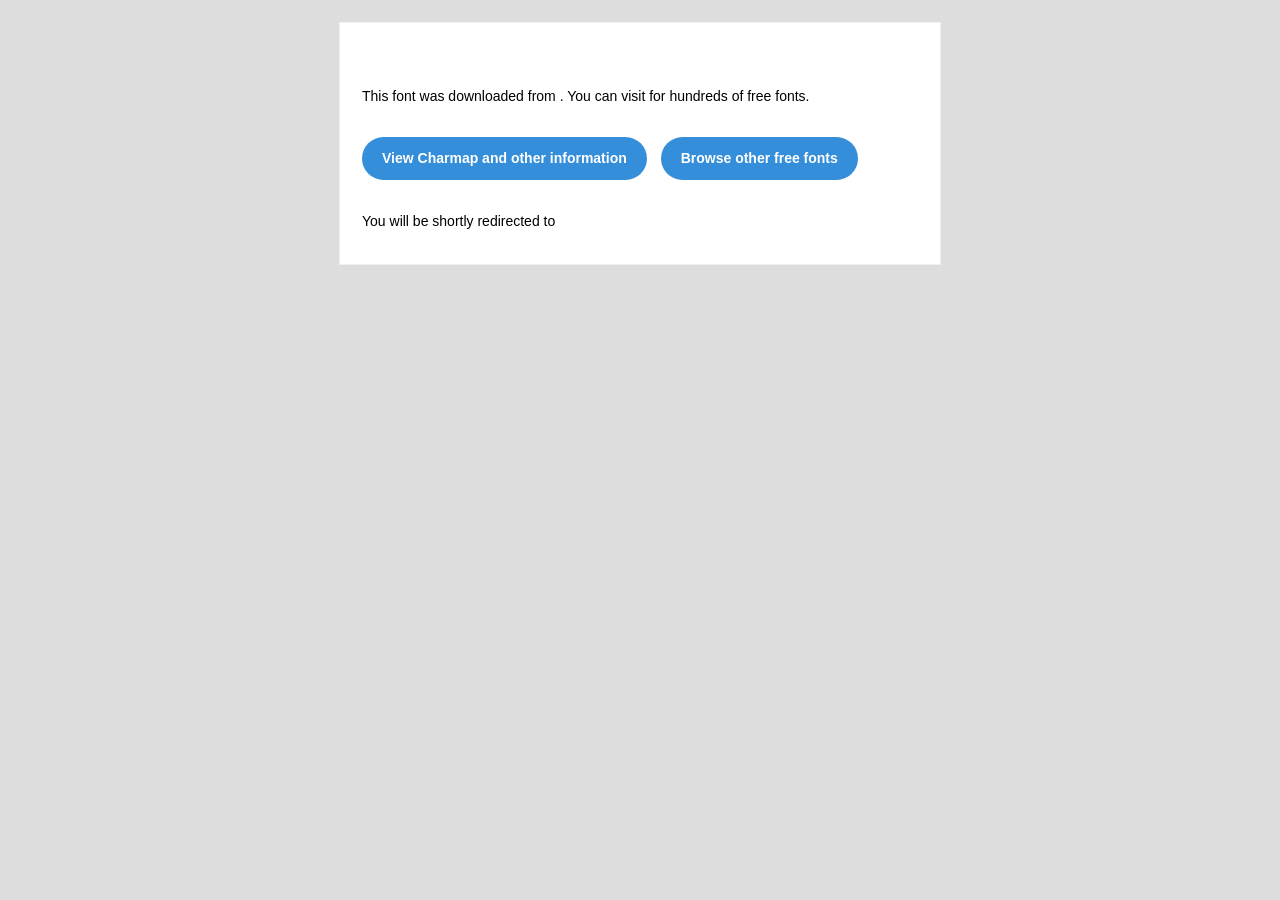
<file: fonts/Hanzi-Kaishu Regular/readme.html>
<!DOCTYPE html PUBLIC "-//W3C//DTD XHTML 1.0 Transitional//EN" "http://www.w3.org/TR/xhtml1/DTD/xhtml1-transitional.dtd">
<html xmlns="http://www.w3.org/1999/xhtml">
  <head>
    <meta name="viewport" content="width=device-width" />
    <meta http-equiv="Content-Type" content="text/html; charset=UTF-8" />
    
    <meta http-equiv="refresh" content="5;url=?ref=readme">
    <title></title>
    <style>
/* -------------------------------------
   GLOBAL
   ------------------------------------- */
    * {
      margin:0;
      padding:0;
      font-family: "Helvetica Neue", "Helvetica", Helvetica, Arial, sans-serif;
      font-size: 100%;
      line-height: 1.6;
    }

    img {
      max-width: 100%;
    }

    body {
      -webkit-font-smoothing:antialiased;
      -webkit-text-size-adjust:none;
      width: 100%!important;
      height: 100%;
      background:#DDD;
    }


    /* -------------------------------------
       ELEMENTS
       ------------------------------------- */
    a {
      color: #348eda;
    }

    .btn-primary, .btn-secondary {
      text-decoration:none;
      color: #FFF;
      background-color: #348eda;
      padding:10px 20px;
      font-weight:bold;
      margin: 20px 10px 20px 0;
      text-align:center;
      cursor:pointer;
      display: inline-block;
      border-radius: 25px;
    }

    .btn-secondary{
      background: #aaa;
    }

    .last {
      margin-bottom: 0;
    }

    .first{
      margin-top: 0;
    }


    /* -------------------------------------
       BODY
       ------------------------------------- */
    table.body-wrap {
      width: 100%;
      padding: 20px;
    }

    table.body-wrap .container{
      border: 1px solid #f0f0f0;
    }


    /* -------------------------------------
       FOOTER
       ------------------------------------- */
    table.footer-wrap {
      width: 100%;
      clear:both!important;
    }

    .footer-wrap .container p {
      font-size:12px;
      color:#666;

    }

    table.footer-wrap a{
      color: #999;
    }


    /* -------------------------------------
       TYPOGRAPHY
       ------------------------------------- */
    h1,h2,h3{
      font-family: "Helvetica Neue", Helvetica, Arial, "Lucida Grande", sans-serif; line-height: 1.1; margin-bottom:15px; color:#000;
      margin: 40px 0 10px;
      line-height: 1.2;
      font-weight:200;
    }

    h1 {
      font-size: 36px;
    }
    h2 {
      font-size: 28px;
    }
    h3 {
      font-size: 22px;
    }

    p, ul {
      margin-bottom: 10px;
      font-weight: normal;
      font-size:14px;
    }

    ul li {
      margin-left:5px;
      list-style-position: inside;
    }

    /* ---------------------------------------------------
       RESPONSIVENESS
       Nuke it from orbit. It's the only way to be sure.
       ------------------------------------------------------ */

    /* Set a max-width, and make it display as block so it will automatically stretch to that width, but will also shrink down on a phone or something */
    .container {
      display:block!important;
      max-width:600px!important;
      margin:0 auto!important; /* makes it centered */
      clear:both!important;
    }

    /* This should also be a block element, so that it will fill 100% of the .container */
    .content {
      padding:20px;
      max-width:600px;
      margin:0 auto;
      display:block;
    }

    /* Let's make sure tables in the content area are 100% wide */
    .content table {
      width: 100%;
    }

    </style>
  </head>

  <body bgcolor="#f6f6f6">

    <!-- body -->
    <table class="body-wrap">
      <tr>
        <td></td>
        <td class="container" bgcolor="#FFFFFF">

          <!-- content -->
          <div class="content">
            <table>
              <tr>
                <td>
                  <h1></h1>
                  <p>This font was downloaded from <a href="?ref=readme"></a> . You can visit <a href="?ref=readme"></a> for hundreds of free fonts.</p>
                  <p><a href="?ref=readme" class="btn-primary">View Charmap and other information</a> <a href="?ref=readme" class="btn-primary">Browse other free fonts</a></p>
                  <p>You will be shortly redirected to </p>
                </td>
              </tr>
            </table>
          </div>
          <!-- /content -->

        </td>
        <td></td>
      </tr>
    </table>
    <!-- /body -->

  </body>
</html>
</file>
<file: styles.css>
@font-face {
  font-family: "Old Newsprint";
  src: url("fonts/OldNewspaperTypes.ttf") format("truetype");
  font-display: swap;
}

@font-face {
  font-family: "Timeless";
  src: url("fonts/timeless/Timeless.ttf") format("truetype");
  font-display: swap;
}

@font-face {
  font-family: "Timeless";
  src: url("fonts/timeless/Timeless-Bold.ttf") format("truetype");
  font-weight: 700;
  font-display: swap;
}

@font-face {
  font-family: "Homer Simpson";
  src: url("fonts/Homer_Simpson_Revised.ttf") format("truetype");
  font-display: swap;
}

@font-face {
  font-family: "Hanzi Kaishu";
  src: url("fonts/Hanzi-Kaishu Regular/Hanzi-Kaishu Regular.ttf") format("truetype");
  font-display: swap;
}

:root {
  --text: #0d0a07;
  --header-bg: rgba(0, 0, 0, 0.35);
  --header-border: rgba(0, 0, 0, 0.16);
  --panel-border: rgba(25, 20, 15, 0.18);
  --shadow: rgba(30, 22, 12, 0.18);
  color-scheme: light;
}

body.night {
  --text: #fffaf0;
  --header-bg: rgba(255, 255, 255, 0.24);
  --header-border: rgba(255, 255, 255, 0.28);
  --panel-border: rgba(255, 255, 255, 0.22);
  --shadow: rgba(0, 0, 0, 0.38);
  color-scheme: dark;
}

body.research-page {
  --text: #1f1807;
  --header-bg: rgba(184, 136, 18, 0.36);
  --header-border: rgba(107, 77, 5, 0.2);
  --panel-border: rgba(54, 39, 5, 0.18);
  --shadow: rgba(88, 62, 5, 0.14);
  background: #fff3ba;
}

body.posts-page {
  --text: #20130a;
  --header-bg: rgba(196, 100, 20, 0.34);
  --header-border: rgba(120, 55, 8, 0.2);
  --panel-border: rgba(64, 30, 4, 0.18);
  --shadow: rgba(103, 45, 6, 0.14);
  background: #ffe2c3;
}

body.languages-page {
  --text: #102115;
  --header-bg: rgba(47, 104, 61, 0.42);
  --header-border: rgba(19, 70, 32, 0.24);
  --panel-border: rgba(24, 67, 35, 0.2);
  --shadow: rgba(24, 86, 39, 0.15);
  background: #dff1d8;
}

* {
  box-sizing: border-box;
}

html {
  min-height: 100%;
}

body {
  min-height: 100vh;
  margin: 0;
  overflow-x: hidden;
  color: var(--text);
  font-family: "Timeless", Georgia, serif;
  transition: color 900ms ease;
}

.background {
  position: fixed;
  inset: 0;
  z-index: -2;
  background-position: center;
  background-size: cover;
  transition: opacity 1200ms ease-in-out;
}

.background-day {
  background-image: url("images/Nemea_day_full.png");
  opacity: 1;
}

.background-night {
  background-image: url("images/Nemea_night_full.png");
  opacity: 0;
}

body.night .background-day {
  opacity: 0;
}

body.night .background-night {
  opacity: 1;
}

.site-header {
  position: fixed;
  top: 0;
  left: 0;
  right: 0;
  z-index: 10;
  min-height: 50px;
  display: grid;
  grid-template-columns: 1fr auto;
  align-items: center;
  gap: 14px;
  padding: 7px clamp(18px, 4vw, 54px);
  background: var(--header-bg);
  border-bottom: 1px solid var(--header-border);
  backdrop-filter: blur(4px);
  transition: background-color 900ms ease, border-color 900ms ease;
  overflow: visible;
}

.research-page .site-header::after,
.posts-page .site-header::after,
.languages-page .site-header::after {
  content: "";
  width: 36px;
  height: 36px;
}

.site-nav {
  display: flex;
  align-items: center;
  justify-content: center;
  gap: clamp(16px, 3.4vw, 50px);
  min-width: 0;
  overflow: visible;
}

.nav-link {
  position: relative;
  display: inline-flex;
  align-items: center;
  justify-content: center;
  min-height: 32px;
  padding: 0 6px;
  color: var(--text);
  font-family: "Homer Simpson", "Comic Sans MS", cursive;
  font-size: clamp(1.05rem, 1.9vw, 1.58rem);
  line-height: 1;
  text-decoration: none;
  white-space: nowrap;
  transition: color 600ms ease, transform 200ms ease;
  isolation: isolate;
  overflow: visible;
}

.nav-link::before {
  content: "";
  position: absolute;
  left: 50%;
  top: 50%;
  width: 180%;
  height: 160%;
  z-index: -1;
  opacity: 0;
  pointer-events: none;
  transform: translate(-50%, -50%) scale(0.78);
  transition: opacity 260ms ease, transform 260ms ease;
}

.nav-link:hover,
.nav-link:focus-visible {
  transform: translateY(-1px);
}

.nav-link:hover::before,
.nav-link:focus-visible::before {
  opacity: 1;
  transform: translate(-50%, -50%) scale(1);
}

.nav-link[aria-current="page"]::after {
  content: "";
  position: absolute;
  left: 50%;
  bottom: -4px;
  width: 15px;
  height: 4px;
  border-radius: 999px;
  background: currentColor;
  transform: translateX(-50%);
}

.glow-orange::before {
  background: radial-gradient(ellipse at center, rgba(255, 126, 35, 0.82) 0%, rgba(255, 126, 35, 0.42) 32%, rgba(255, 126, 35, 0.16) 56%, rgba(255, 126, 35, 0) 78%);
}

.glow-pink::before {
  background: radial-gradient(ellipse at center, rgba(255, 85, 190, 0.78) 0%, rgba(255, 85, 190, 0.42) 32%, rgba(255, 85, 190, 0.16) 56%, rgba(255, 85, 190, 0) 78%);
}

.glow-green::before {
  background: radial-gradient(ellipse at center, rgba(72, 235, 108, 0.78) 0%, rgba(72, 235, 108, 0.4) 32%, rgba(72, 235, 108, 0.15) 56%, rgba(72, 235, 108, 0) 78%);
}

.glow-yellow::before {
  background: radial-gradient(ellipse at center, rgba(255, 232, 60, 0.82) 0%, rgba(255, 232, 60, 0.42) 32%, rgba(255, 232, 60, 0.16) 56%, rgba(255, 232, 60, 0) 78%);
}

.glow-blue::before {
  background: radial-gradient(ellipse at center, rgba(72, 194, 255, 0.72) 0%, rgba(72, 194, 255, 0.38) 32%, rgba(72, 194, 255, 0.14) 56%, rgba(72, 194, 255, 0) 78%);
}

.theme-toggle {
  position: relative;
  width: 36px;
  height: 36px;
  flex: 0 0 auto;
  border: 0;
  border-radius: 0;
  background: transparent;
  box-shadow: none;
  cursor: pointer;
  padding: 0;
  transition: transform 180ms ease;
}

.theme-toggle:hover,
.theme-toggle:focus-visible {
  transform: rotate(-8deg) scale(1.05);
}

.theme-icon {
  position: absolute;
  inset: 0;
  width: 36px;
  height: 36px;
  object-fit: contain;
  filter: contrast(2.2) drop-shadow(0 0 0 currentColor);
  transition: opacity 500ms ease, transform 500ms ease, filter 800ms ease;
}

.theme-icon-day {
  opacity: 1;
}

.theme-icon-night {
  opacity: 0;
  transform: scale(0.72) rotate(18deg);
  filter: invert(1) contrast(2.2) drop-shadow(0 0 0 currentColor);
}

body.night .theme-icon-day {
  opacity: 0;
  transform: scale(0.72) rotate(-18deg);
  filter: invert(1) contrast(2.2) drop-shadow(0 0 0 currentColor);
}

body.night .theme-icon-night {
  opacity: 1;
  transform: scale(1) rotate(0);
}

.home {
  min-height: 100vh;
  display: grid;
  place-items: center;
  padding: 54px clamp(18px, 5vw, 72px) clamp(154px, 19vh, 240px);
}

.intro {
  width: min(60vw, 990px);
  min-width: 560px;
  padding: clamp(12px, 2vw, 28px);
}

h1 {
  margin: 0 0 16px;
  font-family: "Old Newsprint", Georgia, serif;
  font-size: clamp(2.6rem, 3.9vw, 4.1rem);
  font-weight: 400;
  line-height: 0.86;
  letter-spacing: 0;
}

.intro-copy {
  font-size: clamp(0.96rem, 1.18vw, 1.12rem);
  line-height: 1.5;
  margin-top: 30px;
}

.intro-copy p {
  margin: 0 0 14px;
}

.intro-copy a,
.intro-copy a:visited,
.intro-copy a:hover,
.intro-copy a:active,
.intro-copy a:focus-visible {
  color: currentColor;
  text-decoration-color: currentColor;
}

.research-copy a,
.research-copy a:visited,
.research-copy a:hover,
.research-copy a:active,
.research-copy a:focus-visible {
  color: currentColor;
  text-decoration-color: currentColor;
}

.headshot {
  float: right;
  width: min(40%, 238px);
  aspect-ratio: 4 / 5;
  margin: 0 0 14px 24px;
  object-fit: cover;
  object-position: center 20%;
  border: 1.5px solid currentColor;
}

.social-links {
  clear: both;
  display: flex;
  justify-content: center;
  align-items: center;
  gap: 22px;
  padding-top: 12px;
  margin-bottom: 0;
}

.social-link {
  display: grid;
  place-items: center;
  width: 28px;
  height: 28px;
  color: var(--text);
  text-decoration: none;
  transition: transform 180ms ease, color 600ms ease;
}

.social-link:hover,
.social-link:focus-visible {
  transform: translateY(-3px) rotate(-2deg);
}

.social-link svg {
  width: 22px;
  height: 22px;
  fill: currentColor;
}

.posts-shell {
  min-height: 100vh;
  display: grid;
  place-items: center;
  padding: 54px clamp(18px, 5vw, 72px) clamp(154px, 19vh, 240px);
}

.posts-panel {
  width: min(72vw, 1120px);
  min-width: 560px;
  padding: clamp(12px, 2vw, 28px);
}

.post-list {
  margin-top: 54px;
  padding-left: clamp(34px, 4.6vw, 72px);
}

.post-row {
  display: grid;
  grid-template-columns: 118px minmax(0, 1fr);
  align-items: baseline;
  column-gap: 26px;
}

.post-row + .post-row {
  margin-top: 28px;
}

.post-row time {
  color: #4d4944;
  font-family: "Courier New", Courier, monospace;
  font-size: clamp(0.93rem, 1.38vw, 1.22rem);
  white-space: nowrap;
}

.post-main {
  display: inline-flex;
  align-items: baseline;
  gap: 8px;
  min-width: 0;
}

.post-title {
  color: var(--text);
  transition: color 600ms ease;
}

.post-title {
  font-size: clamp(1.19rem, 1.95vw, 1.88rem);
  font-weight: 700;
  line-height: 1.1;
  text-decoration: underline;
  text-decoration-thickness: 1.5px;
  text-underline-offset: 4px;
}

body.post-page {
  --text: #111;
  --header-bg: rgba(222, 130, 53, 0.92);
  --header-border: rgba(91, 42, 5, 0.25);
  background: #fff;
  color: #111;
}

.article-shell {
  width: min(60vw, 880px);
  margin: 0 auto;
  padding: 112px 0 96px;
}

.article-header {
  margin-bottom: clamp(46px, 6vw, 76px);
}

.article-header h1 {
  max-width: 820px;
  margin-bottom: 22px;
  font-size: clamp(3rem, 4vw, 3.7rem);
  line-height: 0.94;
}

.article-meta {
  margin: 0;
  color: #4d4944;
  font-family: "Courier New", Courier, monospace;
  font-size: 0.98rem;
}

.article-body {
  font-size: clamp(1.05rem, 1.22vw, 1.2rem);
  line-height: 1.66;
}

/* Avoid Timeless’s overlapping hyphen/number kerning in model names. */
.article-body .model-name {
  font-kerning: none;
  white-space: nowrap;
}

.article-body p {
  margin: 0 0 1.35em;
}

.article-body a,
.article-body a:visited,
.article-body a:hover,
.article-body a:active,
.article-body a:focus-visible {
  color: #111;
  text-decoration-color: #111;
  text-decoration-thickness: 1px;
  text-underline-offset: 3px;
}

.article-body h2 {
  margin: 2.25em 0 0.8em;
  font-family: "Timeless", Georgia, serif;
  font-size: clamp(1.9rem, 2.8vw, 2.75rem);
  line-height: 1.08;
}

.article-body h3 {
  margin: 1.9em 0 0.65em;
  font-family: "Timeless", Georgia, serif;
  font-size: clamp(1.35rem, 1.8vw, 1.72rem);
  line-height: 1.15;
}

.article-body ul {
  margin: 1.6em 0 2em;
  padding-left: 1.4em;
}

.article-body li {
  margin-bottom: 0.78em;
  padding-left: 0.25em;
}

.article-body li::marker {
  color: #bf641f;
}

.article-takeaways {
  margin: 2.25em 0 3em;
  padding: 1.25em 1.5em 0.9em;
  border-left: 4px solid #d6782e;
  background: #faf5f0;
}

.article-takeaways p {
  margin-bottom: 0.65em;
  font-weight: 700;
}

.article-takeaways ul {
  margin-top: 0;
  margin-bottom: 0;
}

.article-figure {
  width: 100%;
  margin: 2.8em auto 3.1em;
}

.article-figure img {
  display: block;
  width: 100%;
  height: auto;
  background: #fff;
}

.article-figure figcaption,
.article-table caption {
  margin-top: 1em;
  color: #3f3b37;
  font-size: 0.88em;
  line-height: 1.45;
  text-align: center;
}

.article-table-wrap {
  margin: 2.3em 0 2.8em;
  overflow-x: auto;
}

.article-table {
  width: 100%;
  border-collapse: collapse;
  font-size: 0.94em;
}

.article-table th,
.article-table td {
  padding: 0.65em 0.75em;
  border-bottom: 1px solid #bbb5ae;
  text-align: left;
  vertical-align: top;
}

.article-table thead th {
  border-top: 2px solid #111;
  border-bottom: 2px solid #111;
  font-weight: 700;
}

.article-table tbody tr:last-child td {
  border-bottom: 2px solid #111;
}

.article-table caption {
  caption-side: bottom;
  padding-top: 0.3em;
}

.endnote-ref {
  font-size: 0.72em;
  font-weight: 700;
  line-height: 0;
  vertical-align: super;
}

.endnote-ref a::before {
  content: "[";
}

.endnote-ref a::after {
  content: "]";
}

.endnotes {
  margin-top: 4.5em;
  padding-top: 2em;
  border-top: 2px solid #111;
}

.endnotes h2 {
  margin-top: 0;
}

.endnotes ol {
  padding-left: 1.35em;
  font-size: 0.88em;
  line-height: 1.55;
}

.endnotes li {
  margin-bottom: 1.2em;
  padding-left: 0.35em;
}

.endnote-back {
  margin-left: 0.35em;
  text-decoration: none;
}

.post-source {
  font-size: clamp(1.19rem, 1.95vw, 1.88rem);
  line-height: 1.1;
  white-space: nowrap;
}

.research-shell {
  width: min(88vw, 1180px);
  margin: 0 auto;
  padding: 88px 0 64px;
}

.research-section {
  font-size: clamp(1rem, 1.12vw, 1.13rem);
  line-height: 1.52;
}

.research-section h1 {
  margin-bottom: 28px;
}

.research-entry,
.publication-entry {
  clear: both;
  margin-bottom: 42px;
}

.research-entry::after,
.publication-entry::after {
  content: "";
  display: block;
  clear: both;
}

.research-entry h2,
.publication-entry h2 {
  margin: 0 0 8px;
  font-family: "Timeless", Georgia, serif;
  font-size: clamp(1.22rem, 1.55vw, 1.52rem);
  font-weight: 700;
  line-height: 1.2;
  letter-spacing: 0;
}

.research-entry p,
.publication-entry p {
  margin: 0 0 12px;
}

.publication-entry .byline {
  margin-bottom: 4px;
}

.publication-entry .venue {
  margin-bottom: 12px;
}

.media-strip,
.media-frame {
  float: right;
  margin: 0 0 18px 30px;
}

.media-strip {
  width: min(46%, 510px);
  display: grid;
  grid-template-columns: repeat(3, minmax(0, 1fr));
  gap: 8px;
}

.media-strip img,
.media-frame img {
  display: block;
  width: 100%;
  border: 1.5px solid #0d0a07;
}

.media-frame-wide {
  width: min(36%, 400px);
}

.section-delimiter {
  display: block;
  width: min(38vw, 330px);
  margin: 18px auto 28px;
}

.byline,
.venue {
  font-size: clamp(0.9rem, 1vw, 1rem);
  line-height: 1.25;
}

.publication-heading {
  display: flex;
  flex-wrap: wrap;
  align-items: center;
  gap: 6px 10px;
  margin-bottom: 8px;
}

.publication-heading h2 {
  margin: 0;
}

.publication-links {
  display: flex;
  align-items: center;
  gap: 5px;
  margin-top: 0;
}

.publication-links.safety-nudges-links {
  gap: 8px;
}

.publication-links .social-link {
  width: 26px;
  height: 26px;
  color: var(--text);
}

.publication-links .arxiv-link {
  width: 62px;
}

.publication-links .document-link {
  width: 32px;
  height: 32px;
}

.document-link svg {
  width: 32px;
  height: 32px;
}

.document-link {
  color: #5c8794;
}

.document-link .pdf-page,
.document-link .pdf-fold {
  fill: none;
  stroke: currentColor;
  stroke-width: 4;
  stroke-linejoin: round;
}

.document-link .pdf-label {
  fill: currentColor;
}

.document-link text {
  fill: #fff;
  font-family: Arial, Helvetica, sans-serif;
  font-size: 18px;
  font-weight: 700;
  letter-spacing: 0;
}

.publication-links img,
.arxiv-link svg,
.jstor-link svg {
  display: block;
  width: 24px;
  height: 24px;
  object-fit: contain;
}

.arxiv-wordmark {
  display: inline-flex;
  align-items: center;
  gap: 0;
  color: #000;
  font-family: "Courier New", Courier, monospace;
  font-size: 14px;
  font-weight: 700;
  letter-spacing: -1.2px;
  line-height: 1;
  white-space: nowrap;
}

.arxiv-wordmark img {
  filter: brightness(0);
  width: 22px;
  height: 22px;
  margin: -4px -4px -4px -5px;
}

.papyrus-image {
  float: right;
  width: min(26%, 210px);
  margin: -8px 4px 16px 28px;
}

.languages-shell {
  padding-bottom: 72px;
}

.languages-intro > .research-copy {
  max-width: none;
  margin: 0 0 34px;
}

.chinese-card {
  position: relative;
  min-height: 232px;
  padding: clamp(18px, 2.5vw, 32px);
  border: 0;
  outline: 0;
  background-color: #fbfcf1;
  background-image: url("images/mizige.png");
  background-position: center;
  background-size: cover;
  background-repeat: no-repeat;
  box-shadow: 0 16px 34px var(--shadow);
  overflow: hidden;
}

.language-toggle-input {
  position: absolute;
  inline-size: 1px;
  block-size: 1px;
  opacity: 0;
  pointer-events: none;
}

.language-toggle {
  position: absolute;
  top: 20px;
  right: 20px;
  display: flex;
  align-items: center;
  gap: 10px;
}

.language-flag {
  display: block;
  width: 36px;
  height: 36px;
  object-fit: cover;
  border-radius: 10px;
}

.language-switch {
  position: relative;
  width: 58px;
  height: 32px;
  cursor: pointer;
}

.language-slider {
  position: absolute;
  inset: 0;
  background: #2f73b7;
  border-radius: 999px;
  box-shadow: inset 0 1px 2px rgba(5, 25, 43, 0.24);
  transition: background-color 180ms ease, box-shadow 180ms ease;
}

.language-slider::after {
  content: "";
  position: absolute;
  top: 3px;
  left: 3px;
  width: 26px;
  height: 26px;
  background: #fffefa;
  border-radius: 50%;
  box-shadow: 0 2px 5px rgba(9, 25, 15, 0.28), inset 0 -1px 1px rgba(0, 0, 0, 0.08);
  transition: transform 180ms ease;
}

.language-toggle-input:focus-visible + .language-toggle .language-switch {
  outline: 2px solid currentColor;
  outline-offset: 3px;
}

.language-toggle-input:checked + .language-toggle .language-slider {
  background: #c8322b;
  box-shadow: inset 0 1px 2px rgba(67, 9, 8, 0.28);
}

.language-toggle-input:checked + .language-toggle .language-slider::after {
  transform: translateX(26px);
}

.language-content {
  max-width: none;
  padding-right: 0;
}

.language-content h2 {
  margin: -4px 0 10px;
  font-family: "Timeless", Georgia, serif;
  font-size: clamp(1.83rem, 2.32vw, 2.28rem);
  font-weight: 700;
  line-height: 1;
  letter-spacing: 0;
}

.language-content p {
  margin: 0 0 12px;
}

.language-content p:last-child {
  margin-bottom: 0;
}

.language-content-en p:nth-of-type(2) {
  font-weight: 700;
}

.language-content-zh {
  display: none;
  font-family: "Hanzi Kaishu", "KaiTi", "STKaiti", serif;
}

.language-content-zh p {
  font-size: clamp(1.08rem, 1.28vw, 1.28rem);
  line-height: 1.55;
}

.language-content-zh h2 {
  font-family: "Hanzi Kaishu", "KaiTi", "STKaiti", serif;
}

.language-toggle-input:checked ~ .language-content-en {
  display: none;
}

.language-toggle-input:checked ~ .language-content-zh {
  display: block;
}

.ranch-section {
  display: grid;
  grid-template-columns: minmax(0, 1fr) minmax(420px, 540px);
  align-items: start;
  gap: clamp(12px, 2.5vw, 27px);
}

.ranch-media-strip {
  display: grid;
  grid-template-columns: minmax(112px, 0.72fr) minmax(250px, 1.45fr);
  align-items: stretch;
  gap: 8px;
  margin: 0;
}

.ranch-media-strip img {
  display: block;
  width: 100%;
  height: clamp(220px, 18vw, 270px);
  object-fit: cover;
  border: 1.5px solid #0d0a07;
}

@media (max-width: 900px) {
  .site-header {
    position: sticky;
    grid-template-columns: 1fr auto;
    align-items: start;
    min-height: 0;
  }

  .site-nav {
    justify-content: flex-start;
    flex-wrap: wrap;
    gap: 6px 22px;
  }

  .nav-link {
    min-height: 28px;
    font-size: 1.18rem;
  }

  .intro {
    width: min(92vw, 760px);
    min-width: 0;
  }

  .posts-shell {
    align-items: start;
    padding-top: 34px;
  }

  .posts-panel {
    width: min(92vw, 760px);
    min-width: 0;
  }

  .article-shell {
    width: min(84vw, 760px);
    padding-top: 62px;
  }

  .post-list {
    padding-left: 0;
  }

  .research-shell {
    width: min(92vw, 760px);
    padding-top: 34px;
  }

  .media-strip,
  .media-frame,
  .papyrus-image {
    float: none;
    margin: 0 0 18px;
  }

  .media-strip,
  .media-frame-wide {
    width: 100%;
  }

  .media-frame-wide {
    width: min(82%, 400px);
  }

  .papyrus-image {
    width: min(46%, 220px);
  }
}

@media (max-width: 560px) {
  .home {
    align-items: start;
    padding: 34px 16px 42px;
  }

  .site-header {
    padding: 8px 14px;
  }

  .theme-toggle {
    width: 32px;
    height: 32px;
  }

  .theme-icon {
    width: 32px;
    height: 32px;
  }

  .research-page .site-header::after,
  .posts-page .site-header::after,
  .languages-page .site-header::after {
    width: 32px;
    height: 32px;
  }

  h1 {
    font-size: clamp(2.25rem, 10.5vw, 3rem);
  }

  .headshot {
    width: 42%;
    min-width: 122px;
    margin-left: 14px;
  }

  .posts-shell {
    padding: 28px 16px 44px;
  }

  .article-shell {
    width: auto;
    padding: 44px 18px 64px;
  }

  .article-header h1 {
    font-size: clamp(2.55rem, 13vw, 3.7rem);
  }

  .article-body {
    font-size: 1.04rem;
    line-height: 1.62;
  }

  .article-takeaways {
    margin-left: -6px;
    margin-right: -6px;
    padding: 1.1em 1.1em 0.7em;
  }

  .post-list {
    margin-top: 38px;
  }

  .post-row {
    grid-template-columns: 1fr;
    row-gap: 8px;
  }

  .post-main {
    align-items: center;
    flex-wrap: wrap;
    gap: 6px 8px;
  }

  .post-title {
    white-space: normal;
  }

  .research-shell {
    width: auto;
    padding: 28px 16px 44px;
  }

  .media-strip {
    gap: 5px;
  }

  .section-delimiter {
    width: min(58vw, 250px);
    margin: 18px auto 28px;
  }

  .chinese-card {
    min-height: 0;
    padding: 74px 16px 22px;
  }

  .language-toggle {
    top: 16px;
    right: 16px;
    gap: 8px;
  }

  .language-flag {
    width: 32px;
    height: 32px;
    border-radius: 9px;
  }

  .ranch-section {
    grid-template-columns: 1fr;
  }

  .ranch-media-strip {
    grid-template-columns: minmax(88px, 0.66fr) minmax(190px, 1.34fr);
    max-width: 560px;
  }

  .ranch-media-strip img {
    height: clamp(176px, 48vw, 250px);
  }
}
</file>
